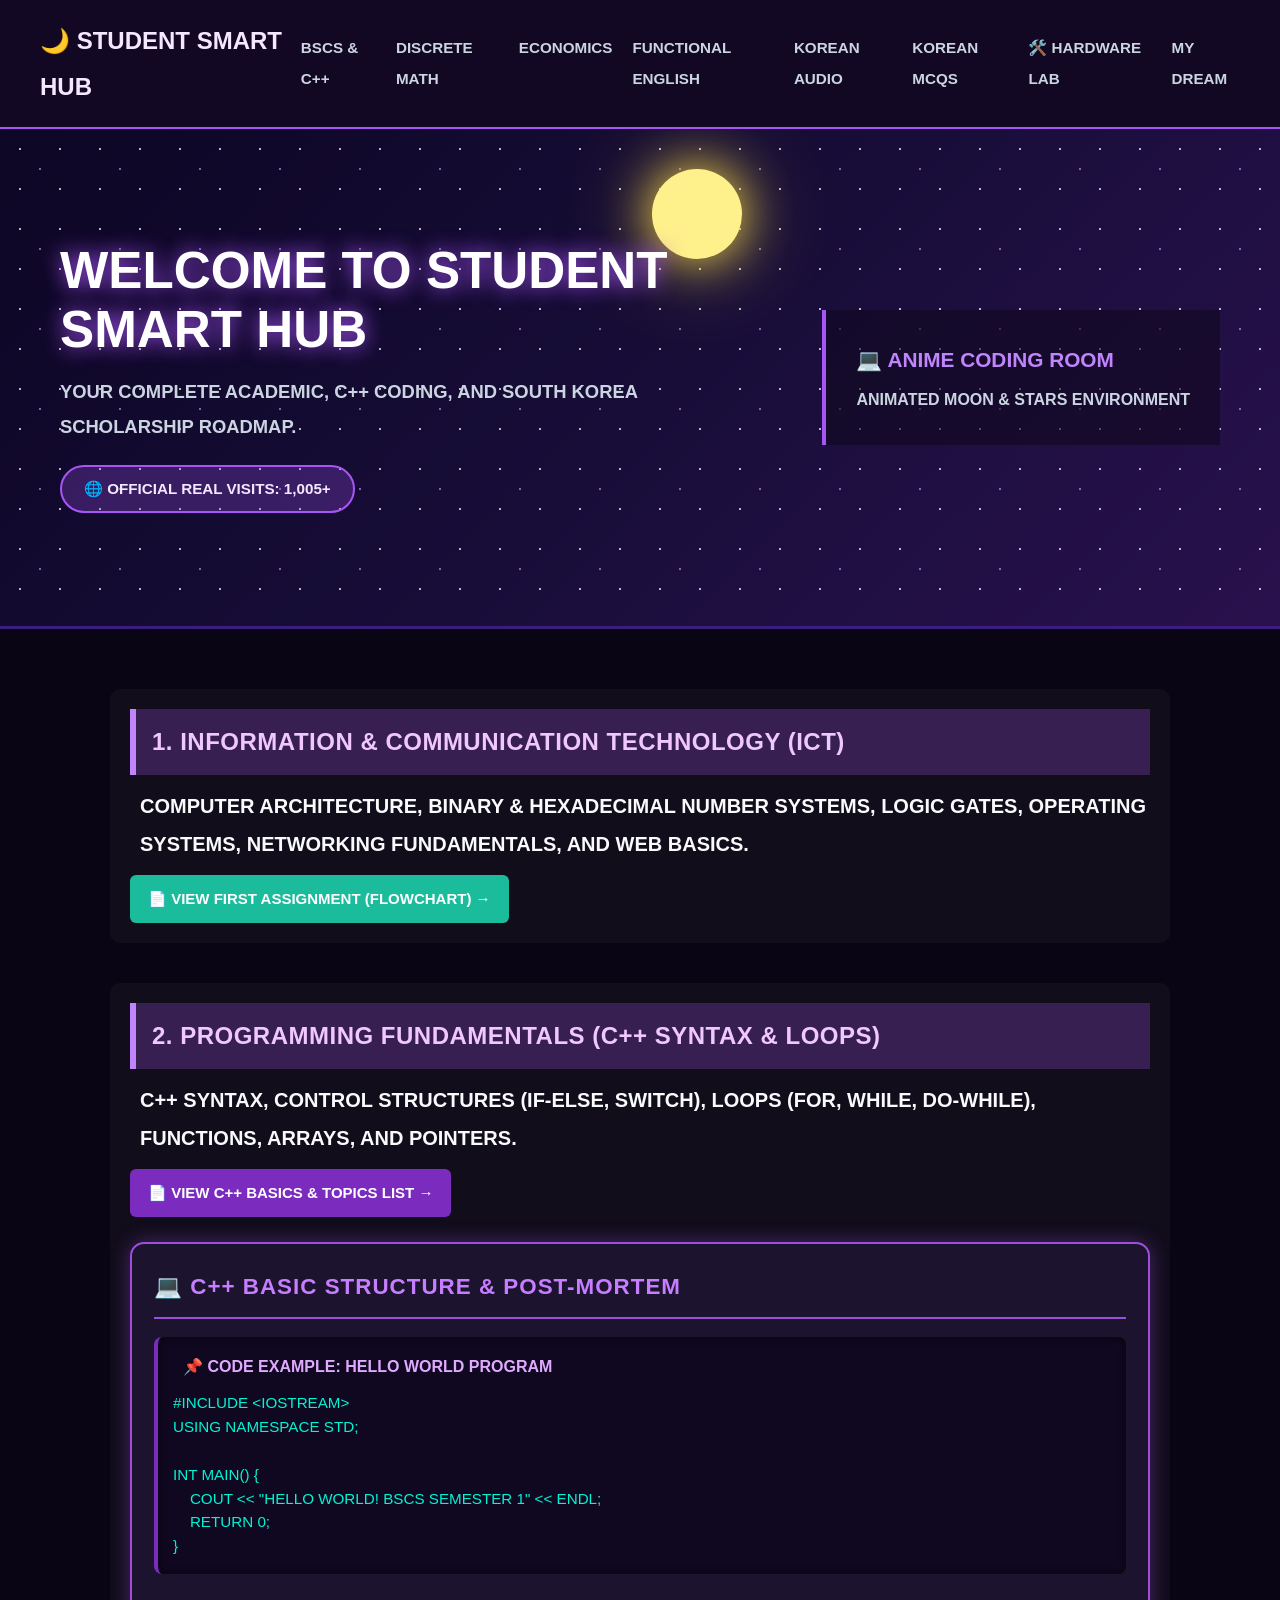
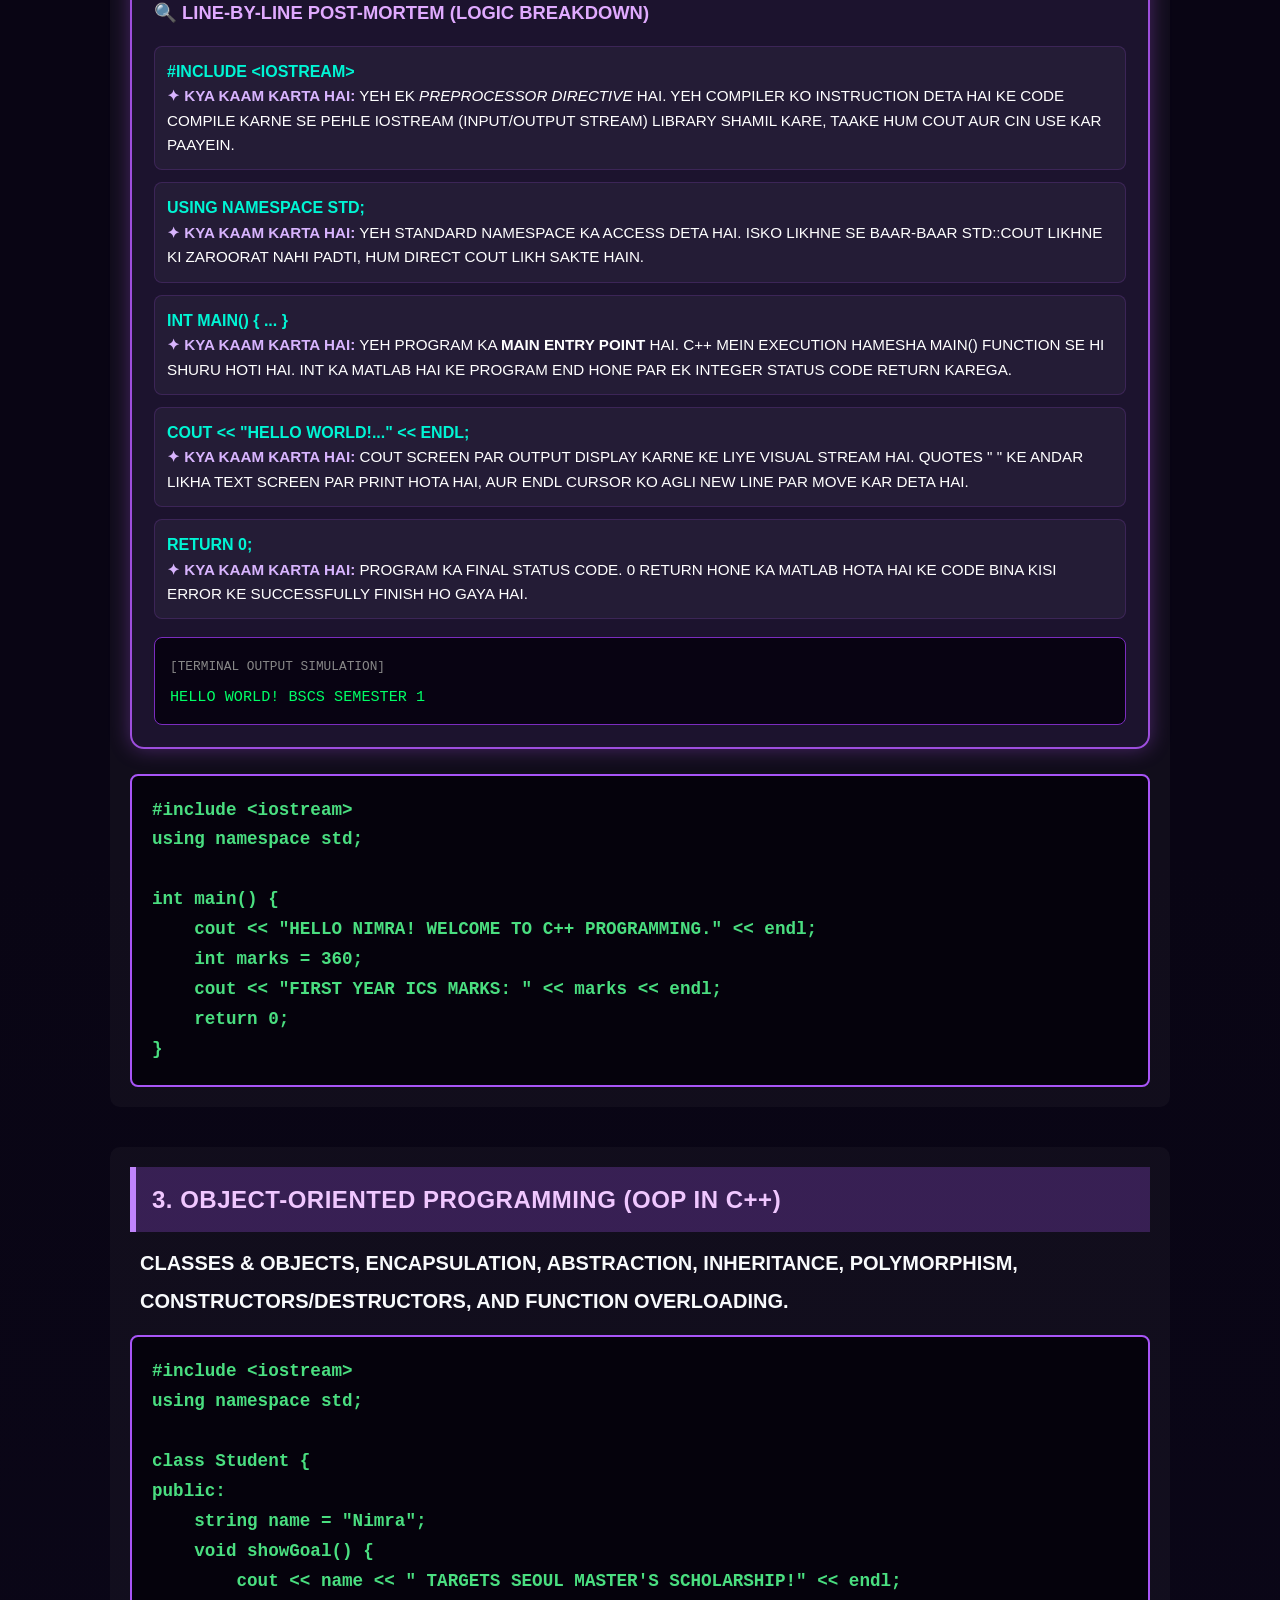
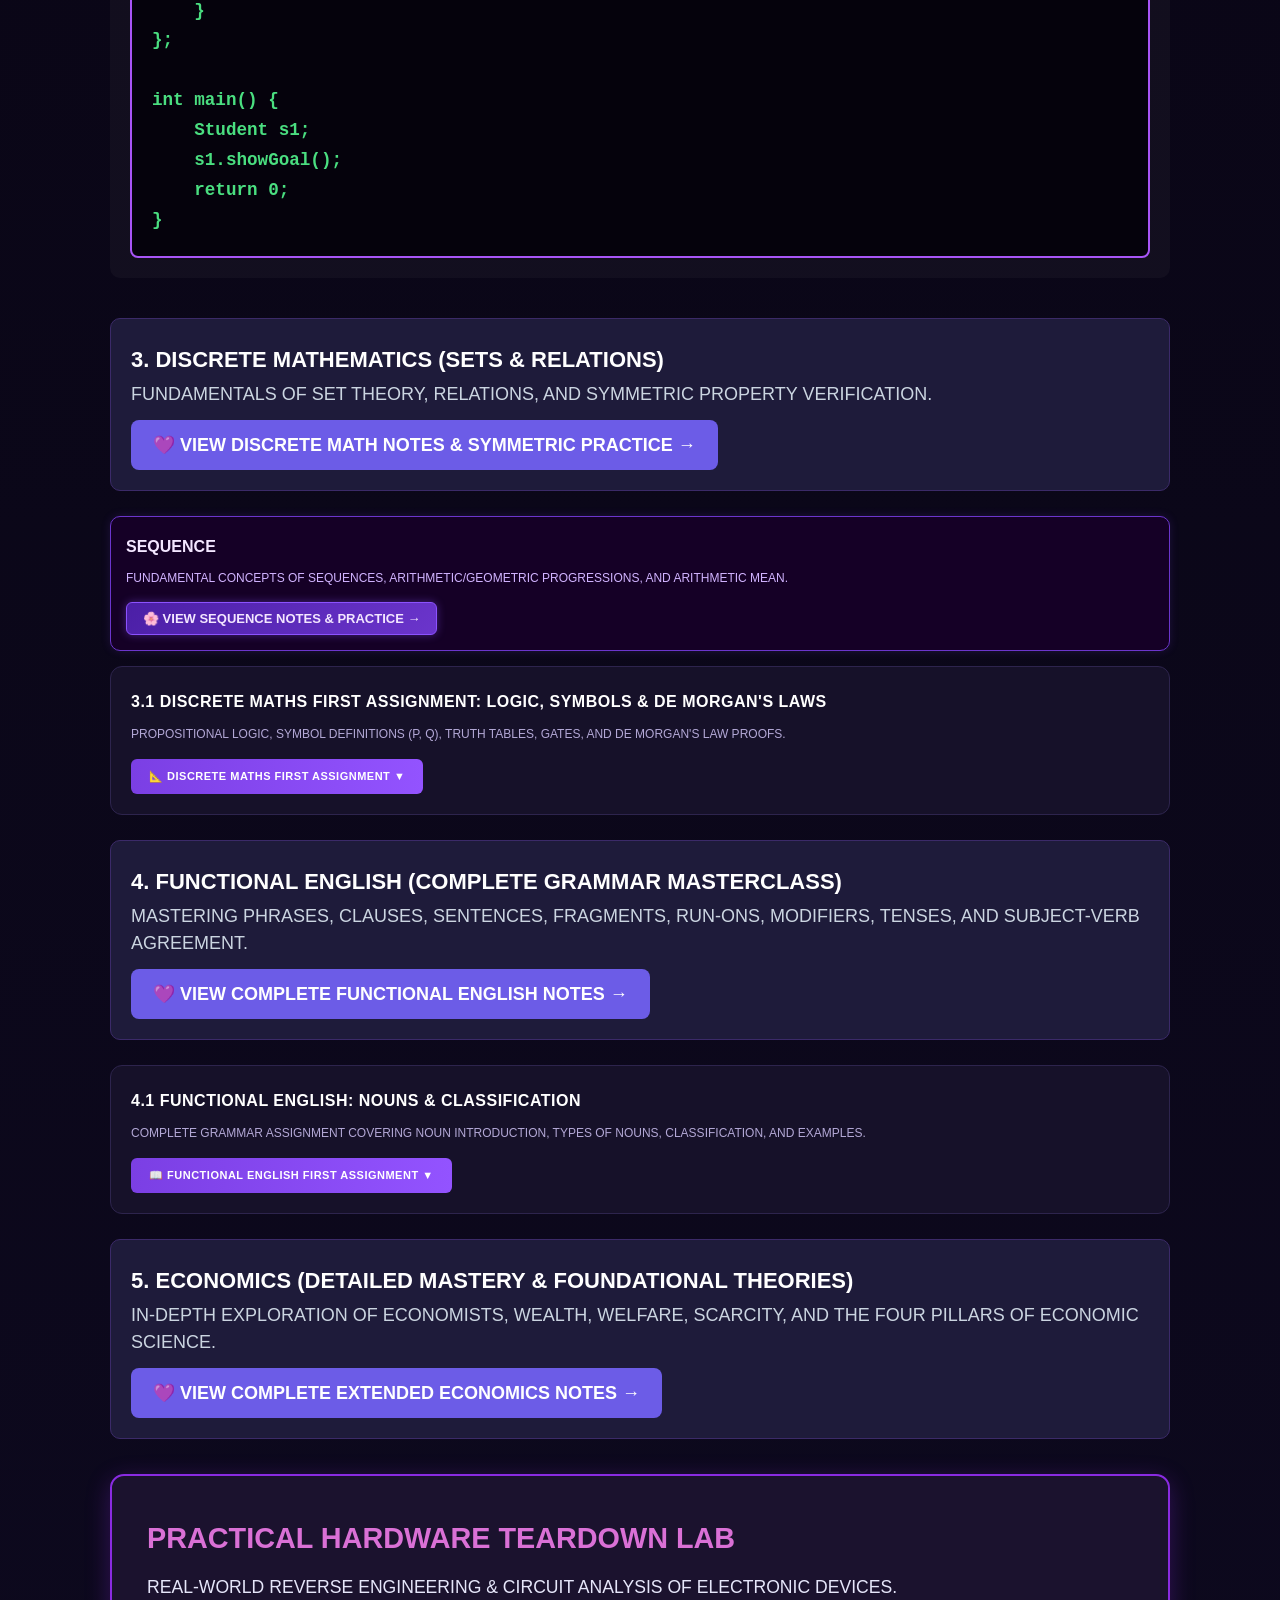
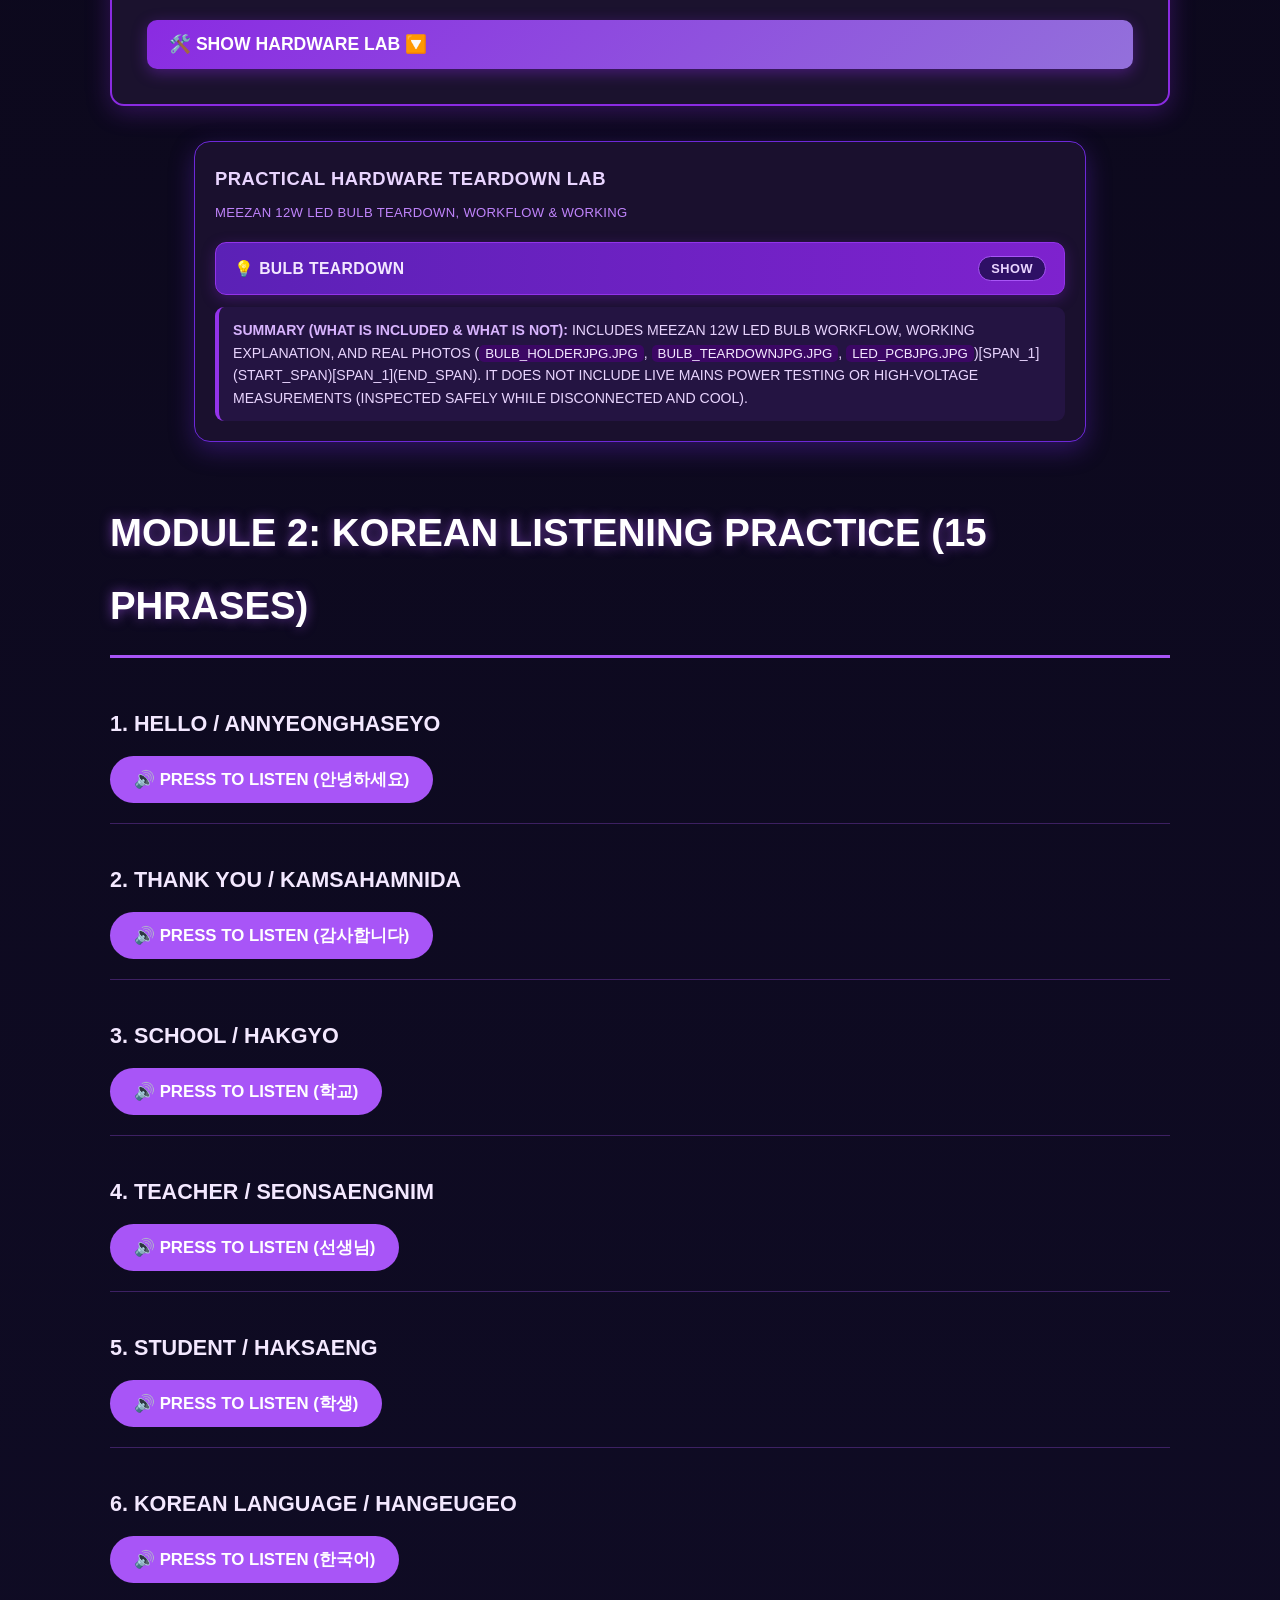
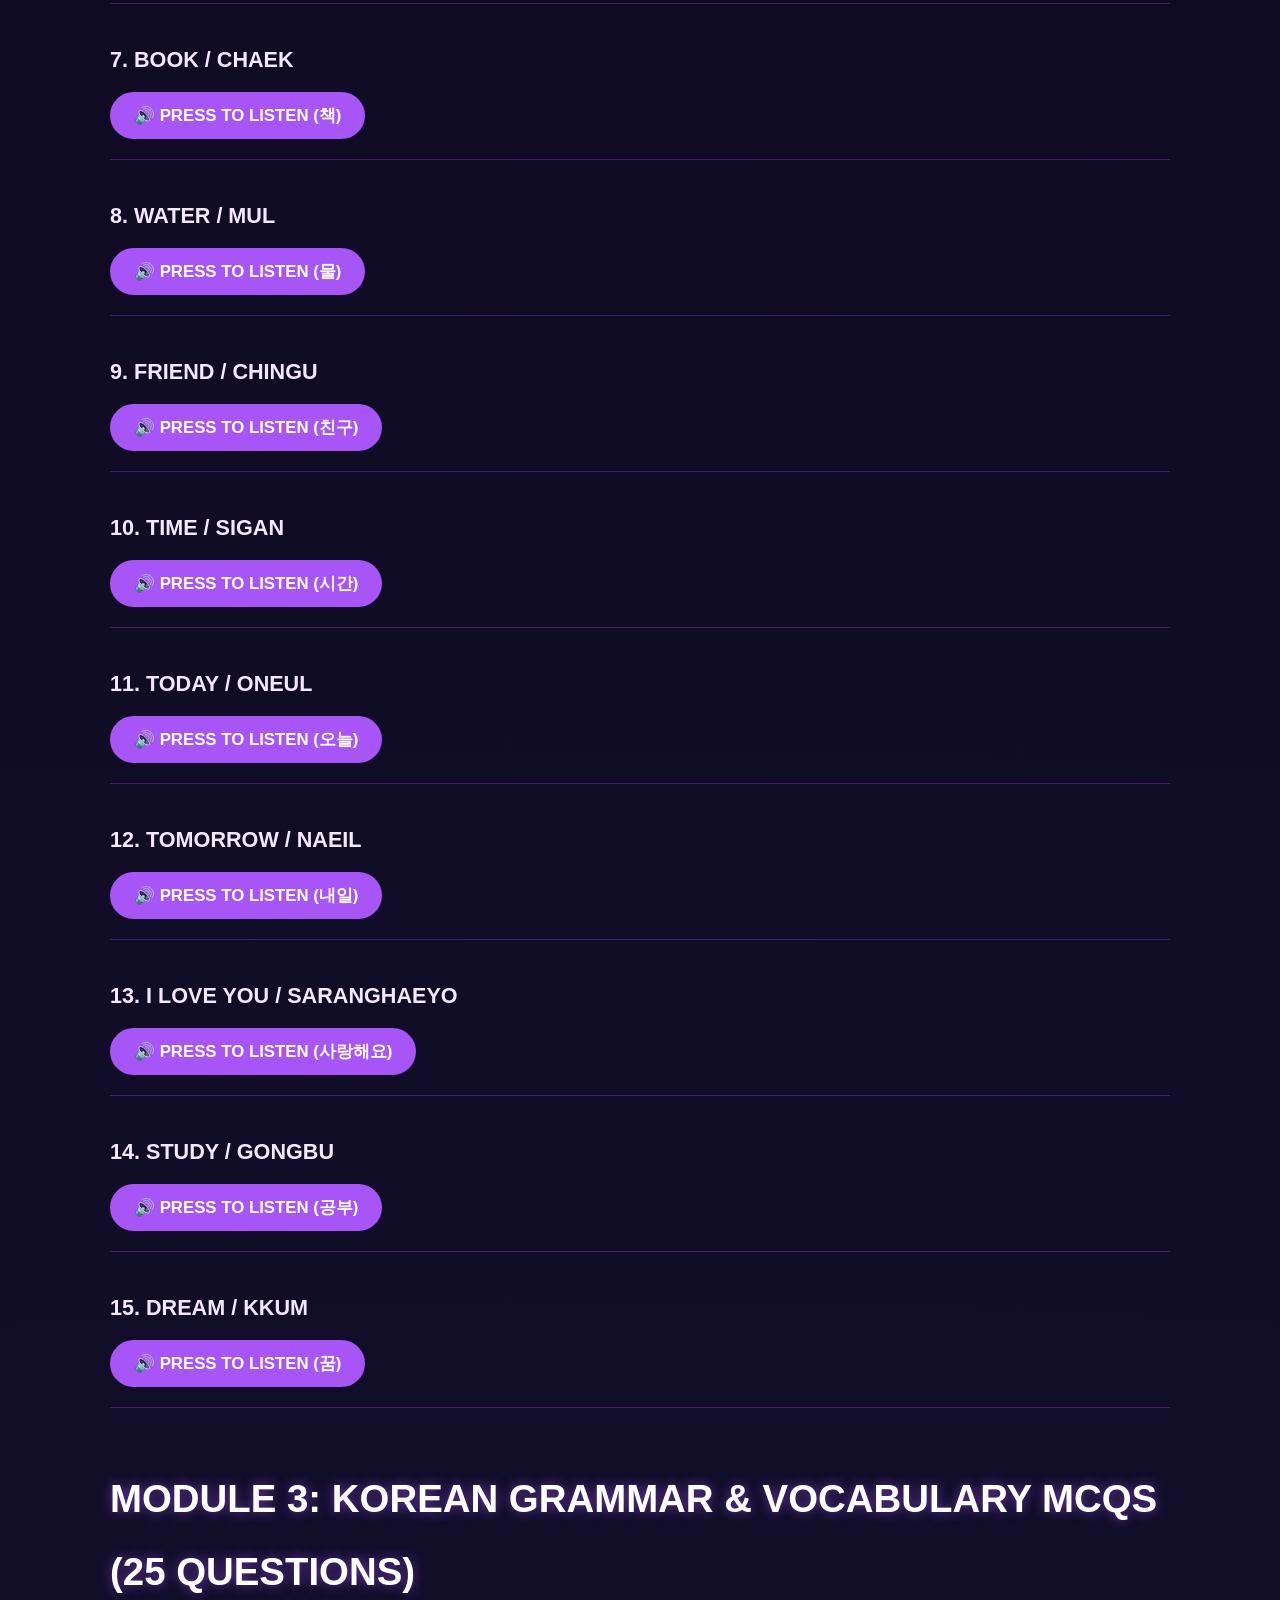
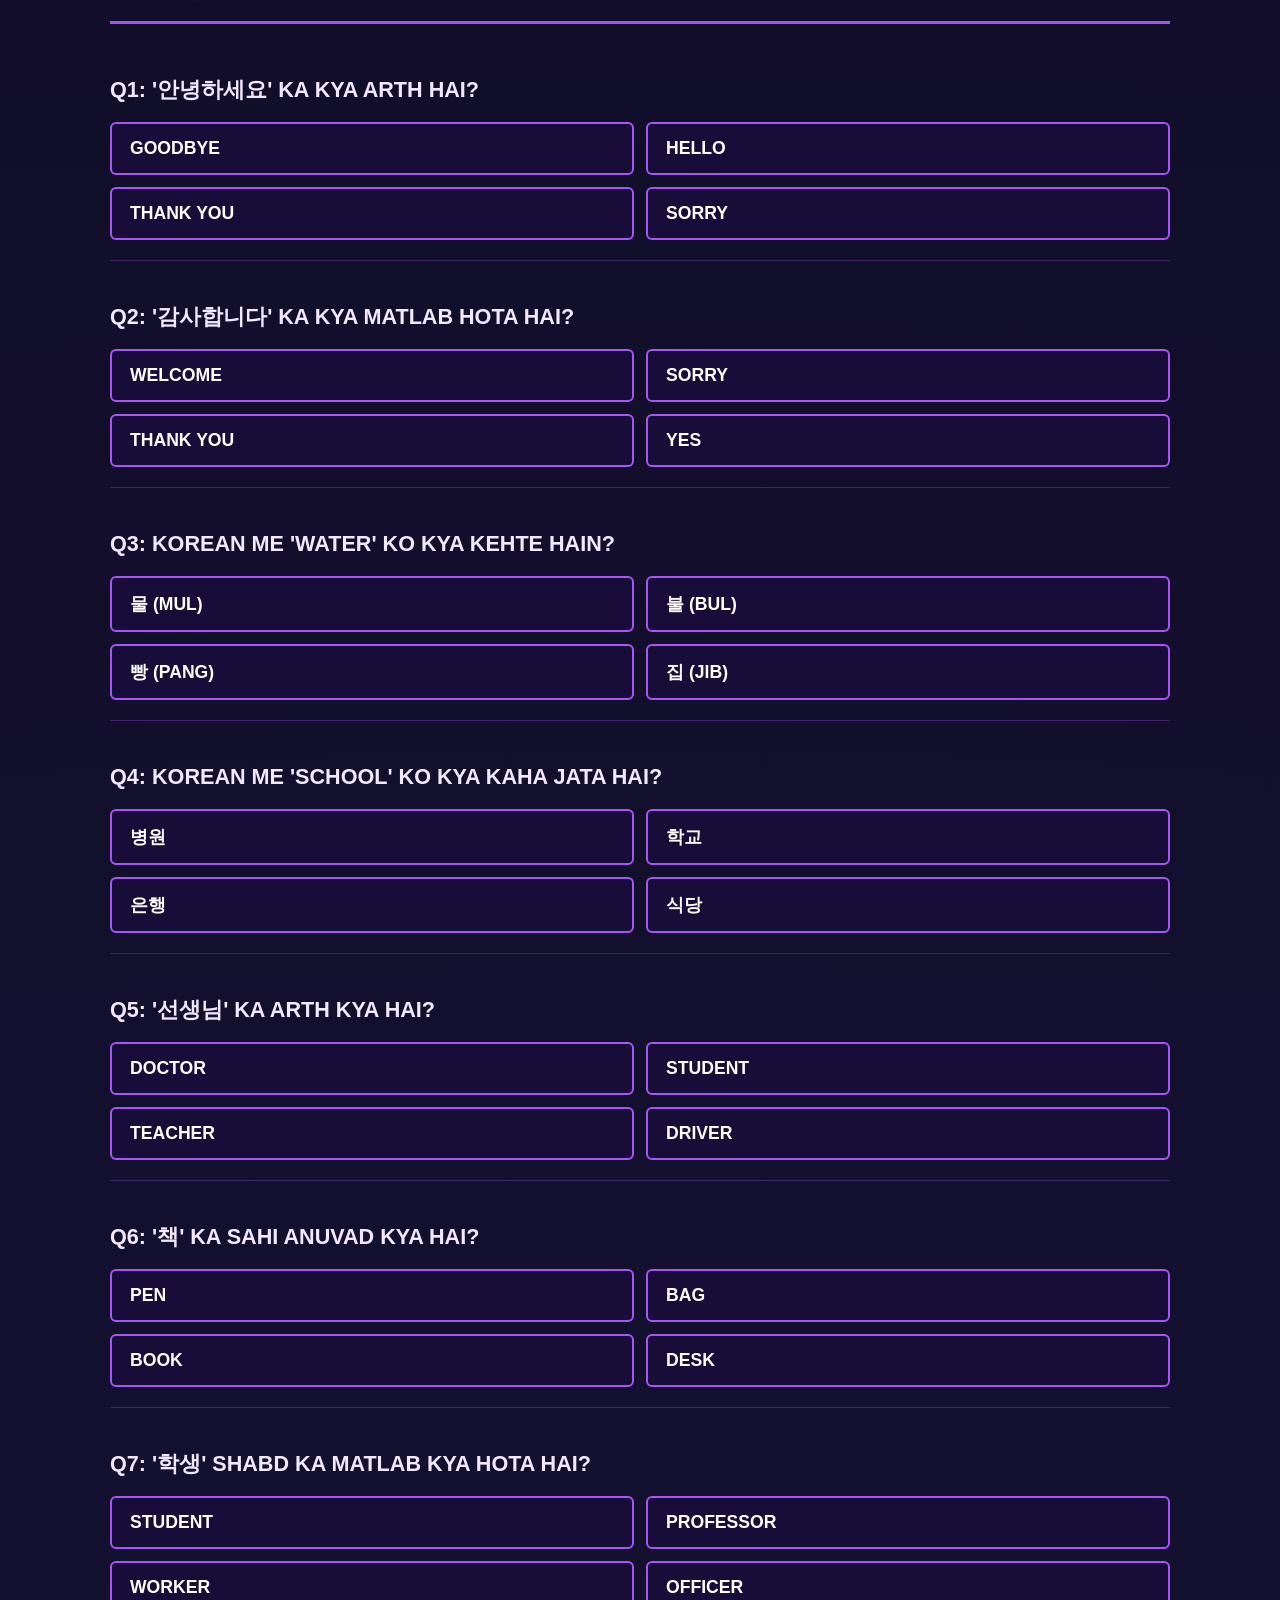
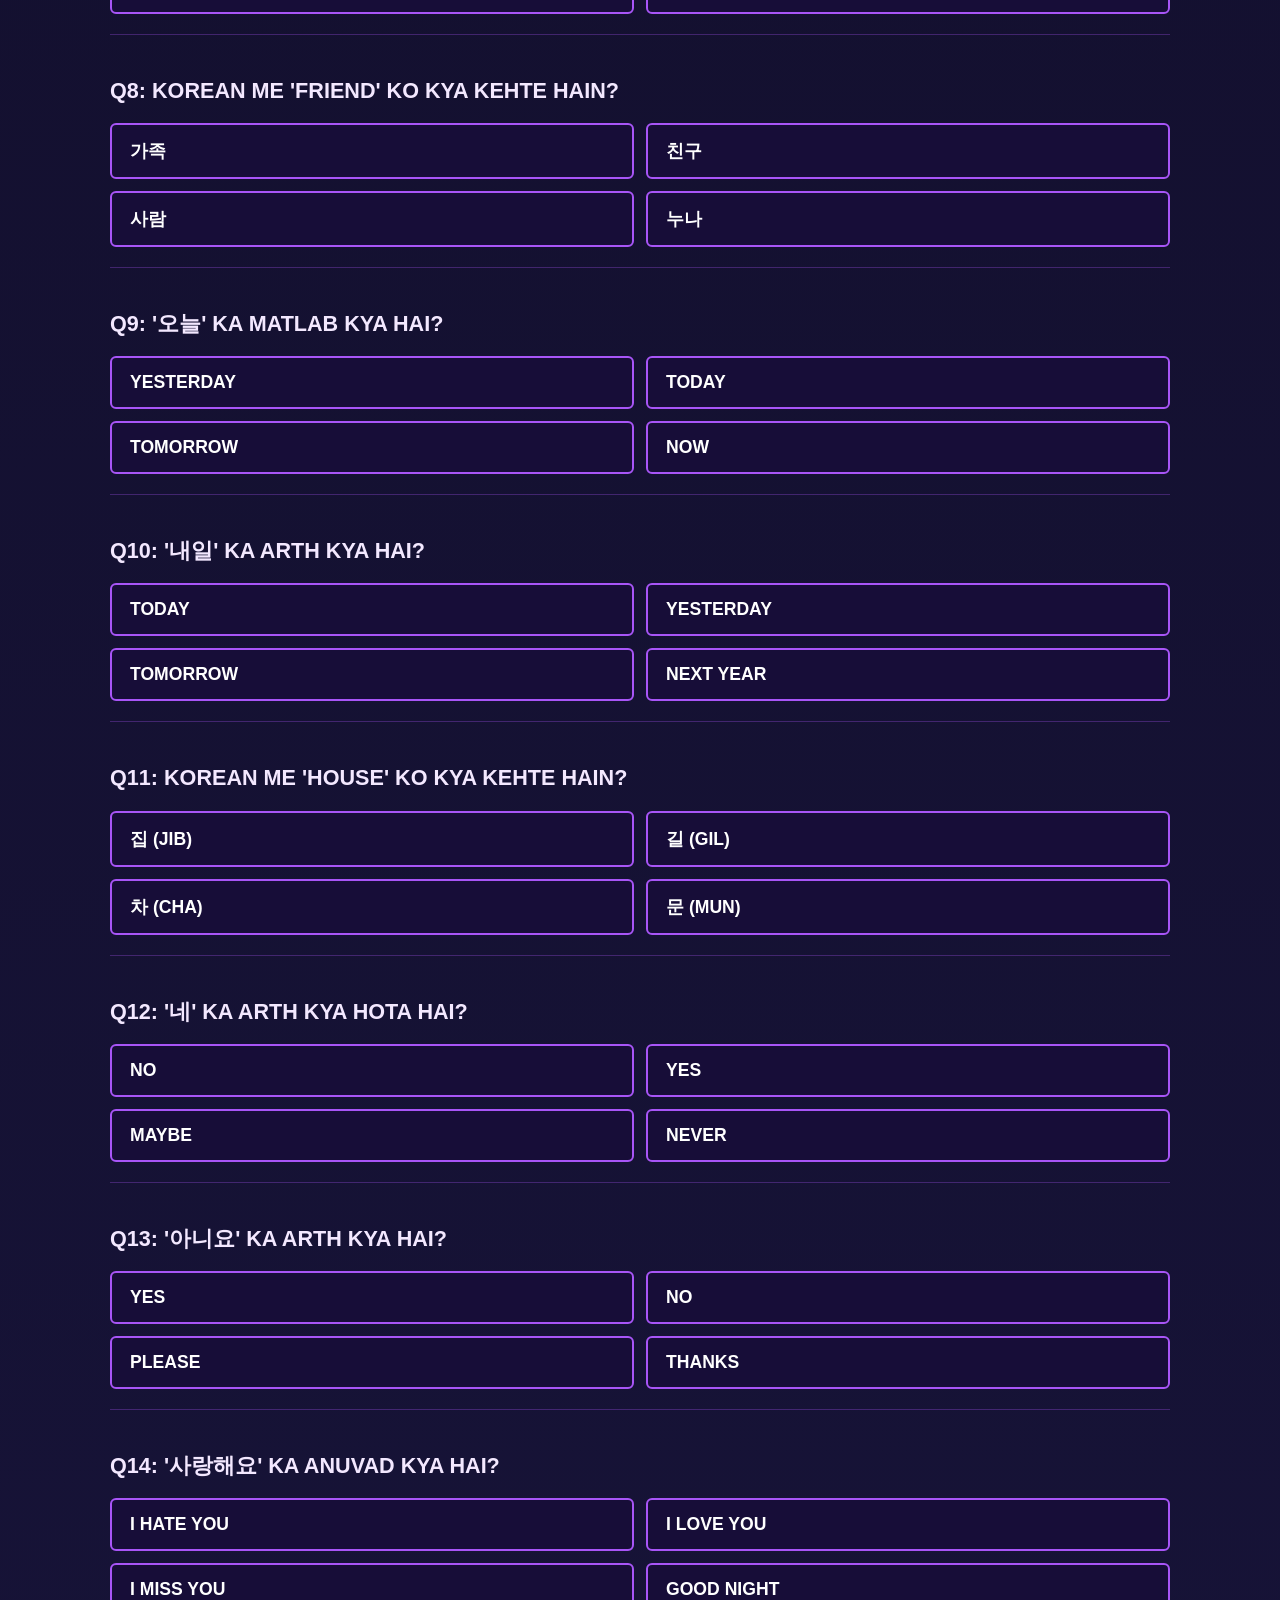
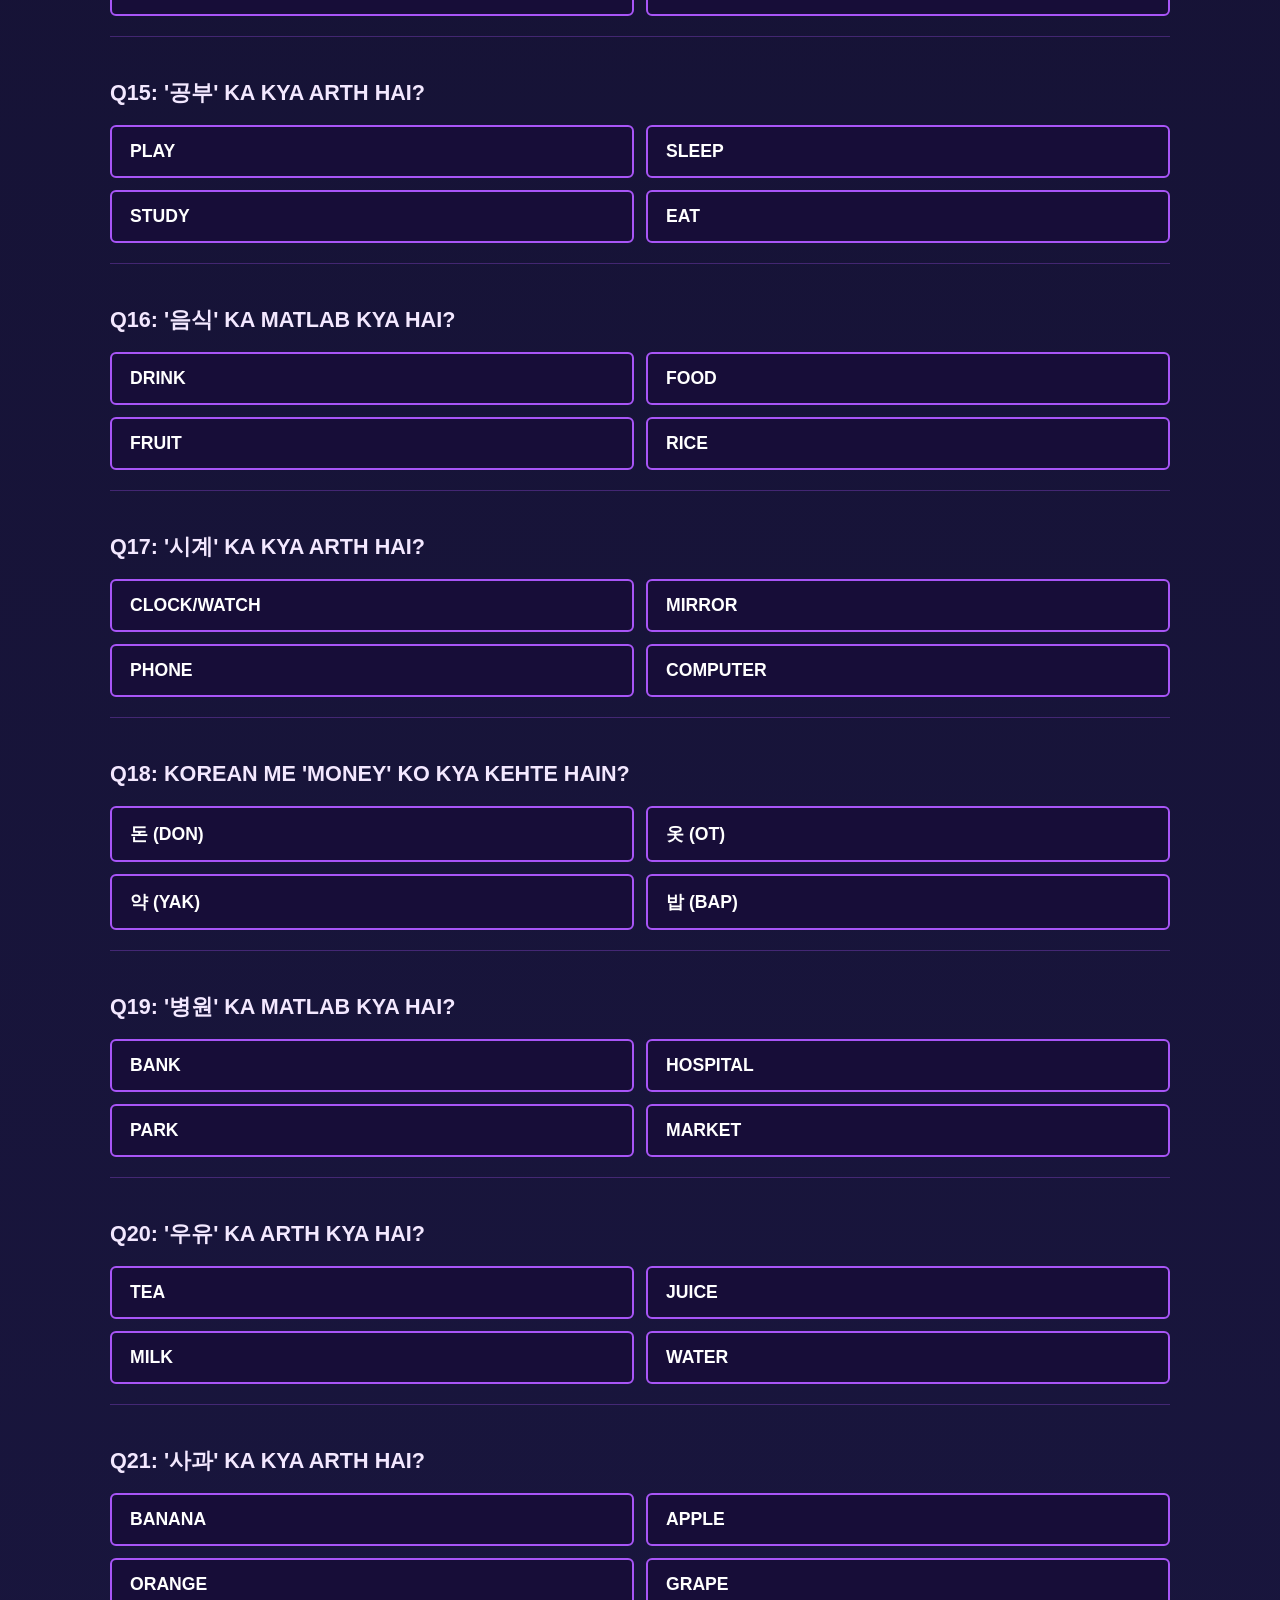
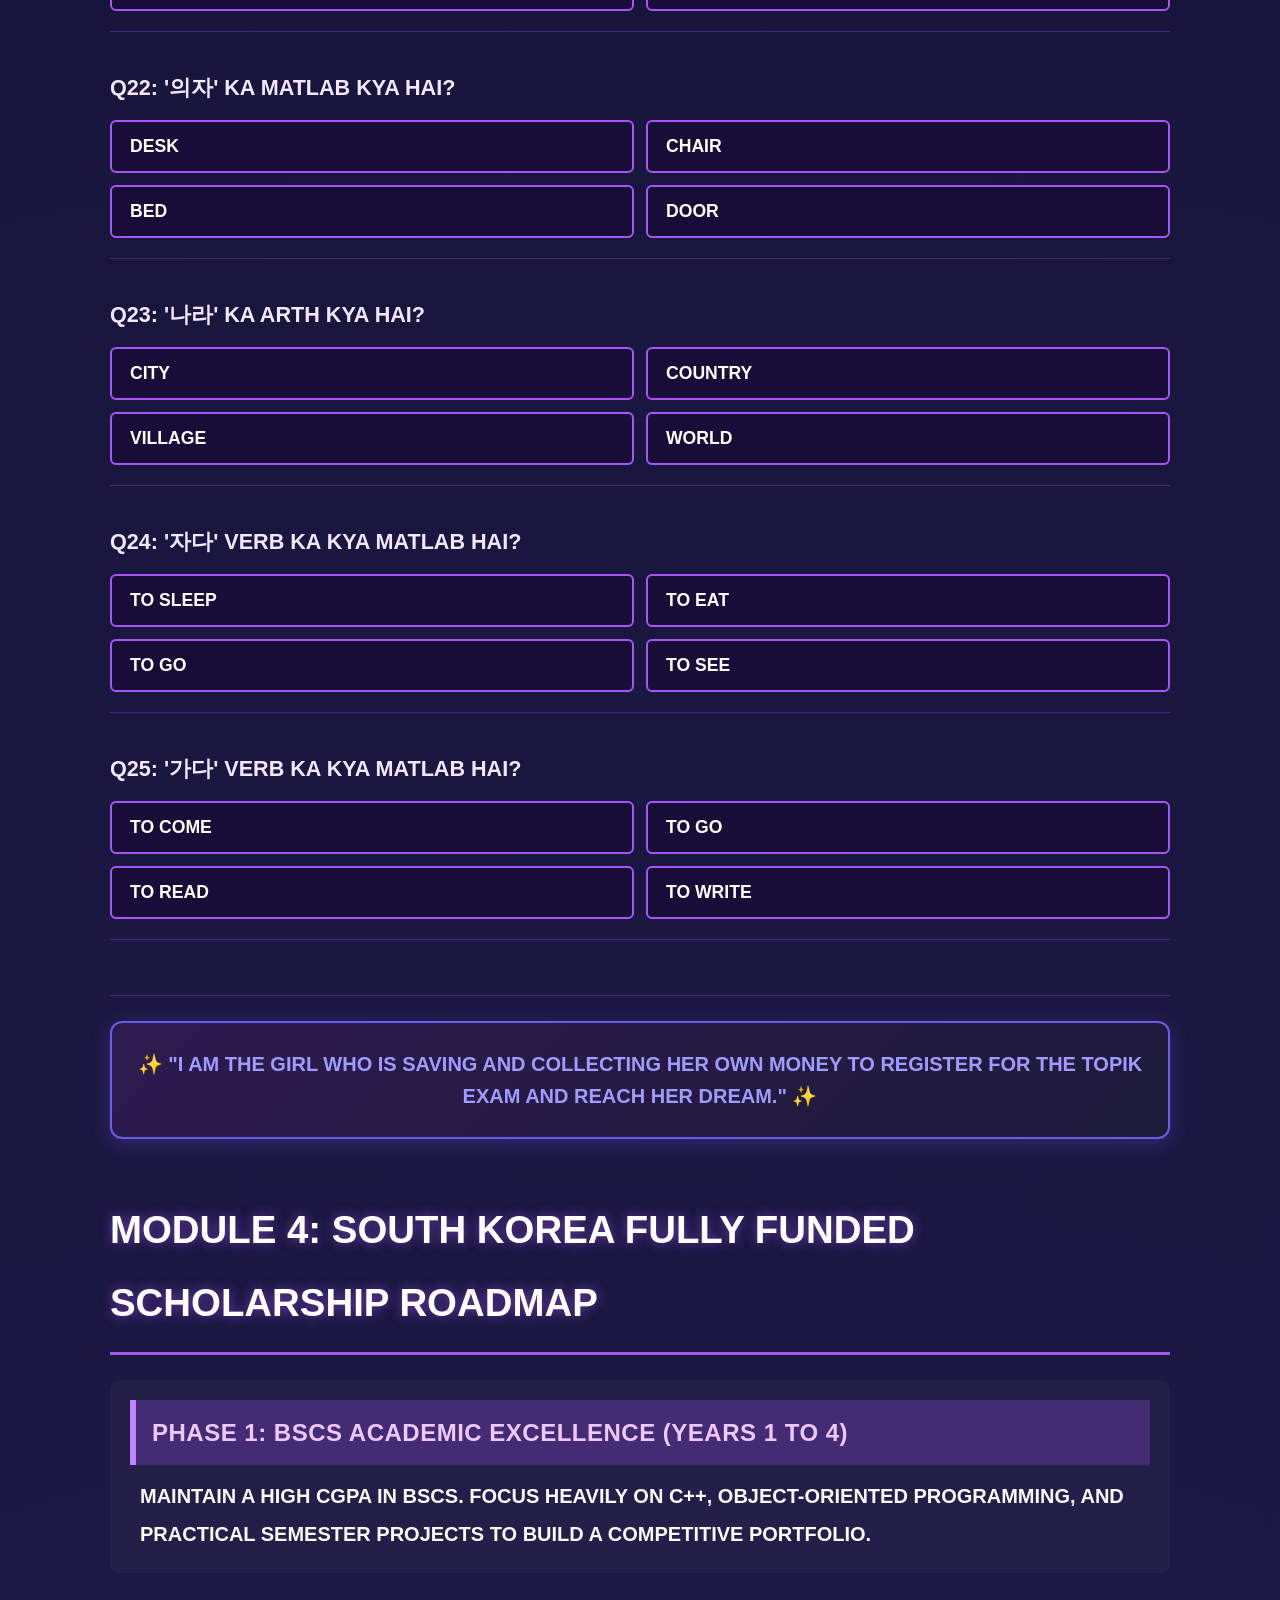
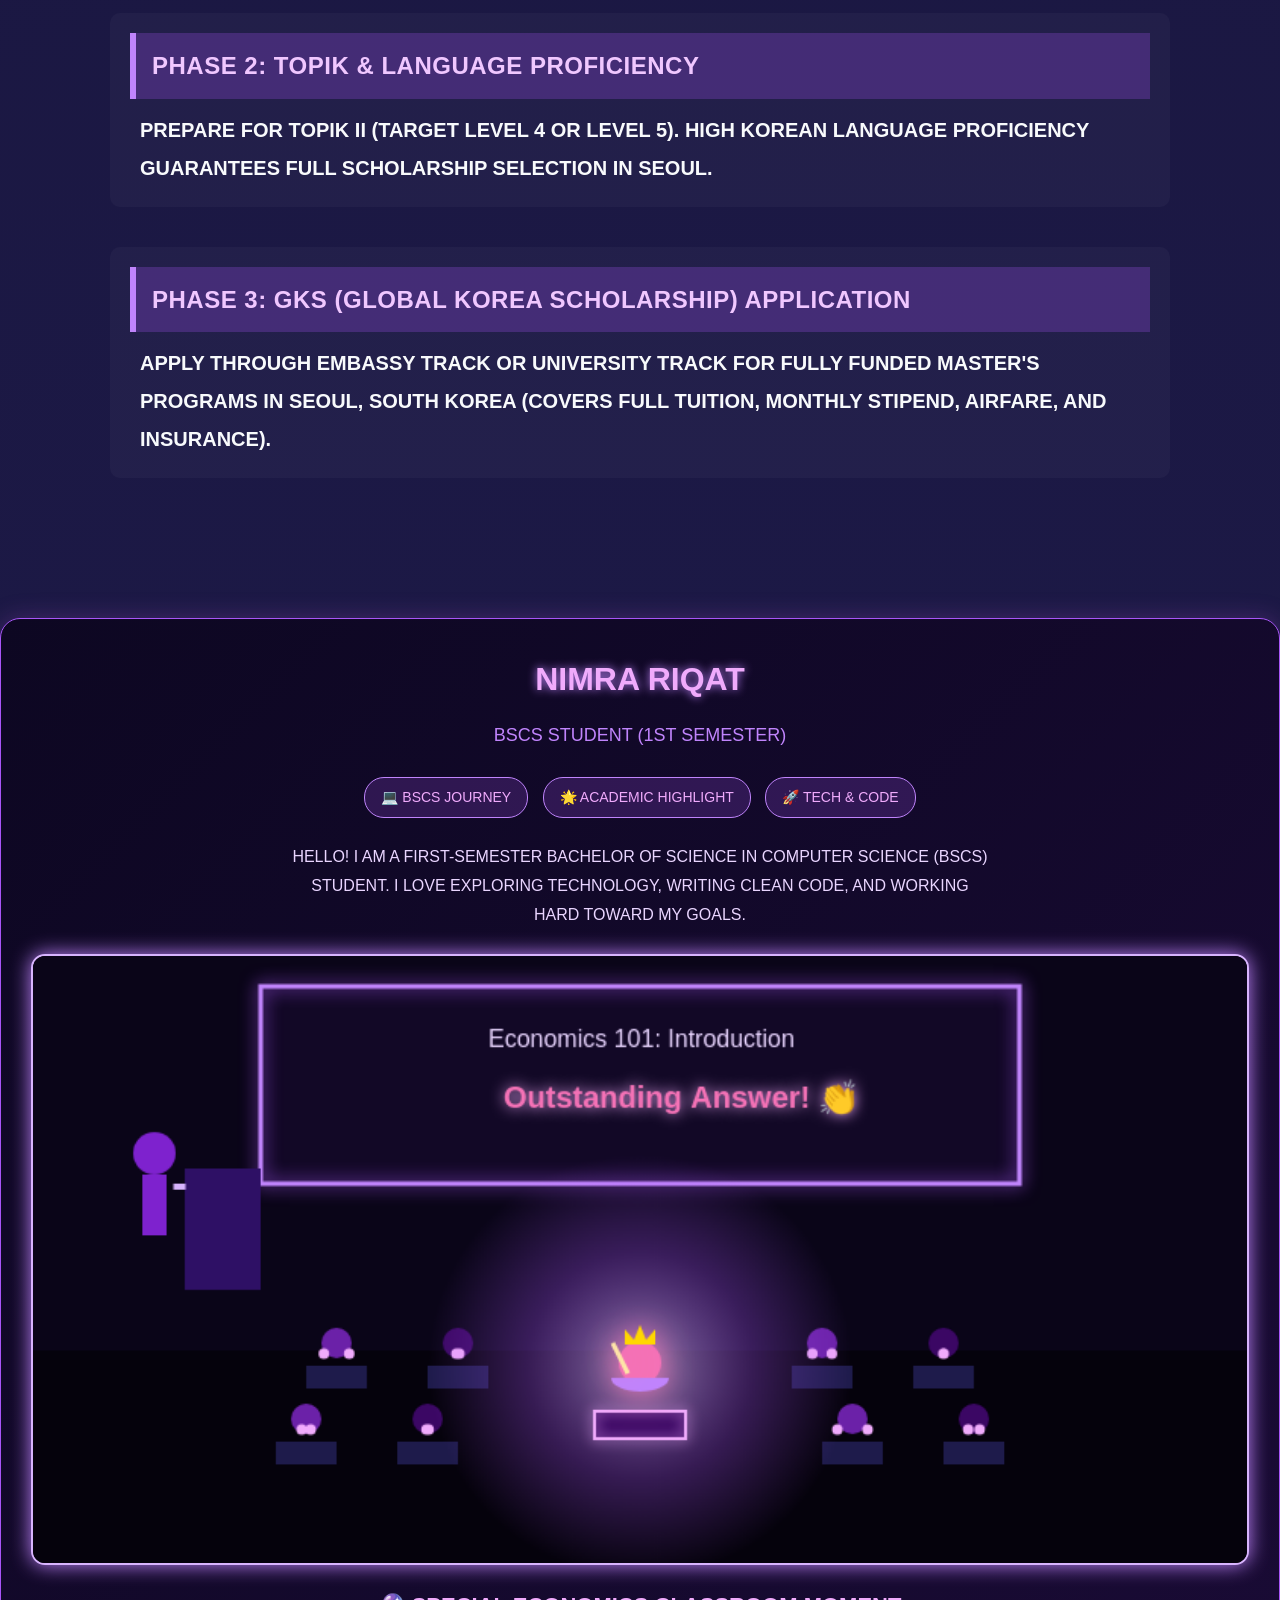
<file: index.html>
<!DOCTYPE html>
<html lang="en">
<head>
    <meta charset="UTF-8">
    <meta name="viewport" content="width=device-width, initial-scale=1.0">
    <title>STUDENT SMART HUB</title>
    <style>
        * {
            margin: 0;
            padding: 0;
            box-sizing: border-box;
            font-family: 'Segoe UI', Tahoma, Geneva, Verdana, sans-serif;
            text-transform: UPPERCASE;
        }

        body {
            background-color: #0b0719;
            color: #ffffff;
            overflow-x: hidden;
            line-height: 1.9;
        }

        /* TOP NAVBAR */
        .navbar {
            display: flex;
            justify-content: space-between;
            align-items: center;
            padding: 18px 40px;
            background: #120824;
            border-bottom: 2px solid #a855f7;
            position: sticky;
            top: 0;
            z-index: 100;
        }

        .nav-brand {
            font-size: 1.5rem;
            font-weight: 900;
            color: #f3e8ff;
        }

        .nav-links {
            display: flex;
            gap: 20px;
            list-style: none;
        }

        .nav-links a {
            color: #cbd5e1;
            text-decoration: none;
            font-size: 0.95rem;
            font-weight: 900;
        }

        .nav-links a:hover {
            color: #c084fc;
        }

        /* ANIME ROOM HERO SECTION */
        .hero-banner {
            position: relative;
            width: 100%;
            min-height: 500px;
            background: linear-gradient(135deg, #0d0624 0%, #170d38 50%, #29114d 100%);
            display: flex;
            align-items: center;
            justify-content: space-between;
            padding: 50px 60px;
            overflow: hidden;
            border-bottom: 3px solid #3b1d7d;
        }

        .stars-bg {
            position: absolute;
            inset: 0;
            background-image: radial-gradient(#fff 1px, transparent 1px), radial-gradient(#c084fc 1.5px, transparent 1.5px);
            background-size: 40px 40px, 80px 80px;
            animation: twinkle 10s linear infinite;
            pointer-events: none;
            opacity: 0.7;
        }

        @keyframes twinkle {
            0% { background-position: 0 0, 0 0; }
            100% { background-position: 100px 200px, -200px 100px; }
        }

        .moon-art {
            position: absolute;
            top: 40px;
            right: 42%;
            width: 90px;
            height: 90px;
            background: #fef08a;
            border-radius: 50%;
            box-shadow: 0 0 50px #fde047, 0 0 100px rgba(253, 224, 71, 0.4);
            animation: moonGlow 4s ease-in-out infinite alternate;
        }

        @keyframes moonGlow {
            0% { transform: scale(1); box-shadow: 0 0 40px #fde047; }
            100% { transform: scale(1.05); box-shadow: 0 0 70px #fef08a; }
        }

        .hero-left {
            position: relative;
            z-index: 2;
            max-width: 650px;
        }

        .hero-title {
            font-size: 3.2rem;
            font-weight: 900;
            line-height: 1.15;
            margin-bottom: 15px;
            color: #ffffff;
            text-shadow: 0 0 20px #a855f7;
        }

        .hero-desc {
            font-size: 1.15rem;
            color: #cbd5e1;
            margin-bottom: 20px;
            font-weight: 800;
        }

        .visitor-badge {
            display: inline-block;
            background: rgba(168, 85, 247, 0.25);
            border: 2px solid #a855f7;
            padding: 8px 22px;
            border-radius: 30px;
            font-size: 0.95rem;
            font-weight: 900;
            color: #f3e8ff;
        }

        .hero-right {
            position: relative;
            z-index: 2;
            padding: 30px;
            border-left: 4px solid #a855f7;
            background: rgba(15, 8, 30, 0.6);
        }

        .hero-right h3 {
            color: #c084fc;
            font-size: 1.3rem;
            font-weight: 900;
        }

        /* LONG CONTINUOUS MAIN CONTAINER (VERY CLEAR & LARGE TEXT) */
        .main-container {
            width: 100%;
            max-width: 1100px;
            margin: 0 auto;
            padding: 60px 20px;
        }

        .section-header {
            font-size: 2.4rem;
            font-weight: 900;
            color: #ffffff;
            margin-top: 55px;
            margin-bottom: 25px;
            padding-bottom: 12px;
            border-bottom: 3px solid #a855f7;
            text-shadow: 0 0 12px rgba(168, 85, 247, 0.6);
        }

        .content-block {
            margin-bottom: 40px;
            background: rgba(255, 255, 255, 0.03);
            padding: 20px;
            border-radius: 10px;
        }

        /* HIGHLIGHT POINT - EXTRA LARGE & BOLD */
        .content-block strong {
            display: block;
            font-size: 1.5rem;
            font-weight: 900;
            color: #f0c7ff;
            margin-bottom: 12px;
            background: rgba(168, 85, 247, 0.25);
            padding: 10px 16px;
            border-left: 6px solid #c084fc;
            letter-spacing: 0.5px;
        }

        /* INNER POINTS - LARGE & CLEAR */
        .content-block p {
            font-size: 1.25rem;
            color: #f8fafc;
            font-weight: 800;
            padding-left: 10px;
            line-height: 1.9;
        }

        /* C++ STEP-BY-STEP CODE BOX */
        .code-box {
            background: #05020c;
            border: 2px solid #a855f7;
            border-radius: 8px;
            padding: 20px;
            margin-top: 15px;
            font-family: monospace;
            font-size: 1.1rem;
            color: #4ade80;
            overflow-x: auto;
            text-transform: none;
            font-weight: 700;
            line-height: 1.7;
            white-space: pre-wrap;
        }

        /* KOREAN EXERCISES & QUIZZES */
        .item-row {
            padding: 20px 0;
            border-bottom: 1px solid rgba(168, 85, 247, 0.3);
            margin-bottom: 15px;
        }

        .item-title {
            font-size: 1.35rem;
            font-weight: 900;
            color: #f3e8ff;
            margin-bottom: 12px;
        }

        .audio-btn {
            background: #a855f7;
            color: #ffffff;
            border: none;
            padding: 12px 24px;
            border-radius: 25px;
            font-size: 1.05rem;
            font-weight: 900;
            cursor: pointer;
            transition: background 0.2s;
        }

        .audio-btn:hover {
            background: #9333ea;
        }

        .options-grid {
            display: grid;
            grid-template-columns: 1fr 1fr;
            gap: 12px;
            margin-top: 12px;
        }

        @media(max-width: 600px) {
            .options-grid { grid-template-columns: 1fr; }
            .hero-title { font-size: 2.2rem; }
            .navbar { flex-direction: column; gap: 10px; text-align: center; }
            .hero-banner { flex-direction: column; text-align: center; }
            .hero-right { border-left: none; border-top: 4px solid #a855f7; margin-top: 20px; }
        }

        .opt-btn {
            background: #170d38;
            color: #ffffff;
            border: 2px solid #a855f7;
            padding: 14px 18px;
            border-radius: 6px;
            cursor: pointer;
            text-align: left;
            font-size: 1.1rem;
            font-weight: 900;
            transition: all 0.2s;
        }

        .opt-btn:hover {
            background: #3b1d7d;
        }

        .opt-btn.correct {
            background-color: #15803d !important;
            border-color: #22c55e !important;
        }

        .opt-btn.incorrect {
            background-color: #b91c1c !important;
            border-color: #ef4444 !important;
        }

        /* FOOTER */
        .site-footer {
            text-align: center;
            padding: 35px;
            border-top: 2px solid #3b1d7d;
            font-size: 1.05rem;
            font-weight: 900;
            color: #94a3b8;
            letter-spacing: 1px;
            margin-top: 50px;
}
/* Purple Night Theme Background */
body {
    margin: 0;
    padding: 0;
    background: radial-gradient(circle at bottom, #1e1b4b 0%, #090514 80%);
    min-height: 100vh;
    overflow-x: hidden;
    font-family: 'Segoe UI', Tahoma, Geneva, Verdana, sans-serif;
    color: #f3e8ff;
}
/* Purple Night Theme Background */
body {
    margin: 0;
    padding: 0;
    background: radial-gradient(circle at bottom, #1e1b4b 0%, #090514 85%);
    min-height: 100vh;
    overflow-x: hidden;
    font-family: 'Segoe UI', Tahoma, Geneva, Verdana, sans-serif;
    color: #f3e8ff;
}

/* Large Animated Moon */
.moon {
    position: fixed;
    top: 50px;
    right: 30px;
    width: 70px;
    height: 70px;
    border-radius: 50%;
    background: radial-gradient(circle at 30% 30%, #fffdf5, #d8b4fe);
    box-shadow: 0 0 30px #c084fc, 0 0 60px rgba(192, 132, 252, 0.6), 0 0 100px rgba(168, 85, 247, 0.4);
    animation: floatMoon 5s ease-in-out infinite;
    z-index: 0;
    pointer-events: none;
}
@keyframes floatMoon {
    0%, 100% { transform: translateY(0px) translateX(0px); }
    50% { transform: translateY(-12px) translateX(-6px); }
}

/* Twinkling Stars */
.star {
    position: fixed;
    background: #ffffff;
    border-radius: 50%;
    box-shadow: 0 0 8px #e9d5ff;
    animation: twinkleMove 4s ease-in-out infinite;
    z-index: 0;
    pointer-events: none;
}
@keyframes twinkleMove {
    0%, 100% { opacity: 0.2; transform: scale(0.7) translateY(0px); }
    50% { opacity: 1; transform: scale(1.3) translateY(-8px); }
}

/* Top Bar with Corner Menu Button */
.corner-topbar {
    position: fixed;
    top: 0;
    left: 0;
    width: 100%;
    padding: 18px 22px;
    display: flex;
    align-items: center;
    gap: 16px;
    z-index: 1001;
    background: rgba(9, 5, 20, 0.4);
    backdrop-filter: blur(10px);
}

.menu-btn {
    background: transparent;
    border: none;
    cursor: pointer;
    color: #e9d5ff;
    font-size: 1.6rem;
    padding: 4px 8px;
    text-shadow: 0 0 10px rgba(192, 132, 252, 0.8);
    transition: 0.3s;
}
.menu-btn:hover {
    color: #c084fc;
    text-shadow: 0 0 15px #c084fc;
}

.topbar-title {
    font-size: 1.15rem;
    font-weight: 600;
    color: #e9d5ff;
    letter-spacing: 0.5px;
}

    </style>
</head>
<body>

       <!-- TOP NAVBAR -->
    <nav class="navbar">
        <div class="nav-brand">🌙 STUDENT SMART HUB</div>
        <ul class="nav-links">
            <li><a href="#bs-cs">BSCS & C++</a></li>
            <li><a href="#discrete-math">DISCRETE MATH</a></li>
            <li><a href="#economics">ECONOMICS</a></li>
            <li><a href="#functional-english">FUNCTIONAL ENGLISH</a></li>
            <li><a href="#korean-audio">KOREAN AUDIO</a></li>
            <li><a href="#korean-mcqs">KOREAN MCQS</a></li>
            <li><a href="#hardware-lab">🛠️ HARDWARE LAB</a></li>

        <li><a href="#dream">MY DREAM</a></li>

        </ul>
    </nav>


    <!-- HERO BANNER -->
    <header class="hero-banner">
        <div class="stars-bg"></div>
        <div class="moon-art"></div>

        <div class="hero-left">
            <h1 class="hero-title">WELCOME TO STUDENT SMART HUB</h1>
            <p class="hero-desc">YOUR COMPLETE ACADEMIC, C++ CODING, AND SOUTH KOREA SCHOLARSHIP ROADMAP.</p>
            <div class="visitor-badge">
                🌐 OFFICIAL REAL VISITS: <span id="visitCount">LOADING...</span>
            </div>
        </div>

        <div class="hero-right">
            <h3>💻 ANIME CODING ROOM</h3>
            <p style="color: #cbd5e1; font-weight: 800; margin-top: 5px;">ANIMATED MOON & STARS ENVIRONMENT</p>
        </div>
    </header>

       


    <!-- MAIN LONG CONTINUOUS CONTAINER -->
    <main class="main-container">

        <!-- MODULE 1: BSCS 1ST SEMESTER & C++ PROGRAMS -->

     <div class="content-block">
    <strong>1. INFORMATION & COMMUNICATION TECHNOLOGY (ICT)</strong>
    <p>COMPUTER ARCHITECTURE, BINARY & HEXADECIMAL NUMBER SYSTEMS, LOGIC GATES, OPERATING SYSTEMS, NETWORKING FUNDAMENTALS, AND WEB BASICS.</p>
    
    <a href="flowchart.html" style="display: inline-block; background-color: #1abc9c; color: #ffffff; padding: 10px 18px; margin-top: 12px; text-decoration: none; border-radius: 6px; font-weight: bold; font-size: 15px;">
        📄 View First Assignment (Flowchart) &rarr;
    </a>
</div>

        </div>

        <div class="content-block">
            <strong>2. PROGRAMMING FUNDAMENTALS (C++ SYNTAX & LOOPS)</strong>
            <p>C++ SYNTAX, CONTROL STRUCTURES (IF-ELSE, SWITCH), LOOPS (FOR, WHILE, DO-WHILE), FUNCTIONS, ARRAYS, AND POINTERS.</p>
<a href="cxx_basics.html" style="display: inline-block; background-color: #7b2cbf; color: #ffffff; padding: 10px 18px; margin-top: 12px; text-decoration: none; border-radius: 6px; font-weight: bold; font-size: 15px;">
    📄 View C++ Basics & Topics List &rarr;
</a>



            
            <!-- C++ Step-by-Step Code Sample -->
<!-- ======================================================= -->
<!-- C++ BASIC STRUCTURE & POST-MORTEM SECTION -->
<!-- ======================================================= -->
<div style="background: rgba(30, 20, 50, 0.85); border: 2px solid #9d4edd; border-radius: 14px; padding: 22px; margin: 25px 0; box-shadow: 0 0 20px rgba(157, 78, 221, 0.4); font-family: 'Poppins', sans-serif;">
  
  <!-- Section Title -->
  <h2 style="color: #c77dff; font-size: 1.4rem; margin-top: 0; margin-bottom: 18px; border-bottom: 2px solid #9d4edd; padding-bottom: 8px; text-transform: uppercase; letter-spacing: 1px;">
    💻 C++ BASIC STRUCTURE & POST-MORTEM
  </h2>

  <!-- 1. Code Example Card -->
  <div style="background: #100820; border-left: 4px solid #7b2cbf; padding: 15px; border-radius: 8px; margin-bottom: 22px; box-shadow: inset 0 0 10px rgba(0, 0, 0, 0.5);">
    <p style="color: #e0aaff; font-weight: bold; margin-top: 0; margin-bottom: 10px; font-size: 1rem;">
      📌 Code Example: Hello World Program
    </p>
    <pre style="color: #00f5d4; font-family: 'Courier New', monospace; font-size: 0.95rem; margin: 0; overflow-x: auto; line-height: 1.5;">
<code>#include &lt;iostream&gt;
using namespace std;

int main() {
    cout &lt;&lt; "Hello World! BSCS Semester 1" &lt;&lt; endl;
    return 0;
}</code></pre>
  </div>

  <!-- 2. Post-Mortem Heading -->
  <h3 style="color: #e0aaff; font-size: 1.15rem; margin-top: 0; margin-bottom: 15px;">
    🔍 Line-by-Line Post-Mortem (Logic Breakdown)
  </h3>

  <!-- 3. Detailed Logic Items -->
  <ul style="list-style-type: none; padding-left: 0; margin: 0; color: #ffffff; font-size: 0.95rem; line-height: 1.6;">
    
    <!-- Step 1 -->
    <li style="margin-bottom: 12px; background: rgba(255, 255, 255, 0.04); padding: 12px; border-radius: 8px; border: 1px solid rgba(157, 78, 221, 0.2);">
      <b style="color: #00f5d4; font-size: 1rem;">#include &lt;iostream&gt;</b><br>
      <span style="color: #d8b4fe; font-weight: 600;">✦ Kya kaam karta hai:</span> Yeh ek <i>preprocessor directive</i> hai. Yeh compiler ko instruction deta hai ke code compile karne se pehle <code>iostream</code> (Input/Output Stream) library shamil kare, taake hum <code>cout</code> aur <code>cin</code> use kar paayein.
    </li>

    <!-- Step 2 -->
    <li style="margin-bottom: 12px; background: rgba(255, 255, 255, 0.04); padding: 12px; border-radius: 8px; border: 1px solid rgba(157, 78, 221, 0.2);">
      <b style="color: #00f5d4; font-size: 1rem;">using namespace std;</b><br>
      <span style="color: #d8b4fe; font-weight: 600;">✦ Kya kaam karta hai:</span> Yeh Standard Namespace ka access deta hai. Isko likhne se baar-baar <code>std::cout</code> likhne ki zaroorat nahi padti, hum direct <code>cout</code> likh sakte hain.
    </li>

    <!-- Step 3 -->
    <li style="margin-bottom: 12px; background: rgba(255, 255, 255, 0.04); padding: 12px; border-radius: 8px; border: 1px solid rgba(157, 78, 221, 0.2);">
      <b style="color: #00f5d4; font-size: 1rem;">int main() { ... }</b><br>
      <span style="color: #d8b4fe; font-weight: 600;">✦ Kya kaam karta hai:</span> Yeh program ka <b>Main Entry Point</b> hai. C++ mein execution hamesha <code>main()</code> function se hi shuru hoti hai. <code>int</code> ka matlab hai ke program end hone par ek integer status code return karega.
    </li>

    <!-- Step 4 -->
    <li style="margin-bottom: 12px; background: rgba(255, 255, 255, 0.04); padding: 12px; border-radius: 8px; border: 1px solid rgba(157, 78, 221, 0.2);">
      <b style="color: #00f5d4; font-size: 1rem;">cout &lt;&lt; "Hello World!..." &lt;&lt; endl;</b><br>
      <span style="color: #d8b4fe; font-weight: 600;">✦ Kya kaam karta hai:</span> <code>cout</code> screen par output display karne ke liye visual stream hai. Quotes <code>" "</code> ke andar likha text screen par print hota hai, aur <code>endl</code> cursor ko agli new line par move kar deta hai.
    </li>

    <!-- Step 5 -->
    <li style="margin-bottom: 12px; background: rgba(255, 255, 255, 0.04); padding: 12px; border-radius: 8px; border: 1px solid rgba(157, 78, 221, 0.2);">
      <b style="color: #00f5d4; font-size: 1rem;">return 0;</b><br>
      <span style="color: #d8b4fe; font-weight: 600;">✦ Kya kaam karta hai:</span> Program ka final status code. <code>0</code> return hone ka matlab hota hai ke code bina kisi error ke successfully finish ho gaya hai.
    </li>

  </ul>

  <!-- 4. Simulated Terminal Output -->
  <div style="background: #080312; border: 1px solid #7b2cbf; padding: 12px 15px; border-radius: 8px; margin-top: 18px;">
    <span style="color: #888888; font-size: 0.8rem; font-family: monospace;">[Terminal Output Simulation]</span><br>
    <code style="color: #00ff66; font-family: monospace; font-size: 0.95rem;">Hello World! BSCS Semester 1</code>
  </div>

</div>

            <div class="code-box">#include &lt;iostream&gt;
using namespace std;

int main() {
    cout &lt;&lt; "HELLO NIMRA! WELCOME TO C++ PROGRAMMING." &lt;&lt; endl;
    int marks = 360;
    cout &lt;&lt; "FIRST YEAR ICS MARKS: " &lt;&lt; marks &lt;&lt; endl;
    return 0;
}</div>
        </div>

        <div class="content-block">
            <strong>3. OBJECT-ORIENTED PROGRAMMING (OOP IN C++)</strong>
            <p>CLASSES & OBJECTS, ENCAPSULATION, ABSTRACTION, INHERITANCE, POLYMORPHISM, CONSTRUCTORS/DESTRUCTORS, AND FUNCTION OVERLOADING.</p>

            <!-- OOP Step-by-Step Code Sample -->
            <div class="code-box">#include &lt;iostream&gt;
using namespace std;

class Student {
public:
    string name = "Nimra";
    void showGoal() {
        cout &lt;&lt; name &lt;&lt; " TARGETS SEOUL MASTER'S SCHOLARSHIP!" &lt;&lt; endl;
    }
};

int main() {
    Student s1;
    s1.showGoal();
    return 0;
}</div>
        </div>

<!-- 3. DISCRETE MATHEMATICS (RELATIONS & SYMMETRIC CHECK) -->
<section id="discrete-math" class="card-box" style="background-color: #1E1B3A; border: 1px solid #3B2A68; border-radius: 10px; padding: 20px; margin-top: 25px; margin-bottom: 25px;">
  <h2 style="font-size: 22px; color: #FFFFFF;">3. DISCRETE MATHEMATICS (SETS & RELATIONS)</h2>
  <p style="color: #cbd5e1; font-size: 18px; line-height: 1.5;">FUNDAMENTALS OF SET THEORY, RELATIONS, AND SYMMETRIC PROPERTY VERIFICATION.</p>
  
  <!-- PURPLE BUTTON TO TOGGLE DETAILS -->
  <button class="purple-btn" onclick="toggleDiscreteSection()" style="background-color: #6C5CE7; color: #FFFFFF; border: none; padding: 14px 22px; font-size: 18px; font-weight: bold; border-radius: 8px; cursor: pointer; margin-top: 12px;">
    💜 VIEW DISCRETE MATH NOTES & SYMMETRIC PRACTICE →
  </button>

  <!-- HIDDEN DETAILED CONTENT SECTION -->
  <div id="discrete-details" class="details-container" style="display: none; margin-top: 20px; border-top: 2px solid #3B2A68; padding-top: 15px;">
    
    <!-- SETS SECTION -->
    <div class="sub-card" style="background-color: #15132B; border: 1px solid #3B2A68; border-radius: 8px; padding: 20px; margin-bottom: 18px; color: #FFFFFF; font-size: 18px; line-height: 1.6;">
      <h3 style="color: #A29BFE; margin-top: 0; font-size: 20px;">📌 1. SETS & TYPES</h3>
      <p><strong>Definition:</strong> A Set is a well-defined collection of distinct objects.</p>
      <p><em>Example:</em> A = {1, 2, 3, 4}</p>
      
      <h4 style="color: #E2E8F0; font-size: 18px; margin-top: 12px;">Types of Sets:</h4>
      <ul style="padding-left: 20px;">
        <li><strong>Finite Set:</strong> Elements can be counted. Example: A = {a, b, c}</li>
        <li><strong>Infinite Set:</strong> Elements cannot be counted. Example: N = {1, 2, 3, ...}</li>
        <li><strong>Empty Set (∅):</strong> A set with no elements. Example: A = {}</li>
        <li><strong>Subset (A ⊆ B):</strong> Every element of A is also in B.</li>
      </ul>
    </div>

    <!-- RELATIONS SECTION -->
    <div class="sub-card" style="background-color: #15132B; border: 1px solid #3B2A68; border-radius: 8px; padding: 20px; margin-bottom: 18px; color: #FFFFFF; font-size: 18px; line-height: 1.6;">
      <h3 style="color: #A29BFE; margin-top: 0; font-size: 20px;">📌 2. RELATIONS & TYPES</h3>
      <p><strong>Definition:</strong> A relation R from set A to set B is a subset of the Cartesian Product (A × B).</p>
      <p><em>Example:</em> If A = {1, 2}, then A × A = {(1,1), (1,2), (2,1), (2,2)}.</p>

      <h4 style="color: #E2E8F0; font-size: 18px; margin-top: 12px;">Key Properties of Relations:</h4>
      <ul style="padding-left: 20px;">
        <li><strong>Reflexive:</strong> For every a ∈ A, (a, a) ∈ R.</li>
        <li><strong>Symmetric:</strong> If (a, b) ∈ R, then (b, a) ∈ R must also be in R.</li>
        <li><strong>Transitive:</strong> If (a, b) ∈ R and (b, c) ∈ R, then (a, c) ∈ R.</li>
      </ul>
    </div>

    <!-- SINGLE CONDITION PRACTICE QUESTION: SYMMETRIC RELATION -->
    <div class="sub-card equivalence-box" style="background-color: #15132B; border: 1px solid #3B2A68; border-radius: 8px; padding: 20px; margin-bottom: 18px; color: #FFFFFF; font-size: 18px; line-height: 1.6;">
      <h3 style="color: #A29BFE; margin-top: 0; font-size: 20px;">🧪 3. SOLVED PRACTICE QUESTION: SYMMETRIC PROPERTY</h3>
      <p><strong>Question:</strong> Given set A = {1, 2, 3} and relation R = {(1,2), (2,1), (1,3), (3,1)}. Verify if the relation R is <strong>Symmetric</strong>.</p>

      <div class="solution" style="margin-top: 12px;">
        <p><strong>Condition for Symmetric Relation:</strong> For every pair (a, b) ∈ R, the reverse pair (b, a) must also belong to R.</p>
        
        <ol style="padding-left: 20px; margin-top: 10px;">
          <li style="margin-bottom: 14px;">
            <strong>Check Pair 1:</strong><br>
            Here pair (1,2) is present in R, and its reverse pair (2,1) is also present in R.<br>
            <p style="color: #55EFC4; font-weight: bold; margin-top: 6px; margin-bottom: 0;">✅ Pair (1,2) has its reverse (2,1)!</p>
          </li>
          <li style="margin-bottom: 14px;">
            <strong>Check Pair 2:</strong><br>
            Here pair (1,3) is present in R, and its reverse pair (3,1) is also present in R.<br>
            <p style="color: #55EFC4; font-weight: bold; margin-top: 6px; margin-bottom: 0;">✅ Pair (1,3) has its reverse (3,1)!</p>
          </li>
        </ol>

        <p class="final-result" style="background-color: #2D1B4E; border-left: 4px solid #A29BFE; padding: 14px; margin-top: 15px; color: #FFFFFF; font-size: 18px;">
          <strong>Conclusion:</strong> Since every ordered pair in R has its corresponding reverse pair, <strong>the relation R is Symmetric!</strong> 🎉
        </p>
      </div>
    </div>

  </div>
</section>

<!-- JAVASCRIPT FOR TOGGLE BUTTON -->
<script>
  function toggleDiscreteSection() {
    var details = document.getElementById("discrete-details");
    if (details.style.display === "none") {
      details.style.display = "block";
    } else {
      details.style.display = "none";
    }
  }
</script>

<!-- Sequence Section Toggle -->
<div class="sequence-container">
    <div class="module-box">
        <h3>SEQUENCE</h3>
        <p>Fundamental concepts of sequences, arithmetic/geometric progressions, and arithmetic mean.</p>
        <button class="toggle-btn" onclick="toggleSequence()">🌸 VIEW SEQUENCE NOTES & PRACTICE →</button>
    </div>
    
    <div id="sequence-content" class="content-box" style="display: none;">
        <!-- 1. Sequence Definition & Types -->
        <div class="topic-block">
            <h3>1. Sequence</h3>
            <p><strong>Definition:</strong> A sequence is an ordered list of numbers whose terms follow a specific pattern or rule.</p>
            <p><strong>Example:</strong> 2, 4, 6, 8, 10, ...</p>
            <p><strong>Two Main Types:</strong> Arithmetic Sequence and Geometric Sequence.</p>
        </div>

        <!-- 2. Arithmetic Sequence -->
        <div class="topic-block">
            <h3>2. Arithmetic Sequence</h3>
            <p><strong>Definition:</strong> A sequence in which the difference between any two consecutive terms is constant (common difference, d).</p>
            <p><strong>Example:</strong> 3, 7, 11, 15, ... (here d = 4).</p>
        </div>

        <!-- 3. Geometric Sequence -->
        <div class="topic-block">
            <h3>3. Geometric Sequence</h3>
            <p><strong>Definition:</strong> A sequence in which each term after the first is found by multiplying the previous term by a fixed number (common ratio, r).</p>
            <p><strong>Example:</strong> 2, 6, 18, 54, ... (here r = 3).</p>
        </div>

        <!-- 4. Arithmetic Progression & Mean -->
        <div class="topic-block">
            <h3>4. Arithmetic Progression (AP) & Arithmetic Mean</h3>
            <p><strong>Arithmetic Progression:</strong> A progression in which the difference of any term from its preceding term is constant.</p>
            <p><strong>Arithmetic Mean:</strong> If a, A, and b are in AP, then A = (a + b) / 2.</p>
            <p><strong>Solved Example:</strong> Find the arithmetic mean between 4 and 12.<br>
            <em>Solution:</em> A = (4 + 12) / 2 = 16 / 2 = 8.</p>
        </div>
    </div>
</div>

<style>
.sequence-container {
    margin: 15px 0;
    font-family: Arial, sans-serif;
}

.module-box {
    background-color: #150026;
    border: 1px solid #6b35cc;
    border-radius: 10px;
    padding: 15px;
    margin-bottom: 10px;
    box-shadow: 0 0 10px rgba(107, 53, 204, 0.2);
}

.module-box h3 {
    color: #f3e6ff;
    font-size: 16px;
    margin-bottom: 5px;
    text-transform: uppercase;
}

.module-box p {
    color: #d1b3ff;
    font-size: 12px;
    margin-bottom: 12px;
}

.toggle-btn {
    background: linear-gradient(135deg, #4b1fa6, #6b35cc);
    color: #f3e6ff;
    padding: 8px 16px;
    font-size: 13px;
    font-weight: 600;
    border: 1px solid #8c52ff;
    border-radius: 6px;
    cursor: pointer;
    display: inline-block;
    box-shadow: 0 0 8px rgba(140, 82, 255, 0.4);
    transition: all 0.3s ease;
}

.toggle-btn:hover {
    background: linear-gradient(135deg, #5a26c4, #7d42e6);
    box-shadow: 0 0 12px rgba(140, 82, 255, 0.7);
}

.content-box {
    background-color: #150026; 
    color: #f3e6ff;
    border: 1px solid #6b35cc;
    border-radius: 8px;
    padding: 15px;
    margin-top: 10px;
    box-shadow: 0 0 10px rgba(107, 53, 204, 0.2);
}

.topic-block {
    background: #200033; 
    color: #f3e6ff;
    padding: 10px 15px;
    margin-bottom: 10px;
    border-radius: 6px;
    border-left: 4px solid #8c52ff;
}

.topic-block h3 {
    color: #dfbfff;
    margin-top: 0;
    font-size: 15px;
}
</style>

<script>
function toggleSequence() {
    var content = document.getElementById("sequence-content");
    if (content.style.display === "none") {
        content.style.display = "block";
    } else {
        content.style.display = "none";
    }
}
</script>
<!-- DISCRETE MATHS FIRST ASSIGNMENT CARD WITH TOGGLE -->
<div style="background-color: #161129; border: 1px solid #2d244d; border-radius: 12px; padding: 20px; margin-bottom: 18px; font-family: 'Segoe UI', Tahoma, Geneva, Verdana, sans-serif;">
    
    <h3 style="color: #ffffff; font-size: 16px; font-weight: 700; letter-spacing: 0.5px; margin: 0 0 8px 0; text-transform: uppercase;">
        3.1 DISCRETE MATHS FIRST ASSIGNMENT: LOGIC, SYMBOLS & DE MORGAN'S LAWS
    </h3>
    
    <p style="color: #b3a8d6; font-size: 12px; line-height: 1.5; margin: 0 0 16px 0; text-transform: uppercase;">
        PROPOSITIONAL LOGIC, SYMBOL DEFINITIONS (p, q), TRUTH TABLES, GATES, AND DE MORGAN'S LAW PROOFS.
    </p>

    <!-- TOGGLE BUTTON -->
    <button onclick="toggleMathAssignment()" id="mathAssignBtn" style="background: linear-gradient(90deg, #7b3fe4, #9353ff); color: #ffffff; border: none; font-size: 11px; font-weight: 700; padding: 11px 18px; border-radius: 6px; letter-spacing: 0.5px; text-transform: uppercase; cursor: pointer;">
        📐 DISCRETE MATHS FIRST ASSIGNMENT ▼
    </button>

    <!-- HIDDEN COLLAPSIBLE CONTENT -->
    <div id="mathAssignmentBox" style="display: none; margin-top: 20px; padding-top: 18px; border-top: 1px solid #2d244d;">
        
        <!-- Introduction -->
        <div style="background-color: #0d0a1a; border-left: 4px solid #8a4fff; padding: 14px; border-radius: 8px; margin-bottom: 16px;">
            <h4 style="color: #d4bfff; font-size: 14px; margin: 0 0 6px 0;">1. Propositional Logic & Symbols</h4>
            <p style="color: #e2dcf5; font-size: 13px; line-height: 1.6; margin: 0;">
                In discrete mathematics, propositions are statements that can be either true (T/1) or false (F/0). We use logical connectives and symbols like <strong>Negation (&not;)</strong>, <strong>Conjunction (&and;)</strong>, <strong>Disjunction (&or;)</strong>, and <strong>Implication (&rarr;)</strong> to build logical expressions.
            </p>
        </div>

        <!-- Symbol Definitions & Examples Grid -->
        <div style="background-color: #0d0a1a; border: 1px solid #2d244d; padding: 14px; border-radius: 8px; margin-bottom: 16px;">
            <h4 style="color: #d4bfff; font-size: 14px; margin: 0 0 10px 0;">2. Logical Symbols, Definitions & Examples (Using p & q)</h4>
            
            <div style="display: grid; grid-template-columns: repeat(auto-fit, minmax(220px, 1fr)); gap: 10px;">
                
                <div style="background-color: #1f173b; padding: 11px; border-radius: 8px; border: 1px solid #352861;">
                    <p style="color: #9d6bff; font-size: 13px; font-weight: bold; margin: 0 0 5px 0;">Negation (&not;)</p>
                    <p style="color: #cfc7eb; font-size: 12px; margin: 0; line-height: 1.5;">
                        <strong>Meaning:</strong> NOT<br>
                        <strong>Symbol:</strong> &not;p<br>
                        <em>Example:</em> If p = "It is raining", then &not;p = "It is not raining".
                    </p>
                </div>

                <div style="background-color: #1f173b; padding: 11px; border-radius: 8px; border: 1px solid #352861;">
                    <p style="color: #9d6bff; font-size: 13px; font-weight: bold; margin: 0 0 5px 0;">Conjunction (&and;)</p>
                    <p style="color: #cfc7eb; font-size: 12px; margin: 0; line-height: 1.5;">
                        <strong>Meaning:</strong> AND<br>
                        <strong>Symbol:</strong> p &and; q<br>
                        <em>Example:</em> p = "It is cold", q = "It is windy". p &and; q = "It is cold and windy".
                    </p>
                </div>

                <div style="background-color: #1f173b; padding: 11px; border-radius: 8px; border: 1px solid #352861;">
                    <p style="color: #9d6bff; font-size: 13px; font-weight: bold; margin: 0 0 5px 0;">Disjunction (&or;)</p>
                    <p style="color: #cfc7eb; font-size: 12px; margin: 0; line-height: 1.5;">
                        <strong>Meaning:</strong> OR<br>
                        <strong>Symbol:</strong> p &or; q<br>
                        <em>Example:</em> p = "I will study", q = "I will sleep". p &or; q = "I will study or sleep".
                    </p>
                </div>

                <div style="background-color: #1f173b; padding: 11px; border-radius: 8px; border: 1px solid #352861;">
                    <p style="color: #9d6bff; font-size: 13px; font-weight: bold; margin: 0 0 5px 0;">Implication (&rarr;)</p>
                    <p style="color: #cfc7eb; font-size: 12px; margin: 0; line-height: 1.5;">
                        <strong>Meaning:</strong> If... Then<br>
                        <strong>Symbol:</strong> p &rarr; q<br>
                        <em>Example:</em> p = "You study hard", q = "You will pass". p &rarr; q = "If you study hard, then you will pass".
                    </p>
                </div>

            </div>
        </div>

        <!-- Truth Tables for Basic Gates -->
        <div style="background-color: #0d0a1a; border: 1px solid #2d244d; padding: 14px; border-radius: 8px; margin-bottom: 16px;">
            <h4 style="color: #d4bfff; font-size: 14px; margin: 0 0 10px 0;">3. Standard Truth Tables (AND, OR, NOT)</h4>
            
            <div style="display: grid; grid-template-columns: repeat(auto-fit, minmax(220px, 1fr)); gap: 12px;">
                
                <!-- NOT Table -->
                <div style="background-color: #161129; border: 1px solid #2d244d; padding: 10px; border-radius: 6px;">
                    <p style="color: #b78aff; font-size: 12px; text-align: center; margin: 0 0 6px 0; font-weight: bold;">NOT (&not;p)</p>
                    <table style="width: 100%; border-collapse: collapse; font-size: 11.5px; text-align: center;">
                        <thead>
                            <tr style="background-color: #231942; color: #ffffff;">
                                <th style="padding: 5px; border: 1px solid #352861;">p</th>
                                <th style="padding: 5px; border: 1px solid #352861;">&not;p</th>
                            </tr>
                        </thead>
                        <tbody style="color: #dcd5f2;">
                            <tr><td style="padding: 4px; border: 1px solid #2d244d;">0</td><td style="padding: 4px; border: 1px solid #2d244d;">1</td></tr>
                            <tr style="background-color: #130e26;"><td style="padding: 4px; border: 1px solid #2d244d;">1</td><td style="padding: 4px; border: 1px solid #2d244d;">0</td></tr>
                        </tbody>
                    </table>
                </div>

                <!-- AND Table -->
                <div style="background-color: #161129; border: 1px solid #2d244d; padding: 10px; border-radius: 6px;">
                    <p style="color: #b78aff; font-size: 12px; text-align: center; margin: 0 0 6px 0; font-weight: bold;">AND (p &and; q)</p>
                    <table style="width: 100%; border-collapse: collapse; font-size: 11.5px; text-align: center;">
                        <thead>
                            <tr style="background-color: #231942; color: #ffffff;">
                                <th style="padding: 5px; border: 1px solid #352861;">p</th>
                                <th style="padding: 5px; border: 1px solid #352861;">q</th>
                                <th style="padding: 5px; border: 1px solid #352861;">p &and; q</th>
                            </tr>
                        </thead>
                        <tbody style="color: #dcd5f2;">
                            <tr><td style="padding: 4px; border: 1px solid #2d244d;">0</td><td style="padding: 4px; border: 1px solid #2d244d;">0</td><td style="padding: 4px; border: 1px solid #2d244d;">0</td></tr>
                            <tr style="background-color: #130e26;"><td style="padding: 4px; border: 1px solid #2d244d;">0</td><td style="padding: 4px; border: 1px solid #2d244d;">1</td><td style="padding: 4px; border: 1px solid #2d244d;">0</td></tr>
                            <tr><td style="padding: 4px; border: 1px solid #2d244d;">1</td><td style="padding: 4px; border: 1px solid #2d244d;">0</td><td style="padding: 4px; border: 1px solid #2d244d;">0</td></tr>
                            <tr style="background-color: #130e26;"><td style="padding: 4px; border: 1px solid #2d244d;">1</td><td style="padding: 4px; border: 1px solid #2d244d;">1</td><td style="padding: 4px; border: 1px solid #2d244d;">1</td></tr>
                        </tbody>
                    </table>
                </div>

                <!-- OR Table -->
                <div style="background-color: #161129; border: 1px solid #2d244d; padding: 10px; border-radius: 6px;">
                    <p style="color: #b78aff; font-size: 12px; text-align: center; margin: 0 0 6px 0; font-weight: bold;">OR (p &or; q)</p>
                    <table style="width: 100%; border-collapse: collapse; font-size: 11.5px; text-align: center;">
                        <thead>
                            <tr style="background-color: #231942; color: #ffffff;">
                                <th style="padding: 5px; border: 1px solid #352861;">p</th>
                                <th style="padding: 5px; border: 1px solid #352861;">q</th>
                                <th style="padding: 5px; border: 1px solid #352861;">p &or; q</th>
                            </tr>
                        </thead>
                        <tbody style="color: #dcd5f2;">
                            <tr><td style="padding: 4px; border: 1px solid #2d244d;">0</td><td style="padding: 4px; border: 1px solid #2d244d;">0</td><td style="padding: 4px; border: 1px solid #2d244d;">0</td></tr>
                            <tr style="background-color: #130e26;"><td style="padding: 4px; border: 1px solid #2d244d;">0</td><td style="padding: 4px; border: 1px solid #2d244d;">1</td><td style="padding: 4px; border: 1px solid #2d244d;">1</td></tr>
                            <tr><td style="padding: 4px; border: 1px solid #2d244d;">1</td><td style="padding: 4px; border: 1px solid #2d244d;">0</td><td style="padding: 4px; border: 1px solid #2d244d;">1</td></tr>
                            <tr style="background-color: #130e26;"><td style="padding: 4px; border: 1px solid #2d244d;">1</td><td style="padding: 4px; border: 1px solid #2d244d;">1</td><td style="padding: 4px; border: 1px solid #2d244d;">1</td></tr>
                        </tbody>
                    </table>
                </div>

            </div>
        </div>

        <!-- De Morgan's Laws Section -->
        <div style="background-color: #0d0a1a; border: 1px solid #2d244d; padding: 14px; border-radius: 8px;">
            <h4 style="color: #d4bfff; font-size: 14px; margin: 0 0 6px 0;">4. De Morgan's Laws & Proof via Truth Table</h4>
            <p style="color: #e2dcf5; font-size: 12.5px; line-height: 1.5; margin: 0 0 10px 0;">
                De Morgan's Laws describe how mathematical statements and formal logic relate negations to conjunctions and disjunctions:<br>
                1. &not;(p &and; q) &equiv; &not;p &or; &not;q<br>
                2. &not;(p &or; q) &equiv; &not;p &and; &not;q
            </p>

            <div style="overflow-x: auto;">
                <table style="width: 100%; border-collapse: collapse; font-size: 11.5px; text-align: center;">
                    <thead>
                        <tr style="background-color: #231942; color: #ffffff;">
                            <th style="padding: 6px; border: 1px solid #352861;">p</th>
                            <th style="padding: 6px; border: 1px solid #352861;">q</th>
                            <th style="padding: 6px; border: 1px solid #352861;">p &and; q</th>
                            <th style="padding: 6px; border: 1px solid #352861; color: #b78aff;">&not;(p &and; q)</th>
                            <th style="padding: 6px; border: 1px solid #352861;">&not;p</th>
                            <th style="padding: 6px; border: 1px solid #352861;">&not;q</th>
                            <th style="padding: 6px; border: 1px solid #352861; color: #b78aff;">&not;p &or; &not;q</th>
                        </tr>
                    </thead>
                    <tbody style="color: #dcd5f2;">
                        <tr>
                            <td style="padding: 5px; border: 1px solid #2d244d;">0</td>
                            <td style="padding: 5px; border: 1px solid #2d244d;">0</td>
                            <td style="padding: 5px; border: 1px solid #2d244d;">0</td>
                            <td style="padding: 5px; border: 1px solid #2d244d; font-weight: bold; color: #b78aff;">1</td>
                            <td style="padding: 5px; border: 1px solid #2d244d;">1</td>
                            <td style="padding: 5px; border: 1px solid #2d244d;">1</td>
                            <td style="padding: 5px; border: 1px solid #2d244d; font-weight: bold; color: #b78aff;">1</td>
                        </tr>
                        <tr style="background-color: #130e26;">
                            <td style="padding: 5px; border: 1px solid #2d244d;">0</td>
                            <td style="padding: 5px; border: 1px solid #2d244d;">1</td>
                            <td style="padding: 5px; border: 1px solid #2d244d;">0</td>
                            <td style="padding: 5px; border: 1px solid #2d244d; font-weight: bold; color: #b78aff;">1</td>
                            <td style="padding: 5px; border: 1px solid #2d244d;">1</td>
                            <td style="padding: 5px; border: 1px solid #2d244d;">0</td>
                            <td style="padding: 5px; border: 1px solid #2d244d; font-weight: bold; color: #b78aff;">1</td>
                        </tr>
                        <tr>
                            <td style="padding: 5px; border: 1px solid #2d244d;">1</td>
                            <td style="padding: 5px; border: 1px solid #2d244d;">0</td>
                            <td style="padding: 5px; border: 1px solid #2d244d;">0</td>
                            <td style="padding: 5px; border: 1px solid #2d244d; font-weight: bold; color: #b78aff;">1</td>
                            <td style="padding: 5px; border: 1px solid #2d244d;">0</td>
                            <td style="padding: 5px; border: 1px solid #2d244d;">1</td>
                            <td style="padding: 5px; border: 1px solid #2d244d; font-weight: bold; color: #b78aff;">1</td>
                        </tr>
                        <tr style="background-color: #130e26;">
                            <td style="padding: 5px; border: 1px solid #2d244d;">1</td>
                            <td style="padding: 5px; border: 1px solid #2d244d;">1</td>
                            <td style="padding: 5px; border: 1px solid #2d244d;">1</td>
                            <td style="padding: 5px; border: 1px solid #2d244d; font-weight: bold; color: #b78aff;">0</td>
                            <td style="padding: 5px; border: 1px solid #2d244d;">0</td>
                            <td style="padding: 5px; border: 1px solid #2d244d;">0</td>
                            <td style="padding: 5px; border: 1px solid #2d244d; font-weight: bold; color: #b78aff;">0</td>
                        </tr>
                    </tbody>
                </table>
            </div>
            <p style="color: #b3a8d6; font-size: 11.5px; margin: 8px 0 0 0;">
                <em>Proof Conclusion:</em> Since the columns for <strong>&not;(p &and; q)</strong> and <strong>&not;p &or; &not;q</strong> match identically row by row, De Morgan's Law is proved successfully!
            </p>
        </div>

    </div>
</div>

<!-- JAVASCRIPT FOR MATH TOGGLE -->
<script>
function toggleMathAssignment() {
    var box = document.getElementById("mathAssignmentBox");
    var btn = document.getElementById("mathAssignBtn");
    if (box.style.display === "none") {
        box.style.display = "block";
        btn.innerHTML = "📐 DISCRETE MATHS FIRST ASSIGNMENT ▲";
    } else {
        box.style.display = "none";
        btn.innerHTML = "📐 DISCRETE MATHS FIRST ASSIGNMENT ▼";
    }
}
</script>

  
        
       
             
        
                
          
                
   
                  
                

  
         
            
         
       
 
             
          
         
     
                
    
               
             
           
                    
                 
                    
                 
          
                 
                
    
              

  
                 
                  
              
           
                    
    
                       
                            
                        
                          
                     
               

          
  
            
 
             
          
               

                  
                       
                
                 
                     
               
              
           
      

    

                  
            
                
               
          
                     
               
             
                      
                    
                  
                 
   
                   
                
                 
               


        
      

   
<!-- 4. FUNCTIONAL ENGLISH (COMPLETE GRAMMAR MASTERCLASS) -->
<section id="functional-english" class="card-box" style="background-color: #1E1B3A; border: 1px solid #3B2A68; border-radius: 10px; padding: 20px; margin-top: 25px; margin-bottom: 25px;">
  <h2 style="font-size: 22px; color: #FFFFFF;">4. FUNCTIONAL ENGLISH (COMPLETE GRAMMAR MASTERCLASS)</h2>
  <p style="color: #cbd5e1; font-size: 18px; line-height: 1.5;">MASTERING PHRASES, CLAUSES, SENTENCES, FRAGMENTS, RUN-ONS, MODIFIERS, TENSES, AND SUBJECT-VERB AGREEMENT.</p>
  
  <!-- PURPLE BUTTON TO TOGGLE DETAILS -->
  <button class="purple-btn" onclick="toggleEnglishSection()" style="background-color: #6C5CE7; color: #FFFFFF; border: none; padding: 14px 22px; font-size: 18px; font-weight: bold; border-radius: 8px; cursor: pointer; margin-top: 12px;">
    💜 VIEW COMPLETE FUNCTIONAL ENGLISH NOTES →
  </button>

  <!-- HIDDEN DETAILED CONTENT SECTION -->
  <div id="english-details" class="details-container" style="display: none; margin-top: 20px; border-top: 2px solid #3B2A68; padding-top: 15px;">
    
    <!-- 1. PHRASES, CLAUSES & SENTENCES -->
    <div class="sub-card" style="background-color: #15132B; border: 1px solid #3B2A68; border-radius: 8px; padding: 20px; margin-bottom: 18px; color: #FFFFFF; font-size: 18px; line-height: 1.6;">
      <h3 style="color: #A29BFE; margin-top: 0; font-size: 20px;">📌 1. PHRASES, CLAUSES & SENTENCES</h3>
      
      <p style="margin-top: 10px;"><strong>A. Phrase:</strong> A group of words that works together but does <em>not</em> contain a subject and a verb combination. It cannot stand alone as a sentence.<br>
      <em>Example:</em> "in the university library" (No subject doing the action).</p>

      <p style="margin-top: 10px;"><strong>B. Clause:</strong> A group of words that <em>does</em> contain both a Subject and a Verb.<br>
      *   <strong>Independent Clause:</strong> Expresses a complete thought. Example: "Nimra studies hard."<br>
      *   <strong>Dependent Clause:</strong> Starts with a subordinator, incomplete thought. Example: "Because she wants a scholarship."</p>

      <p style="margin-top: 10px;"><strong>C. Sentence:</strong> A complete grammatical unit made of one or more clauses, expressing a full thought with proper punctuation.<br>
      <em>Example:</em> "Nimra studies hard because she wants a scholarship."</p>
    </div>

    <!-- 2. FRAGMENTS & RUN-ONS -->
    <div class="sub-card" style="background-color: #15132B; border: 1px solid #3B2A68; border-radius: 8px; padding: 20px; margin-bottom: 18px; color: #FFFFFF; font-size: 18px; line-height: 1.6;">
      <h3 style="color: #A29BFE; margin-top: 0; font-size: 20px;">📌 2. SENTENCE FRAGMENTS & RUN-ON SENTENCES</h3>
      
      <p style="margin-top: 10px;"><strong>A. Sentence Fragment:</strong> An incomplete sentence written as if it were complete (missing a subject, verb, or complete thought).<br>
      <em>Incorrect/Fragment:</em> "Running towards the exam hall."<br>
      <em>Correction:</em> "Nimra is running towards the exam hall."</p>

      <p style="margin-top: 15px;"><strong>B. Run-on Sentence:</strong> Two or more independent clauses joined together incorrectly without proper punctuation or conjunctions.<br>
      <em>Incorrect/Run-on:</em> "She loves coding she practices every day."<br>
      <em>Correction:</em> "She loves coding, and she practices every day."</p>
    </div>

    <!-- 3. MODIFIERS -->
    <div class="sub-card" style="background-color: #15132B; border: 1px solid #3B2A68; border-radius: 8px; padding: 20px; margin-bottom: 18px; color: #FFFFFF; font-size: 18px; line-height: 1.6;">
      <h3 style="color: #A29BFE; margin-top: 0; font-size: 20px;">📌 3. MODIFIERS (ADJECTIVES & ADVERBS)</h3>
      <p><strong>Definition:</strong> Words, phrases, or clauses that provide description, detail, or limitation to other words in a sentence.</p>
      
      <ul style="padding-left: 20px; margin-top: 10px;">
        <li style="margin-bottom: 10px;">
          <strong>Adjective Modifier:</strong> Modifies a noun.<br>
          <em>Example:</em> "She wrote a <strong>brilliant</strong> C++ code." (Brilliant describes code).
        </li>
        <li style="margin-bottom: 10px;">
          <strong>Adverb Modifier:</strong> Modifies a verb, adjective, or another adverb.<br>
          <em>Example:</em> "She codes <strong>efficiently</strong>." (Efficiently describes how she codes).
        </li>
      </ul>
    </div>

    <!-- 4. TENSES -->
    <div class="sub-card" style="background-color: #15132B; border: 1px solid #3B2A68; border-radius: 8px; padding: 20px; margin-bottom: 18px; color: #FFFFFF; font-size: 18px; line-height: 1.6;">
      <h3 style="color: #A29BFE; margin-top: 0; font-size: 20px;">📌 4. ENGLISH TENSES OVERVIEW</h3>
      <p>Tenses show the time of an action (Present, Past, Future) and its state (Simple, Continuous, Perfect, Perfect Continuous).</p>
      
      <ul style="padding-left: 20px; margin-top: 10px;">
        <li style="margin-bottom: 10px;">
          <strong>Present Simple (Habits/Facts):</strong><br>
          <em>Example:</em> "Nimra learns algorithms daily."
        </li>
        <li style="margin-bottom: 10px;">
          <strong>Past Simple (Completed Actions):</strong><br>
          <em>Example:</em> "She completed her intermediate exams in June."
        </li>
        <li style="margin-bottom: 10px;">
          <strong>Future Simple (Upcoming Goals):</strong><br>
          <em>Example:</em> "She will secure the master's scholarship in Seoul."
        </li>
      </ul>
    </div>

    <!-- 5. SUBJECT-VERB AGREEMENT -->
    <div class="sub-card equivalence-box" style="background-color: #15132B; border: 1px solid #3B2A68; border-radius: 8px; padding: 20px; margin-bottom: 18px; color: #FFFFFF; font-size: 18px; line-height: 1.6;">
      <h3 style="color: #A29BFE; margin-top: 0; font-size: 20px;">📌 5. SUBJECT-VERB AGREEMENT</h3>
      <p><strong>Golden Rule:</strong> A singular subject takes a singular verb, and a plural subject takes a plural verb.</p>

      <div class="solution" style="margin-top: 12px;">
        <ol style="padding-left: 20px; margin-top: 10px;">
          <li style="margin-bottom: 12px;">
            <strong>Singular Example:</strong><br>
            "She <strong>writes</strong> clean code." (Singular subject 'She' takes singular verb 'writes').
          </li>
          <li style="margin-bottom: 12px;">
            <strong>Plural Example:</strong><br>
            "They <strong>write</strong> clean code." (Plural subject 'They' takes plural verb 'write').
          </li>
        </ol>

        <p class="final-result" style="background-color: #2D1B4E; border-left: 4px solid #A29BFE; padding: 14px; margin-top: 15px; color: #FFFFFF; font-size: 18px;">
          <strong>Conclusion:</strong> Mastering these core concepts ensures flawless professional writing and strong academic presentation! 🎉
        </p>
      </div>
    </div>

  </div>
</section>

<!-- JAVASCRIPT FOR FUNCTIONAL ENGLISH TOGGLE BUTTON -->
<script>
  function toggleEnglishSection() {
    var details = document.getElementById("english-details");
    if (details.style.display === "none") {
      details.style.display = "block";
    } else {
      details.style.display = "none";
    }
  }
</script>
<!-- FUNCTIONAL ENGLISH FIRST ASSIGNMENT CARD WITH TOGGLE -->
<div style="background-color: #161129; border: 1px solid #2d244d; border-radius: 12px; padding: 20px; margin-bottom: 18px; font-family: 'Segoe UI', Tahoma, Geneva, Verdana, sans-serif;">
    
    <h3 style="color: #ffffff; font-size: 16px; font-weight: 700; letter-spacing: 0.5px; margin: 0 0 8px 0; text-transform: uppercase;">
        4.1 FUNCTIONAL ENGLISH: NOUNS & CLASSIFICATION
    </h3>
    
    <p style="color: #b3a8d6; font-size: 12px; line-height: 1.5; margin: 0 0 16px 0; text-transform: uppercase;">
        COMPLETE GRAMMAR ASSIGNMENT COVERING NOUN INTRODUCTION, TYPES OF NOUNS, CLASSIFICATION, AND EXAMPLES.
    </p>

    <!-- TOGGLE BUTTON -->
    <button onclick="toggleEnglishAssignment()" id="engAssignBtn" style="background: linear-gradient(90deg, #7b3fe4, #9353ff); color: #ffffff; border: none; font-size: 11px; font-weight: 700; padding: 11px 18px; border-radius: 6px; letter-spacing: 0.5px; text-transform: uppercase; cursor: pointer;">
        📖 FUNCTIONAL ENGLISH FIRST ASSIGNMENT ▼
    </button>

    <!-- HIDDEN COLLAPSIBLE CONTENT -->
    <div id="englishAssignmentBox" style="display: none; margin-top: 20px; padding-top: 18px; border-top: 1px solid #2d244d;">
        
        <!-- 1. Introduction -->
        <div style="background-color: #0d0a1a; border-left: 4px solid #8a4fff; padding: 14px; border-radius: 8px; margin-bottom: 16px;">
            <h4 style="color: #d4bfff; font-size: 14px; margin: 0 0 6px 0;">1. Introduction to Noun</h4>
            <p style="color: #e2dcf5; font-size: 13px; line-height: 1.6; margin: 0;">
                A <strong>Noun</strong> is a naming word used to identify any class of people, places, things, animals, ideas, or qualities. It serves as the foundational building block of English grammar and sentence structure.
            </p>
        </div>

        <!-- 2. Types of Nouns -->
        <div style="background-color: #0d0a1a; border: 1px solid #2d244d; padding: 14px; border-radius: 8px; margin-bottom: 16px;">
            <h4 style="color: #d4bfff; font-size: 14px; margin: 0 0 10px 0;">2. Types of Nouns</h4>
            
            <div style="overflow-x: auto;">
                <table style="width: 100%; border-collapse: collapse; font-size: 12.5px; text-align: left;">
                    <thead>
                        <tr style="background-color: #231942; color: #ffffff;">
                            <th style="padding: 9px; border: 1px solid #352861;">Type</th>
                            <th style="padding: 9px; border: 1px solid #352861;">Definition</th>
                            <th style="padding: 9px; border: 1px solid #352861;">Examples</th>
                        </tr>
                    </thead>
                    <tbody style="color: #dcd5f2;">
                        <tr>
                            <td style="padding: 9px; border: 1px solid #2d244d; font-weight: bold; color: #b78aff;">Proper Noun</td>
                            <td style="padding: 9px; border: 1px solid #2d244d;">Specific name of a particular person, place, or organization (always capitalized).</td>
                            <td style="padding: 9px; border: 1px solid #2d244d;">Pakistan, Seoul, Kim Taehyung</td>
                        </tr>
                        <tr style="background-color: #130e26;">
                            <td style="padding: 9px; border: 1px solid #2d244d; font-weight: bold; color: #b78aff;">Common Noun</td>
                            <td style="padding: 9px; border: 1px solid #2d244d;">General name given to every person, place, or thing of the same class or kind.</td>
                            <td style="padding: 9px; border: 1px solid #2d244d;">Country, City, Student, Book, University</td>
                        </tr>
                        <tr>
                            <td style="padding: 9px; border: 1px solid #2d244d; font-weight: bold; color: #b78aff;">Collective Noun</td>
                            <td style="padding: 9px; border: 1px solid #2d244d;">Name of a group or collection of persons or things spoken of as one whole.</td>
                            <td style="padding: 9px; border: 1px solid #2d244d;">BTS (Music Band), Army, Class, Team, Jury</td>
                        </tr>
                        <tr style="background-color: #130e26;">
                            <td style="padding: 9px; border: 1px solid #2d244d; font-weight: bold; color: #b78aff;">Abstract Noun</td>
                            <td style="padding: 9px; border: 1px solid #2d244d;">Name of a quality, action, state, or idea that cannot be seen or touched.</td>
                            <td style="padding: 9px; border: 1px solid #2d244d;">Idea, Honesty, Wisdom, Courage, Freedom</td>
                        </tr>
                        <tr>
                            <td style="padding: 9px; border: 1px solid #2d244d; font-weight: bold; color: #b78aff;">Material Noun</td>
                            <td style="padding: 9px; border: 1px solid #2d244d;">Name of matter or substance of which things are made.</td>
                            <td style="padding: 9px; border: 1px solid #2d244d;">Gold, Water, Wood, Cotton, Iron</td>
                        </tr>
                    </tbody>
                </table>
            </div>
        </div>

        <!-- 3. Classification of Nouns -->
        <div style="background-color: #0d0a1a; border: 1px solid #2d244d; padding: 14px; border-radius: 8px;">
            <h4 style="color: #d4bfff; font-size: 14px; margin: 0 0 10px 0;">3. Classification of Nouns</h4>
            
            <div style="display: grid; grid-template-columns: repeat(auto-fit, minmax(200px, 1fr)); gap: 10px;">
                
                <div style="background-color: #1f173b; padding: 11px; border-radius: 8px; border: 1px solid #352861;">
                    <p style="color: #9d6bff; font-size: 13px; font-weight: bold; margin: 0 0 5px 0;">A. Countable Nouns</p>
                    <p style="color: #cfc7eb; font-size: 12px; margin: 0; line-height: 1.5;">
                        Nouns that can be counted and have singular/plural forms.<br>
                        <em>Examples:</em> Pen/Pens, Idea/Ideas.
                    </p>
                </div>

                <div style="background-color: #1f173b; padding: 11px; border-radius: 8px; border: 1px solid #352861;">
                    <p style="color: #9d6bff; font-size: 13px; font-weight: bold; margin: 0 0 5px 0;">B. Uncountable Nouns</p>
                    <p style="color: #cfc7eb; font-size: 12px; margin: 0; line-height: 1.5;">
                        Nouns that cannot be counted individually.<br>
                        <em>Examples:</em> Knowledge, Tea, Information, Grammar.
                    </p>
                </div>

                <div style="background-color: #1f173b; padding: 11px; border-radius: 8px; border: 1px solid #352861;">
                    <p style="color: #9d6bff; font-size: 13px; font-weight: bold; margin: 0 0 5px 0;">C. Compound Nouns</p>
                    <p style="color: #cfc7eb; font-size: 12px; margin: 0; line-height: 1.5;">
                        Formed by joining two or more words.<br>
                        <em>Examples:</em> Notebook, Classroom, Smart Hub.
                    </p>
                </div>

                <div style="background-color: #1f173b; padding: 11px; border-radius: 8px; border: 1px solid #352861;">
                    <p style="color: #9d6bff; font-size: 13px; font-weight: bold; margin: 0 0 5px 0;">D. Gender & Number</p>
                    <p style="color: #cfc7eb; font-size: 12px; margin: 0; line-height: 1.5;">
                        <strong>Gender:</strong> Masculine, Feminine, Common, Neuter.<br>
                        <strong>Number:</strong> Singular & Plural.
                    </p>
                </div>

            </div>
        </div>

    </div>
</div>

<!-- JAVASCRIPT FOR TOGGLE (SHOW/HIDE) -->
<script>
function toggleEnglishAssignment() {
    var box = document.getElementById("englishAssignmentBox");
    var btn = document.getElementById("engAssignBtn");
    if (box.style.display === "none") {
        box.style.display = "block";
        btn.innerHTML = "📖 FUNCTIONAL ENGLISH FIRST ASSIGNMENT ▲";
    } else {
        box.style.display = "none";
        btn.innerHTML = "📖 FUNCTIONAL ENGLISH FIRST ASSIGNMENT ▼";
    }
}
</script>


<!-- 5. ECONOMICS (DEEP MASTERCLASS & THEORIES) -->
<section id="economics" class="card-box" style="background-color: #1E1B3A; border: 1px solid #3B2A68; border-radius: 10px; padding: 20px; margin-top: 25px; margin-bottom: 25px;">
  <h2 style="font-size: 22px; color: #FFFFFF;">5. ECONOMICS (DETAILED MASTERY & FOUNDATIONAL THEORIES)</h2>
  <p style="color: #cbd5e1; font-size: 18px; line-height: 1.5;">IN-DEPTH EXPLORATION OF ECONOMISTS, WEALTH, WELFARE, SCARCITY, AND THE FOUR PILLARS OF ECONOMIC SCIENCE.</p>
  
  <!-- PURPLE BUTTON TO TOGGLE DETAILS -->
  <button class="purple-btn" onclick="toggleEconomicsSection()" style="background-color: #6C5CE7; color: #FFFFFF; border: none; padding: 14px 22px; font-size: 18px; font-weight: bold; border-radius: 8px; cursor: pointer; margin-top: 12px;">
    💜 VIEW COMPLETE EXTENDED ECONOMICS NOTES →
  </button>

  <!-- HIDDEN DETAILED CONTENT SECTION -->
  <div id="economics-details" class="details-container" style="display: none; margin-top: 20px; border-top: 2px solid #3B2A68; padding-top: 15px;">
    
    <!-- 1. INTRODUCTION & FAMOUS ECONOMISTS (DETAILED) -->
    <div class="sub-card" style="background-color: #15132B; border: 1px solid #3B2A68; border-radius: 8px; padding: 20px; margin-bottom: 18px; color: #FFFFFF; font-size: 18px; line-height: 1.6;">
      <h3 style="color: #A29BFE; margin-top: 0; font-size: 20px;">📌 1. DETAILED VIEWS OF FAMOUS ECONOMISTS</h3>
      
      <!-- ADAM SMITH -->
      <p style="margin-top: 10px;"><strong>A. Adam Smith (Father of Economics - Classical School):</strong><br>
      * <strong>Book Name:</strong> <em>"An Inquiry into the Nature and Causes of the Wealth of Nations"</em> (Published in 1776).<br>
      * <strong>Detailed Explanation:</strong> Adam Smith defined Economics as the <strong>"Science of Wealth"</strong>. He focused on how wealth is produced, consumed, exchanged, and accumulated by nations. He introduced the concept of the <strong>Invisible Hand</strong> (free market mechanism without state interference) and emphasized that the <strong>Division of Labor</strong> greatly increases output and economic growth.</p>

      <!-- ALFRED MARSHALL -->
      <p style="margin-top: 15px;"><strong>B. Alfred Marshall (Neo-Classical School):</strong><br>
      * <strong>Book Name:</strong> <em>"Principles of Economics"</em> (Published in 1890).<br>
      * <strong>Detailed Explanation:</strong> Marshall shifted the central focus of Economics from pure wealth to <strong>Human Welfare</strong>. He defined Economics as "a study of mankind in the ordinary business of life." According to Marshall, wealth is not the ultimate goal; rather, it is a means to achieve material well-being and satisfaction for human society.</p>

      <!-- LIONEL ROBBINS -->
      <p style="margin-top: 15px;"><strong>C. Lionel Robbins (Modern Analytical Economist):</strong><br>
      * <strong>Book Name:</strong> <em>"An Essay on the Nature and Significance of Economic Science"</em> (Published in 1932).<br>
      * <strong>Detailed Explanation:</strong> Robbins criticized earlier definitions and provided a neutral, analytical definition based on <strong>Scarcity and Choice</strong>. He stated: <em>"Economics is the science which studies human behavior as a relationship between ends (unlimited wants) and scarce means (limited resources) which have alternative uses."</em></p>
    </div>

    <!-- 2. THE FOUR MAIN BRANCHES / PILLARS OF ECONOMICS -->
    <div class="sub-card" style="background-color: #15132B; border: 1px solid #3B2A68; border-radius: 8px; padding: 20px; margin-bottom: 18px; color: #FFFFFF; font-size: 18px; line-height: 1.6;">
      <h3 style="color: #A29BFE; margin-top: 0; font-size: 20px;">📌 2. THE FOUR PILLARS OF ECONOMIC ACTIVITY</h3>
      
      <ul style="padding-left: 20px; margin-top: 10px;">
        <li style="margin-bottom: 14px;">
          <strong>Consumption:</strong> The direct utilization of goods and services to satisfy human desires. It is the beginning and ultimate end-point of all economic production.
        </li>
        <li style="margin-bottom: 14px;">
          <strong>Production:</strong> The creation of utility or value by combining Factors of Production (Land, Labor, Capital, and Entrepreneurship) to create goods and services.
        </li>
        <li style="margin-bottom: 14px;">
          <strong>Exchange:</strong> The buying and selling of goods, services, or assets between buyers and sellers, facilitated through money and market price mechanisms.
        </li>
        <li style="margin-bottom: 14px;">
          <strong>Distribution of Wealth:</strong> How national income and overall wealth are divided among workers (wages), landowners (rent), capitalists (interest), and entrepreneurs (profit).
        </li>
      </ul>
    </div>

    <!-- 3. SCARCITY PROBLEM & MARKET MECHANISM -->
    <div class="sub-card" style="background-color: #15132B; border: 1px solid #3B2A68; border-radius: 8px; padding: 20px; margin-bottom: 18px; color: #FFFFFF; font-size: 18px; line-height: 1.6;">
      <h3 style="color: #A29BFE; margin-top: 0; font-size: 20px;">📌 3. SCARCITY PROBLEMS, DEMAND & SUPPLY</h3>
      
      <p style="margin-top: 10px;"><strong>A. The Basic Economic Problem (Scarcity):</strong><br>
      Because human needs are infinite while resources (time, raw materials, capital) are limited, every society faces three fundamental economic questions: What to produce? How to produce? For whom to produce?</p>

      <p style="margin-top: 15px;"><strong>B. Demand and Supply Dynamics:</strong><br>
      * <strong>Law of Demand:</strong> Higher prices lead to lower quantity demanded by consumers (inverse relationship).<br>
      * <strong>Law of Supply:</strong> Higher prices encourage producers to supply higher quantities to maximize profits (direct relationship).<br>
      * <strong>Equilibrium Point:</strong> The exact market balance where Quantity Demanded equals Quantity Supplied.</p>
    </div>

    <!-- 4. SOLVED PRACTICE EXAMPLE -->
    <div class="sub-card equivalence-box" style="background-color: #15132B; border: 1px solid #3B2A68; border-radius: 8px; padding: 20px; margin-bottom: 18px; color: #FFFFFF; font-size: 18px; line-height: 1.6;">
      <h3 style="color: #A29BFE; margin-top: 0; font-size: 20px;">🧪 4. SOLVED PRACTICE: COMPARATIVE ANALYSIS OF THEORIES</h3>
      <p><strong>Question:</strong> How does Lionel Robbins' definition differ fundamentally from Adam Smith's?</p>

      <div class="solution" style="margin-top: 12px;">
        <ol style="padding-left: 20px; margin-top: 10px;">
          <li style="margin-bottom: 10px;">
            <strong>Adam Smith's Focus:</strong> Concentrates on <em>Wealth generation and accumulation</em> as the primary goal of economics.
          </li>
          <li style="margin-bottom: 10px;">
            <strong>Lionel Robbins' Focus:</strong> Concentrates on <em>Scarcity of resources and decision-making behavior</em>, making economics a universal science of choice.
          </li>
        </ol>

        <p class="final-result" style="background-color: #2D1B4E; border-left: 4px solid #A29BFE; padding: 14px; margin-top: 15px; color: #FFFFFF; font-size: 18px;">
          <strong>Summary:</strong> While Smith viewed economics through physical wealth, Robbins elevated it to an analytical science of managing scarce resources! 🎉
        </p>
      </div>
    </div>

  </div>
</section>

<!-- JAVASCRIPT FOR ECONOMICS TOGGLE BUTTON -->
<script>
  function toggleEconomicsSection() {
    var details = document.getElementById("economics-details");
    if (details.style.display === "none") {
      details.style.display = "block";
    } else {
      details.style.display = "none";
    }
  }
</script>
<!-- Hardware Lab Section Connected with Top Menu -->
<div id="hardware-lab" style="margin: 35px 0; background: rgba(30, 20, 50, 0.85); padding: 35px; border-radius: 14px; border: 2px solid #8a2be2; box-shadow: 0 6px 25px rgba(138, 43, 226, 0.3);">
    
    <!-- Section Title & Description matching other website modules -->
    <h2 style="color: #da70d6; font-size: 1.8rem; margin-bottom: 8px; font-weight: bold; text-transform: uppercase;">Practical Hardware Teardown Lab</h2>
    <p style="color: #e6e6fa; font-size: 1.1rem; margin-bottom: 20px; line-height: 1.5;">Real-world reverse engineering & circuit analysis of electronic devices.</p>

    <!-- Toggle Button matching website's other buttons -->
    <button onclick="var labBox = document.getElementById('hardware-lab-content'); var btn = this; if(labBox.style.display === 'none') { labBox.style.display = 'block'; btn.innerHTML = '🛠️ HIDE HARDWARE LAB 🔼'; } else { labBox.style.display = 'none'; btn.innerHTML = '🛠️ SHOW HARDWARE LAB 🔽'; }" style="background: linear-gradient(135deg, #8a2be2, #9370db); color: #ffffff; border: none; padding: 14px 22px; font-size: 1.1rem; font-weight: bold; border-radius: 10px; cursor: pointer; width: 100%; text-align: left; transition: 0.3s; box-shadow: 0 4px 15px rgba(138, 43, 226, 0.4);">
        🛠️ SHOW HARDWARE LAB 🔽
    </button>

    <!-- Collapsible Content Box -->
    <div id="hardware-lab-content" style="display: none; margin-top: 25px; padding-top: 25px; border-top: 1px solid rgba(138, 43, 226, 0.4);">
        
        <div style="background: rgba(20, 10, 35, 0.95); padding: 25px; border-radius: 12px; border-left: 6px solid #8a2be2;">
            <h3 style="color: #dda0dd; font-size: 1.5rem; margin-bottom: 15px; font-weight: bold;">TV Remote Control Teardown & Circuit Analysis (Nikki)</h3>
            <p style="color: #ffffff; font-size: 1.15rem; line-height: 1.8; margin-bottom: 25px;"><strong>Overview:</strong> Physical teardown of a standard TV remote to examine internal circuit boards, microchips, and signal transmitters.</p>
            
            <!-- Real Remote Images Gallery Layout with Exact GitHub Filenames -->
            <div style="display: flex; flex-wrap: wrap; gap: 20px; justify-content: center; margin: 25px 0;">
                <div style="text-align: center;">
                    <img src="Remote_boardjpg.jpg" alt="TV Remote Front View" style="width: 100%; max-width: 260px; border-radius: 8px; border: 2px solid #8a2be2; box-shadow: 0 4px 15px rgba(138, 43, 226, 0.4);">
                    <p style="color: #dda0dd; margin-top: 8px; font-size: 1.05rem; font-weight: bold;">External View (Real Remote)</p>
                </div>
                <div style="text-align: center;">
                    <img src="remote_pcbjpg.jpg" alt="TV Remote PCB Teardown" style="width: 100%; max-width: 260px; border-radius: 8px; border: 2px solid #8a2be2; box-shadow: 0 4px 15px rgba(138, 43, 226, 0.4);">
                    <p style="color: #dda0dd; margin-top: 8px; font-size: 1.05rem; font-weight: bold;">Internal PCB View (Real Teardown)</p>
                </div>
            </div>

            <!-- Detailed Working & Teardown Analysis -->
            <h4 style="color: #da70d6; font-size: 1.3rem; margin: 20px 0 12px 0; font-weight: bold;">⚙️ Teardown & Working Analysis:</h4>
            <ul style="margin: 15px 0; padding-left: 20px; color: #f5f5f5; font-size: 1.15rem; line-height: 2;">
                <li><strong style="color: #dda0dd;">Green PCB Board:</strong> The foundational circuit board carrying copper traces that route power and logic signals across components.</li>
                <li><strong style="color: #dda0dd;">Microcontroller IC:</strong> The core processing chip that scans key matrix states and encodes button presses into binary infrared command pulses.</li>
                <li><strong style="color: #dda0dd;">IR LED & Solder Joints:</strong> The high-frequency infrared light-emitting diode driven by transistor switching to beam modulated data signals to the television.</li>
                <li><strong style="color: #dda0dd;">Carbon Contact Pads:</strong> Flexible rubber domes coated with conductive carbon that bridge circuit gaps on the board when pressed down.</li>
            </ul>

            <!-- Full Page Link -->
            <div style="margin-top: 20px; text-align: right;">
                <a href="tv_remote_lab.html" target="_blank" style="color: #da70d6; text-decoration: none; font-weight: bold; font-size: 1.05rem;">Open in Full Page ↗</a>
            </div>
        </div>
    </div>
</div>

</section>
<!-- COMPLETE PURPLE BULB TEARDOWN TOGGLE SECTION (ENGLISH ONLY) -->
<section class="bulb-complete-section">
  <div class="bulb-complete-box">
    <div class="bulb-lab-top-title">PRACTICAL HARDWARE TEARDOWN LAB</div>
    <div class="bulb-lab-top-sub">MEEZAN 12W LED BULB TEARDOWN, WORKFLOW &amp; WORKING</div>

    <!-- Purple Show / Hide Toggle Button -->
    <button
      type="button"
      id="bulbCompleteToggleBtn"
      class="bulb-purple-toggle-btn"
      aria-expanded="false"
      aria-controls="bulbCompletePanel"
    >
      <div class="bulb-btn-title">💡 BULB TEARDOWN</div>
      <div id="bulbCompleteToggleState" class="bulb-btn-state">SHOW</div>
    </button>

    <!-- Summary Right Below The Button -->
    <div class="bulb-button-summary">
      <strong>SUMMARY (WHAT IS INCLUDED &amp; WHAT IS NOT):</strong> Includes MEEZAN 12W LED bulb workflow, working explanation, and real photos (<code>bulb_holderjpg.jpg</code>, <code>bulb_teardownjpg.jpg</code>, <code>led_pcbjpg.jpg</code>)[span_1](start_span)[span_1](end_span). It does not include live mains power testing or high-voltage measurements (inspected safely while disconnected and cool).
    </div>

    <!-- Hidden By Default: Opens On SHOW, Hides On HIDE -->
    <div id="bulbCompletePanel" class="bulb-expandable-content" hidden>
      <div class="bulb-inner-card">
        <h3 class="bulb-card-heading">LED BULB TEARDOWN — WORKFLOW &amp; WORKING (MEEZAN 12W)</h3>

        <p class="bulb-overview-text">
          <strong>PURPOSE &amp; OVERVIEW:</strong> Physical teardown of a 12W LED bulb to examine its holder base, internal teardown parts, and LED circuit board so we can understand how the bulb is constructed and how it operates.
        </p>

        <!-- Real Pictures Grid -->
        <div class="bulb-pics-grid">
          <div class="bulb-pic-card">
            <img src="bulb_holderjpg.jpg" alt="MEEZAN 12W LED bulb holder and base connection" />
            <p class="bulb-pic-label">BULB HOLDER &amp; BASE</p>
          </div>

          <div class="bulb-pic-card">
            <img src="bulb_teardownjpg.jpg" alt="MEEZAN 12W LED bulb teardown parts" />
            <p class="bulb-pic-label">BULB TEARDOWN PARTS</p>
          </div>

          <div class="bulb-pic-card">
            <img src="led_pcbjpg.jpg" alt="MEEZAN 12W SMD LED PCB circuit board" />
            <p class="bulb-pic-label">LED PCB CIRCUIT</p>
          </div>
        </div>

        <!-- Workflow -->
        <h4 class="bulb-sub-heading">WORKFLOW:</h4>
        <ol class="bulb-workflow-list">
          <li><strong>SAFE PREPARATION:</strong> The bulb was kept disconnected from mains power and completely cool before handling.</li>
          <li><strong>HOLDER &amp; BASE INSPECTION:</strong> Inspected the lower holder and base section (<code>bulb_holderjpg.jpg</code>) that holds the bulb securely in place[span_2](start_span)[span_2](end_span).</li>
          <li><strong>TEARDOWN &amp; OPENING:</strong> Opened the bulb sections to observe the internal structure and parts (<code>bulb_teardownjpg.jpg</code>)[span_3](start_span)[span_3](end_span).</li>
          <li><strong>LED PCB OBSERVATION:</strong> Examined the circuit board (<code>led_pcbjpg.jpg</code>) and its mounted LED chips and connections[span_4](start_span)[span_4](end_span).</li>
        </ol>

        <!-- Working -->
        <h4 class="bulb-sub-heading">WORKING:</h4>
        <ul class="bulb-working-list">
          <li><strong>POWER ENTRY VIA HOLDER:</strong> When fitted into a holder, electrical input enters through the base toward the internal circuit.</li>
          <li><strong>REGULATION &amp; DRIVER ACTION:</strong> Internal circuit components regulate incoming electrical power to a suitable level for the LED chips.</li>
          <li><strong>LIGHT EMISSION &amp; HEAT MANAGEMENT:</strong> The LED chips on the PCB emit light while the board and housing help dissipate heat so the bulb does not overheat.</li>
        </ul>

        <div class="bulb-card-bottom">
          <a href="bulb_teardown.html" class="bulb-page-link">OPEN FULL PAGE ↗</a>
        </div>
      </div>
    </div>
  </div>
</section>

<style>
  .bulb-complete-section {
    max-width: 920px;
    margin: 24px auto;
    padding: 0 14px;
    font-family: system-ui, -apple-system, BlinkMacSystemFont, "Segoe UI", Roboto, sans-serif;
  }

  .bulb-complete-box {
    background: #1a102e;
    border: 1.5px solid #6d28d9;
    border-radius: 16px;
    padding: 20px;
    box-shadow: 0 8px 24px rgba(109, 40, 217, 0.35);
    color: #f3e8ff;
  }

  .bulb-lab-top-title {
    font-size: 1.15rem;
    font-weight: 800;
    color: #e9d5ff;
    letter-spacing: 0.5px;
    margin-bottom: 4px;
  }

  .bulb-lab-top-sub {
    font-size: 0.82rem;
    color: #c084fc;
    margin-bottom: 16px;
    letter-spacing: 0.3px;
  }

  .bulb-purple-toggle-btn {
    width: 100%;
    display: flex;
    align-items: center;
    justify-content: space-between;
    gap: 12px;
    background: linear-gradient(90deg, #5b21b6, #7e22ce);
    color: #f3e8ff;
    border: 1px solid #9333ea;
    border-radius: 11px;
    padding: 13px 18px;
    font-size: 0.98rem;
    font-weight: 700;
    cursor: pointer;
    box-shadow: 0 4px 14px rgba(126, 34, 206, 0.35);
  }

  .bulb-purple-toggle-btn:hover {
    background: linear-gradient(90deg, #4c1d95, #6b21a8);
  }

  .bulb-btn-title {
    font-weight: 800;
    color: #f3e8ff;
    letter-spacing: 0.4px;
  }

  .bulb-btn-state {
    background: #2e1065;
    color: #e9d5ff;
    border: 1px solid #a855f7;
    border-radius: 999px;
    padding: 4px 12px;
    font-size: 0.8rem;
    font-weight: 700;
    letter-spacing: 0.5px;
  }

  .bulb-button-summary {
    margin-top: 12px;
    padding: 12px 14px;
    background: #241442;
    border-left: 4px solid #9333ea;
    border-radius: 9px;
    color: #e9d5ff;
    font-size: 0.88rem;
    line-height: 1.6;
  }

  .bulb-button-summary strong {
    color: #d8b4fe;
  }

  .bulb-button-summary code {
    background: #3b0764;
    color: #f3e8ff;
    padding: 1px 6px;
    border-radius: 5px;
    font-size: 0.83rem;
  }

  .bulb-expandable-content {
    margin-top: 16px;
  }

  .bulb-inner-card {
    background: #130b24;
    border: 1px solid #581c87;
    border-radius: 14px;
    padding: 18px;
  }

  .bulb-card-heading {
    margin: 0 0 10px;
    font-size: 1.06rem;
    font-weight: 700;
    color: #e9d5ff;
    letter-spacing: 0.4px;
  }

  .bulb-overview-text {
    margin: 0 0 18px;
    font-size: 0.88rem;
    line-height: 1.65;
    color: #ddd6fe;
  }

  .bulb-overview-text strong {
    color: #d8b4fe;
  }

  .bulb-pics-grid {
    display: grid;
    grid-template-columns: repeat(auto-fit, minmax(150px, 1fr));
    gap: 14px;
    margin-bottom: 18px;
  }

  .bulb-pic-card {
    background: #1e1038;
    border: 1px solid #6b21a8;
    border-radius: 10px;
    padding: 8px;
    text-align: center;
  }

  .bulb-pic-card img {
    display: block;
    width: 100%;
    height: 175px;
    object-fit: cover;
    border-radius: 8px;
    border: 1px solid #7e22ce;
    background: #2e1065;
  }

  .bulb-pic-label {
    margin: 8px 0 0;
    font-size: 0.76rem;
    font-weight: 700;
    color: #d8b4fe;
    letter-spacing: 0.3px;
  }

  .bulb-sub-heading {
    margin: 14px 0 8px;
    font-size: 0.92rem;
    font-weight: 700;
    color: #d8b4fe;
    letter-spacing: 0.4px;
  }

  .bulb-workflow-list,
  .bulb-working-list {
    margin: 0 0 14px;
    padding-left: 20px;
    font-size: 0.87rem;
    line-height: 1.65;
    color: #e9d5ff;
  }

  .bulb-workflow-list li,
  .bulb-working-list li {
    margin-bottom: 7px;
  }

  .bulb-workflow-list strong,
  .bulb-working-list strong {
    color: #c084fc;
  }

  .bulb-workflow-list code,
  .bulb-working-list code {
    background: #2e1065;
    color: #f3e8ff;
    padding: 1px 5px;
    border-radius: 4px;
    font-size: 0.81rem;
  }

  .bulb-card-bottom {
    margin-top: 14px;
    text-align: right;
  }

  .bulb-page-link {
    color: #d8b4fe;
    text-decoration: none;
    font-size: 0.84rem;
    font-weight: 700;
    letter-spacing: 0.4px;
  }

  .bulb-page-link:hover {
    color: #f3e8ff;
    text-decoration: underline;
  }
</style>

<script>
  (function () {
    const toggleBtn = document.getElementById("bulbCompleteToggleBtn");
    const panel = document.getElementById("bulbCompletePanel");
    const stateText = document.getElementById("bulbCompleteToggleState");

    if (!toggleBtn || !panel || !stateText) return;

    toggleBtn.addEventListener("click", function () {
      const isShown = toggleBtn.getAttribute("aria-expanded") === "true";
      const nextShow = !isShown;

      toggleBtn.setAttribute("aria-expanded", String(nextShow));
      panel.hidden = !nextShow;
      stateText.textContent = nextShow ? "HIDE" : "SHOW";
    });
  })();
</script>

  
  





 



        <!-- MODULE 2: KOREAN LISTENING -->
        <h2 class="section-header" id="korean-audio">MODULE 2: KOREAN LISTENING PRACTICE (15 PHRASES)</h2>
        <div id="listeningContainer"></div>


        <!-- MODULE 3: KOREAN MCQS QUIZ -->
        <h2 class="section-header" id="korean-mcqs">MODULE 3: KOREAN GRAMMAR & VOCABULARY MCQS (25 QUESTIONS)</h2>
        <div id="quizContainer"></div>

<!-- MY MOTIVATIONAL DREAMS & GOALS HIGHLIGHT -->
<div class="highlight-quote-card" style="background: linear-gradient(135deg, #2D1B4E 0%, #1E1B3A 100%); border: 2px solid #6C5CE7; border-radius: 12px; padding: 25px; margin-top: 25px; margin-bottom: 25px; text-align: center; box-shadow: 0 4px 20px rgba(108, 92, 231, 0.3);">
  <p style="color: #A29BFE; font-size: 20px; font-weight: bold; line-height: 1.6; margin: 0; font-family: 'Segoe UI', Tahoma, Geneva, Verdana, sans-serif;">
    ✨ "I am the girl who is saving and collecting her own money to register for the TOPIK exam and reach her dream." ✨
  </p>
</div>


        <!-- MODULE 4: MY DREAM ROADMAP -->

        <h2 class="section-header"
 id="dream">MODULE 4: SOUTH KOREA FULLY FUNDED SCHOLARSHIP ROADMAP</h2>

        <div class="content-block">
            <strong>PHASE 1: BSCS ACADEMIC EXCELLENCE (YEARS 1 TO 4)</strong>
            <p>MAINTAIN A HIGH CGPA IN BSCS. FOCUS HEAVILY ON C++, OBJECT-ORIENTED PROGRAMMING, AND PRACTICAL SEMESTER PROJECTS TO BUILD A COMPETITIVE PORTFOLIO.</p>
        </div>

        <div class="content-block">
            <strong>PHASE 2: TOPIK & LANGUAGE PROFICIENCY</strong>
            <p>PREPARE FOR TOPIK II (TARGET LEVEL 4 OR LEVEL 5). HIGH KOREAN LANGUAGE PROFICIENCY GUARANTEES FULL SCHOLARSHIP SELECTION IN SEOUL.</p>
        </div>

        <div class="content-block">
            <strong>PHASE 3: GKS (GLOBAL KOREA SCHOLARSHIP) APPLICATION</strong>
            <p>APPLY THROUGH EMBASSY TRACK OR UNIVERSITY TRACK FOR FULLY FUNDED MASTER'S PROGRAMS IN SEOUL, SOUTH KOREA (COVERS FULL TUITION, MONTHLY STIPEND, AIRFARE, AND INSURANCE).</p>
        </div>

    </main>

<!-- ABOUT ME & CLASSROOM ACHIEVEMENT SECTION (PLACEMENT: VERY BOTTOM) -->
<div style="background: linear-gradient(135deg, #0d0722 0%, #1a0b36 100%); border-radius: 20px; padding: 30px; border: 1px solid #a855f7; box-shadow: 0 0 25px rgba(186, 85, 211, 0.25); margin-top: 40px; margin-bottom: 40px; text-align: center; color: #ffffff; font-family: 'Segoe UI', Tahoma, Geneva, Verdana, sans-serif;">
    
    <!-- Intro Header -->
    <h1 style="color: #f0abfc; font-size: 32px; margin-bottom: 8px; text-shadow: 0 0 10px #c084fc;">Nimra Riqat</h1>
    <div style="color: #c084fc; font-size: 18px; margin-bottom: 20px; font-weight: 500;">BSCS Student (1st Semester)</div>
    
    <div style="margin-bottom: 20px;">
        <div style="display: inline-block; background: rgba(168, 85, 247, 0.2); border: 1px solid #c084fc; color: #f0abfc; padding: 6px 16px; border-radius: 20px; font-size: 14px; margin: 5px;">💻 BSCS Journey</div>
        <div style="display: inline-block; background: rgba(168, 85, 247, 0.2); border: 1px solid #c084fc; color: #f0abfc; padding: 6px 16px; border-radius: 20px; font-size: 14px; margin: 5px;">🌟 Academic Highlight</div>
        <div style="display: inline-block; background: rgba(168, 85, 247, 0.2); border: 1px solid #c084fc; color: #f0abfc; padding: 6px 16px; border-radius: 20px; font-size: 14px; margin: 5px;">🚀 Tech & Code</div>
    </div>

    <p style="color: #e9d5ff; font-size: 16px; line-height: 1.8; max-width: 700px; margin: 0 auto 25px auto;">
        Hello! I am a first-semester Bachelor of Science in Computer Science (BSCS) student. I love exploring technology, writing clean code, and working hard toward my goals.
    </p>

    <!-- Interactive Canvas Component -->
    <div style="position: relative; width: 100%; border-radius: 14px; overflow: hidden; border: 2px solid #d8b4fe; box-shadow: 0 0 20px #c084fc; margin-bottom: 20px; background: #05020a;">
        <canvas id="classCanvas" width="800" height="400" style="display: block; width: 100%; height: auto;"></canvas>
    </div>
    
    <h3 style="color: #f0abfc; margin-bottom: 10px; font-size: 22px;">🔮 Special Economics Classroom Moment</h3>
    <p style="color: #e9d5ff; font-size: 16px; line-height: 1.7; max-width: 700px; margin: 0 auto 20px auto;">
        When the professor asked an Economics question, the whole class was silent. I stood up and answered it confidently—earning praise from the teacher and a round of applause from everyone in the class!
    </p>

    <button onclick="triggerClap()" style="background: linear-gradient(45deg, #a855f7, #ec4899); color: #ffffff; border: none; padding: 14px 32px; font-size: 17px; font-weight: bold; border-radius: 30px; cursor: pointer; box-shadow: 0 0 15px #a855f7;">
        👏 Celebrate Moment
    </button>
</div>

<!-- Canvas Animation Script -->
<script>
    const canvas = document.getElementById('classCanvas');
    const ctx = canvas.getContext('2d');

    let particleList = [];
    let frame = 0;

    function drawClassroom() {
        ctx.clearRect(0, 0, canvas.width, canvas.height);

        // Neon Purple Floor and Wall
        ctx.fillStyle = '#0a0518';
        ctx.fillRect(0, 0, canvas.width, 260);
        ctx.fillStyle = '#05020c';
        ctx.fillRect(0, 260, canvas.width, 140);

        // Neon Chalkboard
        ctx.fillStyle = '#120826';
        ctx.fillRect(150, 20, 500, 130);
        ctx.strokeStyle = '#c084fc';
        ctx.lineWidth = 3;
        ctx.shadowColor = '#a855f7';
        ctx.shadowBlur = 12;
        ctx.strokeRect(150, 20, 500, 130);
        ctx.shadowBlur = 0;

        // Text on Blackboard
        ctx.fillStyle = '#e9d5ff';
        ctx.font = '16px sans-serif';
        ctx.fillText("Economics 101: Introduction", 300, 60);
        
        ctx.shadowColor = '#f0abfc';
        ctx.shadowBlur = 10;
        ctx.fillStyle = '#f472b6';
        ctx.font = 'bold 20px sans-serif';
        ctx.fillText("Outstanding Answer! 👏", 310, 100);
        ctx.shadowBlur = 0;

        // Teacher
        ctx.fillStyle = '#2e1065';
        ctx.fillRect(100, 140, 50, 80);
        
        ctx.fillStyle = '#7e22ce';
        ctx.beginPath();
        ctx.arc(80, 130, 14, 0, Math.PI * 2);
        ctx.fill();
        ctx.fillRect(72, 144, 16, 40);
        
        ctx.fillStyle = '#d8b4fe';
        let teacherClap = Math.sin(frame * 0.25) * 5;
        ctx.fillRect(88 + teacherClap, 150, 8, 4);

        // Desks & Students with Moving Clapping Hands
        const rows = [
            { y: 320, students: [180, 260, 540, 620] },
            { y: 270, students: [200, 280, 520, 600] }
        ];

        rows.forEach(row => {
            row.students.forEach((x, idx) => {
                ctx.fillStyle = '#1e1b4b';
                ctx.fillRect(x - 20, row.y, 40, 15);

                ctx.fillStyle = idx % 2 === 0 ? '#6b21a8' : '#3b0764';
                ctx.beginPath();
                ctx.arc(x, row.y - 15, 10, 0, Math.PI * 2);
                ctx.fill();

                ctx.fillStyle = '#f0abfc';
                let clapOffset = Math.sin((frame * 0.3) + x) * 5;
                ctx.beginPath();
                ctx.arc(x - 5 + clapOffset, row.y - 8, 3.5, 0, Math.PI * 2);
                ctx.arc(x + 5 - clapOffset, row.y - 8, 3.5, 0, Math.PI * 2);
                ctx.fill();
            });
        });

        // SPECIAL STUDENT (NIMRA) WITH DUPATTA & CROWN
        const myX = 400;
        const myY = 290;

        let grad = ctx.createRadialGradient(myX, myY - 20, 10, myX, myY - 20, 140);
        grad.addColorStop(0, 'rgba(216, 180, 254, 0.6)');
        grad.addColorStop(0.5, 'rgba(168, 85, 247, 0.3)');
        grad.addColorStop(1, 'rgba(168, 85, 247, 0)');
        ctx.fillStyle = grad;
        ctx.beginPath();
        ctx.arc(myX, myY - 20, 140, 0, Math.PI * 2);
        ctx.fill();

        ctx.fillStyle = '#3b0764';
        ctx.fillRect(myX - 30, myY + 10, 60, 18);
        ctx.strokeStyle = '#f0abfc';
        ctx.lineWidth = 2;
        ctx.shadowColor = '#f0abfc';
        ctx.shadowBlur = 8;
        ctx.strokeRect(myX - 30, myY + 10, 60, 18);
        ctx.shadowBlur = 0;

        ctx.shadowColor = '#f472b6';
        ctx.shadowBlur = 20;
        ctx.fillStyle = '#f472b6';
        ctx.beginPath();
        ctx.arc(myX, myY - 22, 14, 0, Math.PI * 2);
        ctx.fill();

        // Dupatta
        ctx.fillStyle = '#c084fc';
        ctx.beginPath();
        ctx.ellipse(myX, myY - 12, 19, 9, 0, 0, Math.PI);
        ctx.fill();

        // Raised Hand
        ctx.strokeStyle = '#ffeaa7';
        ctx.lineWidth = 3;
        ctx.beginPath();
        ctx.moveTo(myX - 8, myY - 15);
        ctx.lineTo(myX - 18, myY - 35);
        ctx.stroke();

        // Golden Crown
        ctx.fillStyle = '#ffd700';
        ctx.beginPath();
        ctx.moveTo(myX - 10, myY - 34);
        ctx.lineTo(myX - 10, myY - 44);
        ctx.lineTo(myX - 4, myY - 37);
        ctx.lineTo(myX, myY - 47);
        ctx.lineTo(myX + 4, myY - 37);
        ctx.lineTo(myX + 10, myY - 44);
        ctx.lineTo(myX + 10, myY - 34);
        ctx.closePath();
        ctx.fill();
        ctx.shadowBlur = 0;

        // Confetti
        particleList.forEach((p, index) => {
            p.y += p.vy;
            p.x += p.vx;
            p.alpha -= 0.01;
            
            ctx.shadowColor = `rgba(${p.color}, 0.8)`;
            ctx.shadowBlur = 8;
            ctx.fillStyle = `rgba(${p.color}, ${p.alpha})`;
            ctx.beginPath();
            ctx.arc(p.x, p.y, p.size, 0, Math.PI * 2);
            ctx.fill();
            ctx.shadowBlur = 0;

            if (p.alpha <= 0) particleList.splice(index, 1);
        });

        frame++;
        requestAnimationFrame(drawClassroom);
    }

    function triggerClap() {
        const colors = ['240,171,252', '192,132,252', '244,114,182', '255,255,255', '216,180,254'];
        for (let i = 0; i < 70; i++) {
            particleList.push({
                x: 400,
                y: 270,
                vx: (Math.random() - 0.5) * 8,
                vy: (Math.random() - 1) * 6 - 2,
                size: Math.random() * 4 + 2,
                color: colors[Math.floor(Math.random() * colors.length)],
                alpha: 1
            });
        }
    }

    drawClassroom();
</script>


    <footer class="site-footer">
        STUDENT SMART HUB © ALL RIGHTS RESERVED | DEDICATED TO EXCELLENCE IN BSCS & KOREAN LANGUAGE STUDIES 🌸
    </footer>

    <script>
        // 1. VISITOR COUNTER
        fetch('https://api.counterapi.dev/v1/student_smart_hub_qats/visits/up')
            .then(res => res.json())
            .then(data => {
                if (data && data.count) {
                    document.getElementById('visitCount').innerText = data.count.toLocaleString();
                } else {
                    document.getElementById('visitCount').innerText = "1,005+";
                }
            })
            .catch(() => {
                document.getElementById('visitCount').innerText = "1,005+";
            });

        // 2. KOREAN AUDIO SPEECH
        function playKoreanAudio(text) {
            if ('speechSynthesis' in window) {
                const msg = new SpeechSynthesisUtterance(text);
                msg.lang = 'ko-KR';
                msg.rate = 0.8;
                window.speechSynthesis.speak(msg);
            }
        }

        // 3. 15 LISTENING EXERCISES
        const listeningData = [
            { text: "안녕하세요", trans: "HELLO / ANNYEONGHASEYO" },
            { text: "감사합니다", trans: "THANK YOU / KAMSAHAMNIDA" },
            { text: "학교", trans: "SCHOOL / HAKGYO" },
            { text: "선생님", trans: "TEACHER / SEONSAENGNIM" },
            { text: "학생", trans: "STUDENT / HAKSAENG" },
            { text: "한국어", trans: "KOREAN LANGUAGE / HANGEUGEO" },
            { text: "책", trans: "BOOK / CHAEK" },
            { text: "물", trans: "WATER / MUL" },
            { text: "친구", trans: "FRIEND / CHINGU" },
            { text: "시간", trans: "TIME / SIGAN" },
            { text: "오늘", trans: "TODAY / ONEUL" },
            { text: "내일", trans: "TOMORROW / NAEIL" },
            { text: "사랑해요", trans: "I LOVE YOU / SARANGHAEYO" },
            { text: "공부", trans: "STUDY / GONGBU" },
            { text: "꿈", trans: "DREAM / KKUM" }
        ];

        const listContainer = document.getElementById('listeningContainer');
        listeningData.forEach((item, index) => {
            const div = document.createElement('div');
            div.className = 'item-row';
            div.innerHTML = `
                <div class="item-title">${index + 1}. ${item.trans}</div>
                <button class="audio-btn" onclick="playKoreanAudio('${item.text}')">🔊 PRESS TO LISTEN (${item.text})</button>
            `;
            listContainer.appendChild(div);
        });

        // 4. 25 MCQS QUIZ
        const mcqData = [
            { q: "'안녕하세요' KA KYA ARTH HAI?", opts: ["GOODBYE", "HELLO", "THANK YOU", "SORRY"], ans: 1 },
            { q: "'감사합니다' KA KYA MATLAB HOTA HAI?", opts: ["WELCOME", "SORRY", "THANK YOU", "YES"], ans: 2 },
            { q: "KOREAN ME 'WATER' KO KYA KEHTE HAIN?", opts: ["물 (MUL)", "불 (BUL)", "빵 (PANG)", "집 (JIB)"], ans: 0 },
            { q: "KOREAN ME 'SCHOOL' KO KYA KAHA JATA HAI?", opts: ["병원", "학교", "은행", "식당"], ans: 1 },
            { q: "'선생님' KA ARTH KYA HAI?", opts: ["DOCTOR", "STUDENT", "TEACHER", "DRIVER"], ans: 2 },
            { q: "'책' KA SAHI ANUVAD KYA HAI?", opts: ["PEN", "BAG", "BOOK", "DESK"], ans: 2 },
            { q: "'학생' SHABD KA MATLAB KYA HOTA HAI?", opts: ["STUDENT", "PROFESSOR", "WORKER", "OFFICER"], ans: 0 },
            { q: "KOREAN ME 'FRIEND' KO KYA KEHTE HAIN?", opts: ["가족", "친구", "사람", "누나"], ans: 1 },
            { q: "'오늘' KA MATLAB KYA HAI?", opts: ["YESTERDAY", "TODAY", "TOMORROW", "NOW"], ans: 1 },
            { q: "'내일' KA ARTH KYA HAI?", opts: ["TODAY", "YESTERDAY", "TOMORROW", "NEXT YEAR"], ans: 2 },
            { q: "KOREAN ME 'HOUSE' KO KYA KEHTE HAIN?", opts: ["집 (JIB)", "길 (GIL)", "차 (CHA)", "문 (MUN)"], ans: 0 },
            { q: "'네' KA ARTH KYA HOTA HAI?", opts: ["NO", "YES", "MAYBE", "NEVER"], ans: 1 },
            { q: "'아니요' KA ARTH KYA HAI?", opts: ["YES", "NO", "PLEASE", "THANKS"], ans: 1 },
            { q: "'사랑해요' KA ANUVAD KYA HAI?", opts: ["I HATE YOU", "I LOVE YOU", "I MISS YOU", "GOOD NIGHT"], ans: 1 },
            { q: "'공부' KA KYA ARTH HAI?", opts: ["PLAY", "SLEEP", "STUDY", "EAT"], ans: 2 },
            { q: "'음식' KA MATLAB KYA HAI?", opts: ["DRINK", "FOOD", "FRUIT", "RICE"], ans: 1 },
            { q: "'시계' KA KYA ARTH HAI?", opts: ["CLOCK/WATCH", "MIRROR", "PHONE", "COMPUTER"], ans: 0 },
            { q: "KOREAN ME 'MONEY' KO KYA KEHTE HAIN?", opts: ["돈 (DON)", "옷 (OT)", "약 (YAK)", "밥 (BAP)"], ans: 0 },
            { q: "'병원' KA MATLAB KYA HAI?", opts: ["BANK", "HOSPITAL", "PARK", "MARKET"], ans: 1 },
            { q: "'우유' KA ARTH KYA HAI?", opts: ["TEA", "JUICE", "MILK", "WATER"], ans: 2 },
            { q: "'사과' KA KYA ARTH HAI?", opts: ["BANANA", "APPLE", "ORANGE", "GRAPE"], ans: 1 },
            { q: "'의자' KA MATLAB KYA HAI?", opts: ["DESK", "CHAIR", "BED", "DOOR"], ans: 1 },
            { q: "'나라' KA ARTH KYA HAI?", opts: ["CITY", "COUNTRY", "VILLAGE", "WORLD"], ans: 1 },
            { q: "'자다' VERB KA KYA MATLAB HAI?", opts: ["TO SLEEP", "TO EAT", "TO GO", "TO SEE"], ans: 0 },
            { q: "'가다' VERB KA KYA MATLAB HAI?", opts: ["TO COME", "TO GO", "TO READ", "TO WRITE"], ans: 1 }
        ];

        
let score = 0;
let answered = 0;

const quizBox = document.getElementById('quizContainer');

const scoreDisplay = document.createElement('div');
scoreDisplay.id = 'scoreDisplay';
scoreDisplay.className = 'item-row';

mcqData.forEach((item, qIdx) => {
    const qDiv = document.createElement('div');
    qDiv.className = 'item-row';

    let optsHtml = '';

    item.opts.forEach((opt, oIdx) => {
        optsHtml += `<button class="opt-btn" onclick="checkOption(this, ${oIdx === item.ans})">${opt}</button>`;
    });

    qDiv.innerHTML = `
        <div class="item-title">Q${qIdx + 1}: ${item.q}</div>
        <div class="options-grid">${optsHtml}</div>
    `;

    quizBox.appendChild(qDiv);
});

quizBox.appendChild(scoreDisplay);

function checkOption(btn, isCorrect) {
    const parentGrid = btn.parentElement;
    const buttons = parentGrid.querySelectorAll('.opt-btn');

    buttons.forEach(b => b.style.pointerEvents = 'none');

    answered++;

    if (isCorrect) {
        btn.classList.add('correct');
        btn.innerHTML += ' ✅';
        score++;
    } else {
        btn.classList.add('incorrect');
        btn.innerHTML += ' ❌';
    }

    if (answered === mcqData.length) {
        let percentage = (score / mcqData.length) * 100;

        scoreDisplay.innerHTML = `
            YOUR SCORE: ${score} / ${mcqData.length}
            <br>
            PERCENTAGE: ${percentage}%
        `;
   }
}
    </script>
</body>
</html>
</file>
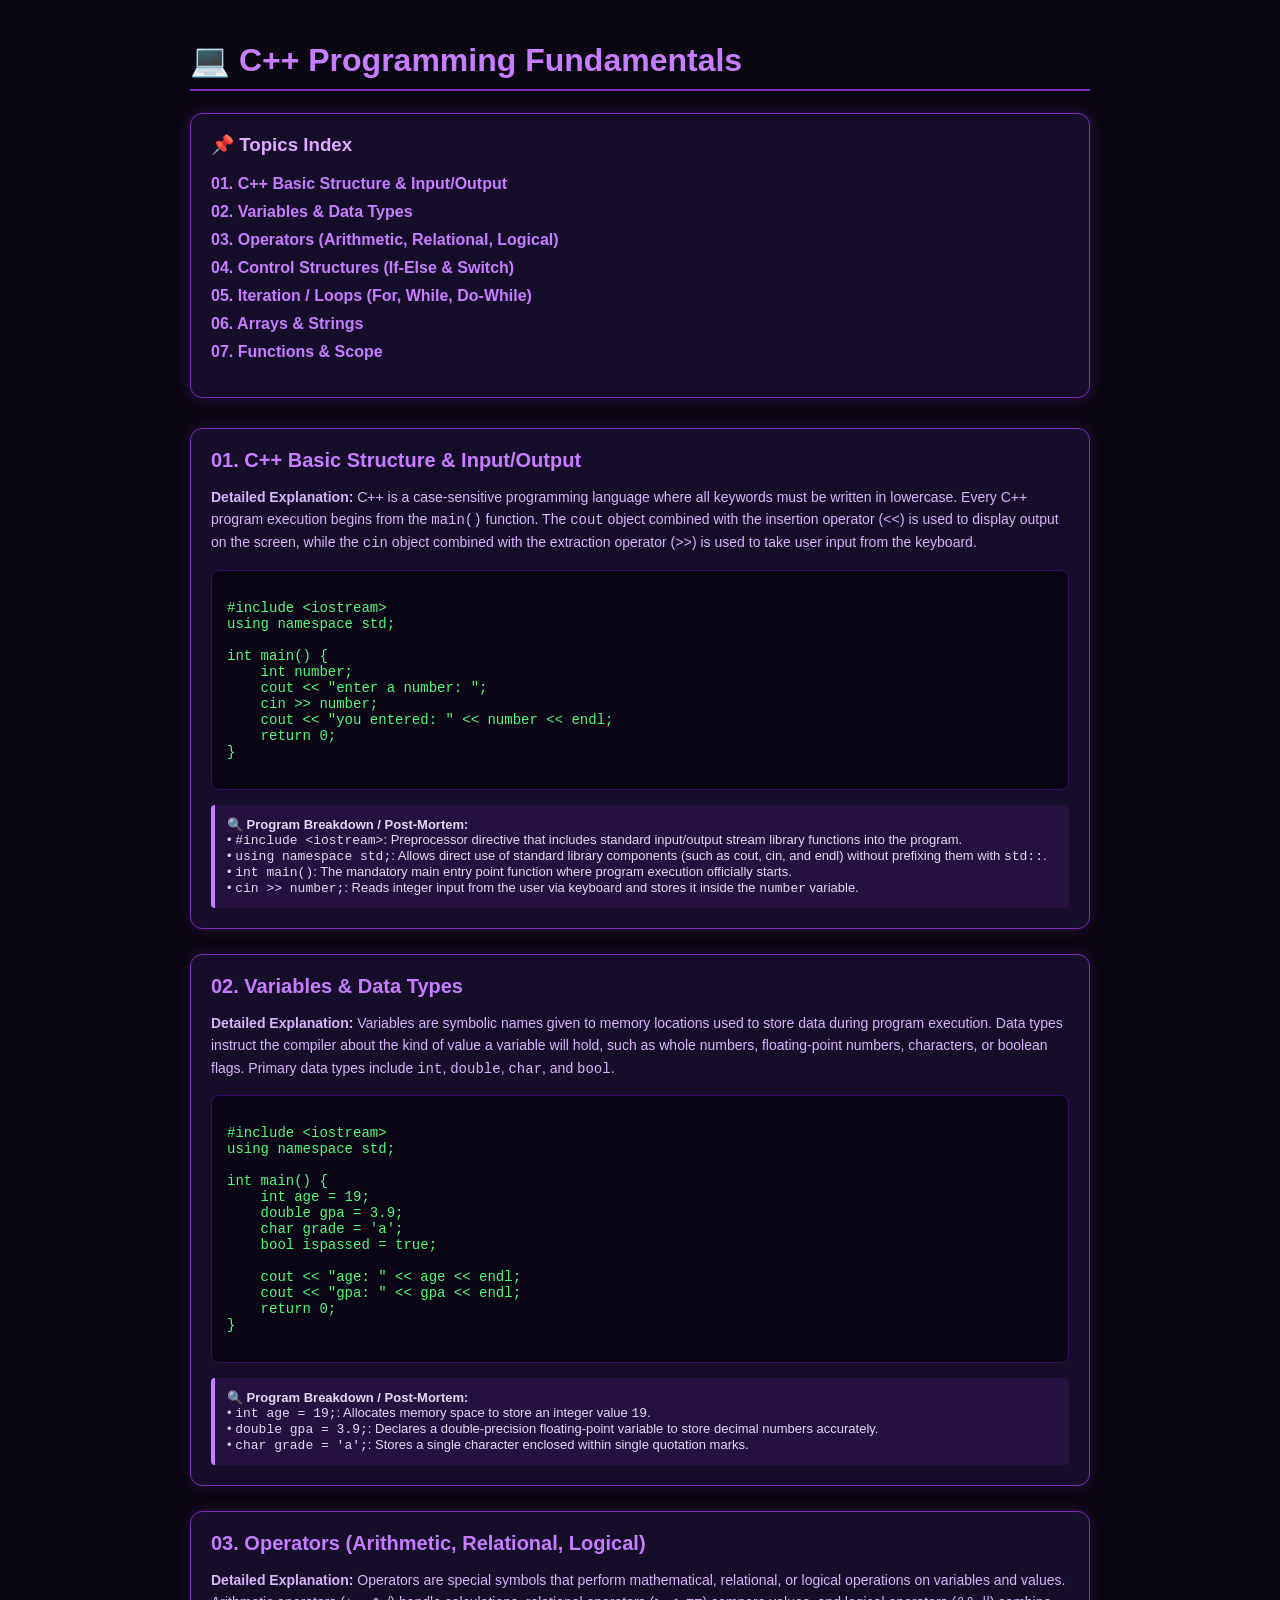
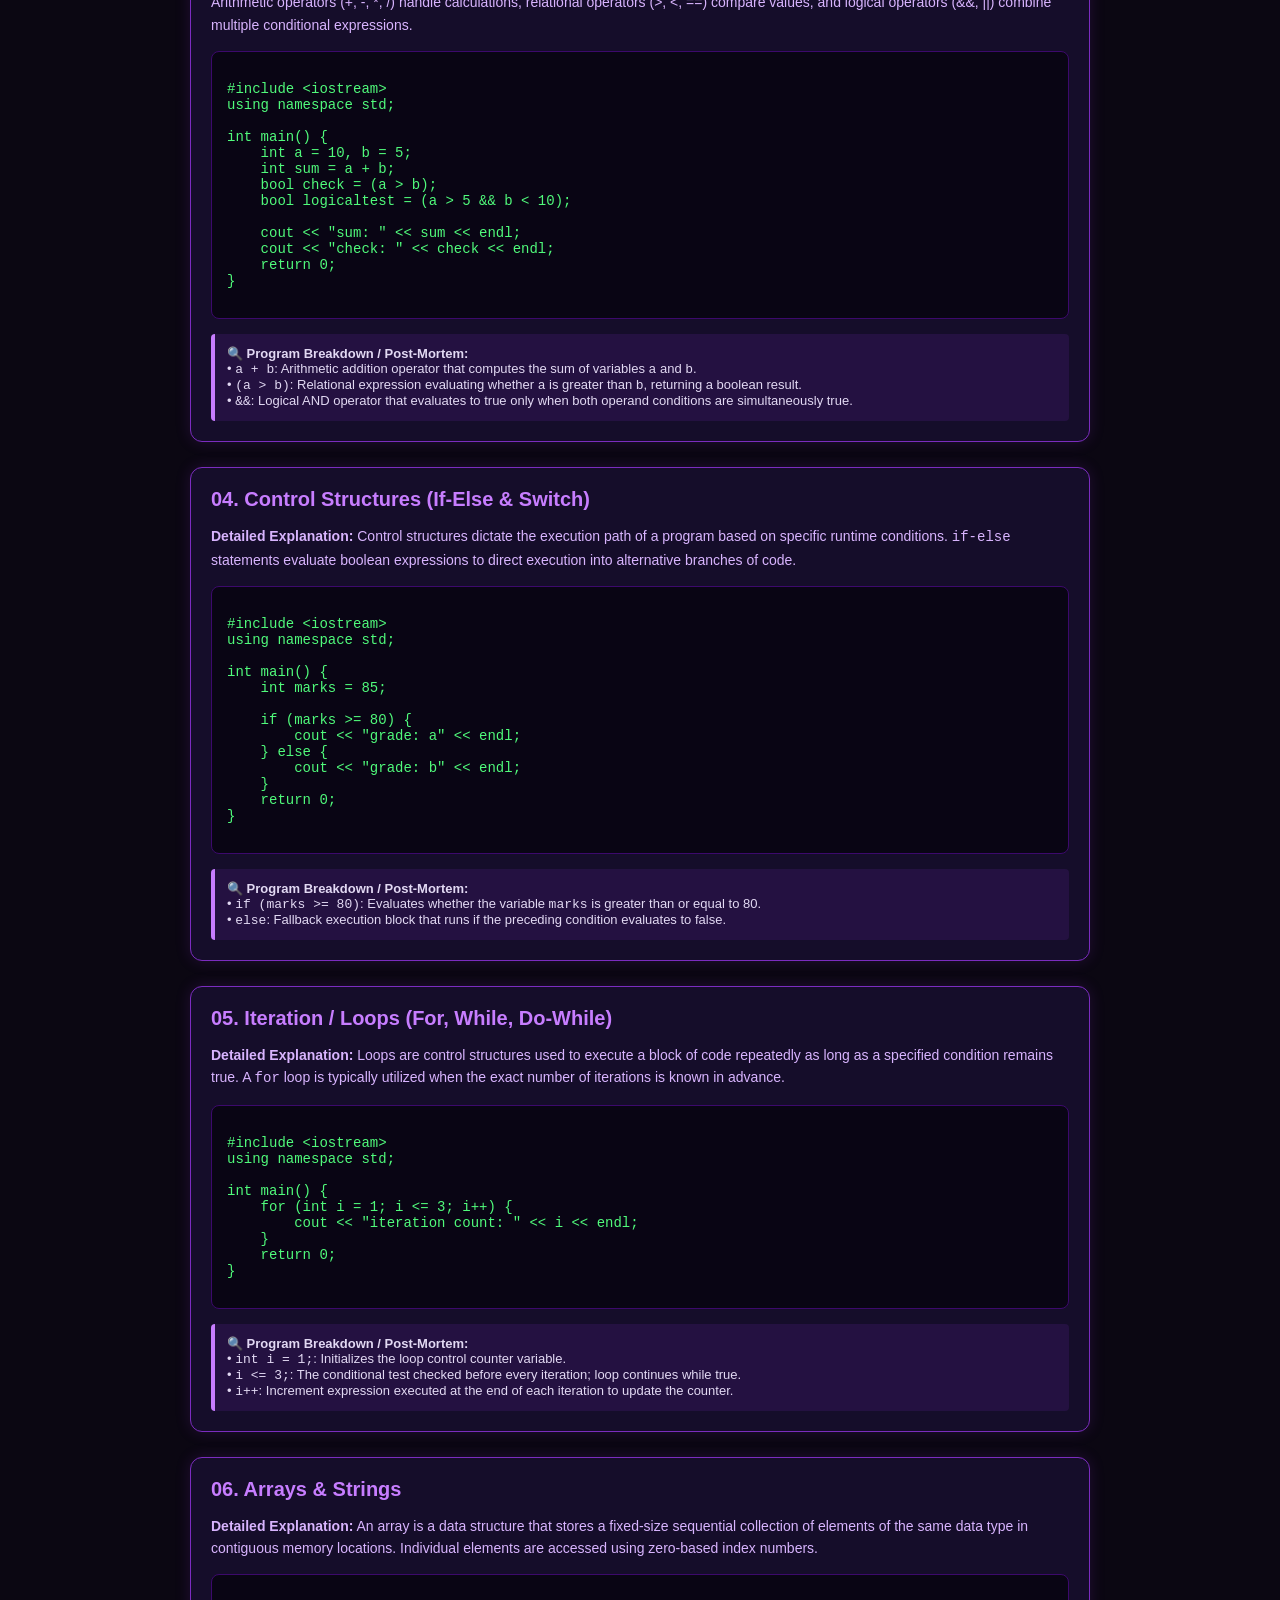
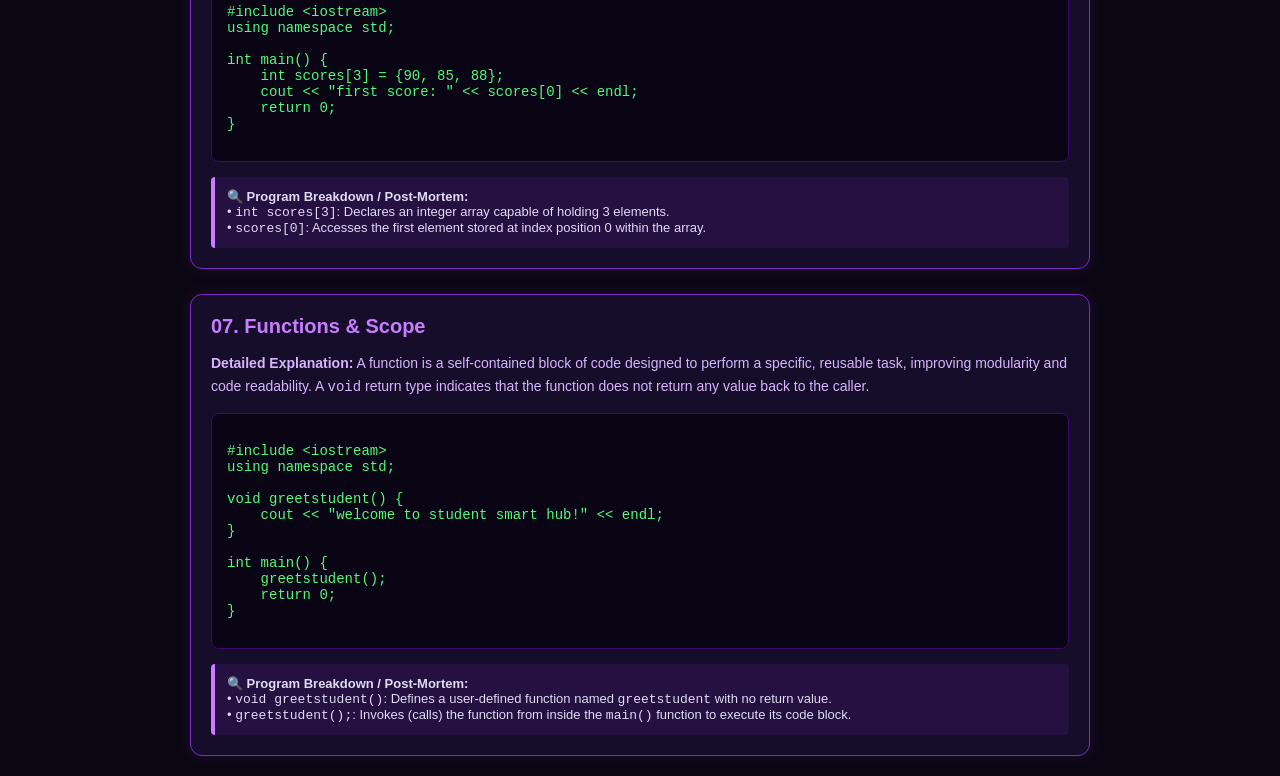
<file: cxx_basics.html>
<!DOCTYPE html>
<html lang="en">
<head>
    <meta charset="UTF-8">
    <meta name="viewport" content="width=device-width, initial-scale=1.0">
    <title>C++ Programming Fundamentals - Student Smart Hub</title>
    <style>
        body {
            background-color: #0b0712;
            color: #e2d9f3;
            font-family: 'Segoe UI', Tahoma, Geneva, Verdana, sans-serif;
            margin: 0;
            padding: 20px;
        }

        .container {
            max-width: 900px;
            margin: 0 auto;
        }

        h1 {
            color: #c77dff;
            border-bottom: 2px solid #7b2cbf;
            padding-bottom: 10px;
        }

        /* Topics Index Box */
        .topics-index-card {
            background: #150d2a;
            border: 1px solid #7b2cbf;
            border-radius: 12px;
            padding: 20px;
            margin-bottom: 30px;
            box-shadow: 0 0 15px rgba(123, 44, 191, 0.3);
        }

        .topics-index-card h3 {
            color: #e0aaff;
            margin-top: 0;
        }

        .topics-list {
            list-style: none;
            padding-left: 0;
        }

        .topics-list li {
            margin: 10px 0;
        }

        .topics-list a {
            color: #c77dff;
            text-decoration: none;
            font-weight: bold;
            transition: color 0.2s;
        }

        .topics-list a:hover {
            color: #ffffff;
            text-shadow: 0 0 8px #c77dff;
        }

        /* Post-Mortem Card Style */
        .post-mortem-card {
            background: #150d2a;
            border: 1px solid #7b2cbf;
            border-radius: 12px;
            padding: 20px;
            margin-bottom: 25px;
            box-shadow: 0 0 15px rgba(123, 44, 191, 0.2);
        }

        .topic-title {
            color: #c77dff;
            font-size: 20px;
            margin-top: 0;
            margin-bottom: 10px;
        }

        .topic-desc {
            font-size: 14px;
            line-height: 1.6;
            color: #d8b4fe;
            margin-bottom: 15px;
        }

        /* Code Block Box - Strict Lowercase Display */
        .code-box {
            background: #090514;
            border: 1px solid #3c096c;
            border-radius: 8px;
            padding: 15px;
            font-family: 'Courier New', Courier, monospace;
            font-size: 14px;
            color: #50fa7b;
            overflow-x: auto;
            text-transform: lowercase;
        }

        .breakdown-box {
            background: rgba(123, 44, 191, 0.15);
            border-left: 4px solid #c77dff;
            padding: 12px;
            margin-top: 15px;
            border-radius: 4px;
            font-size: 13px;
        }
    </style>
</head>
<body>

<div class="container">
    <h1>💻 C++ Programming Fundamentals</h1>

    <!-- 1. TOPICS INDEX LIST -->
    <div class="topics-index-card">
        <h3>📌 Topics Index</h3>
        <ul class="topics-list">
            <li><a href="#topic1">01. C++ Basic Structure & Input/Output</a></li>
            <li><a href="#topic2">02. Variables & Data Types</a></li>
            <li><a href="#topic3">03. Operators (Arithmetic, Relational, Logical)</a></li>
            <li><a href="#topic4">04. Control Structures (If-Else & Switch)</a></li>
            <li><a href="#topic5">05. Iteration / Loops (For, While, Do-While)</a></li>
            <li><a href="#topic6">06. Arrays & Strings</a></li>
            <li><a href="#topic7">07. Functions & Scope</a></li>
        </ul>
    </div>

    <!-- 2. TOPIC DEFINITIONS & POST-MORTEMS -->

    <!-- TOPIC 1 -->
    <div class="post-mortem-card" id="topic1">
        <h2 class="topic-title">01. C++ Basic Structure & Input/Output</h2>
        <p class="topic-desc">
            <strong>Detailed Explanation:</strong> C++ is a case-sensitive programming language where all keywords must be written in lowercase. Every C++ program execution begins from the <code>main()</code> function. The <code>cout</code> object combined with the insertion operator (<code>&lt;&lt;</code>) is used to display output on the screen, while the <code>cin</code> object combined with the extraction operator (<code>&gt;&gt;</code>) is used to take user input from the keyboard.
        </p>
        <div class="code-box">
<pre>
#include &lt;iostream&gt;
using namespace std;

int main() {
    int number;
    cout &lt;&lt; "enter a number: ";
    cin &gt;&gt; number;
    cout &lt;&lt; "you entered: " &lt;&lt; number &lt;&lt; endl;
    return 0;
}
</pre>
        </div>
        <div class="breakdown-box">
            <strong>🔍 Program Breakdown / Post-Mortem:</strong><br>
            • <code>#include &lt;iostream&gt;</code>: Preprocessor directive that includes standard input/output stream library functions into the program.<br>
            • <code>using namespace std;</code>: Allows direct use of standard library components (such as cout, cin, and endl) without prefixing them with <code>std::</code>.<br>
            • <code>int main()</code>: The mandatory main entry point function where program execution officially starts.<br>
            • <code>cin &gt;&gt; number;</code>: Reads integer input from the user via keyboard and stores it inside the <code>number</code> variable.
        </div>
    </div>

    <!-- TOPIC 2 -->
    <div class="post-mortem-card" id="topic2">
        <h2 class="topic-title">02. Variables & Data Types</h2>
        <p class="topic-desc">
            <strong>Detailed Explanation:</strong> Variables are symbolic names given to memory locations used to store data during program execution. Data types instruct the compiler about the kind of value a variable will hold, such as whole numbers, floating-point numbers, characters, or boolean flags. Primary data types include <code>int</code>, <code>double</code>, <code>char</code>, and <code>bool</code>.
        </p>
        <div class="code-box">
<pre>
#include &lt;iostream&gt;
using namespace std;

int main() {
    int age = 19;
    double gpa = 3.9;
    char grade = 'a';
    bool ispassed = true;

    cout &lt;&lt; "age: " &lt;&lt; age &lt;&lt; endl;
    cout &lt;&lt; "gpa: " &lt;&lt; gpa &lt;&lt; endl;
    return 0;
}
</pre>
        </div>
        <div class="breakdown-box">
            <strong>🔍 Program Breakdown / Post-Mortem:</strong><br>
            • <code>int age = 19;</code>: Allocates memory space to store an integer value <code>19</code>.<br>
            • <code>double gpa = 3.9;</code>: Declares a double-precision floating-point variable to store decimal numbers accurately.<br>
            • <code>char grade = 'a';</code>: Stores a single character enclosed within single quotation marks.
        </div>
    </div>

    <!-- TOPIC 3 -->
    <div class="post-mortem-card" id="topic3">
        <h2 class="topic-title">03. Operators (Arithmetic, Relational, Logical)</h2>
        <p class="topic-desc">
            <strong>Detailed Explanation:</strong> Operators are special symbols that perform mathematical, relational, or logical operations on variables and values. Arithmetic operators (+, -, *, /) handle calculations, relational operators (&gt;, &lt;, ==) compare values, and logical operators (&amp;&amp;, ||) combine multiple conditional expressions.
        </p>
        <div class="code-box">
<pre>
#include &lt;iostream&gt;
using namespace std;

int main() {
    int a = 10, b = 5;
    int sum = a + b; 
    bool check = (a > b); 
    bool logicaltest = (a > 5 && b < 10); 

    cout &lt;&lt; "sum: " &lt;&lt; sum &lt;&lt; endl;
    cout &lt;&lt; "check: " &lt;&lt; check &lt;&lt; endl;
    return 0;
}
</pre>
        </div>
        <div class="breakdown-box">
            <strong>🔍 Program Breakdown / Post-Mortem:</strong><br>
            • <code>a + b</code>: Arithmetic addition operator that computes the sum of variables <code>a</code> and <code>b</code>.<br>
            • <code>(a > b)</code>: Relational expression evaluating whether <code>a</code> is greater than <code>b</code>, returning a boolean result.<br>
            • <code>&amp;&amp;</code>: Logical AND operator that evaluates to true only when both operand conditions are simultaneously true.
        </div>
    </div>

    <!-- TOPIC 4 -->
    <div class="post-mortem-card" id="topic4">
        <h2 class="topic-title">04. Control Structures (If-Else & Switch)</h2>
        <p class="topic-desc">
            <strong>Detailed Explanation:</strong> Control structures dictate the execution path of a program based on specific runtime conditions. <code>if-else</code> statements evaluate boolean expressions to direct execution into alternative branches of code.
        </p>
        <div class="code-box">
<pre>
#include &lt;iostream&gt;
using namespace std;

int main() {
    int marks = 85;

    if (marks >= 80) {
        cout &lt;&lt; "grade: a" &lt;&lt; endl;
    } else {
        cout &lt;&lt; "grade: b" &lt;&lt; endl;
    }
    return 0;
}
</pre>
        </div>
        <div class="breakdown-box">
            <strong>🔍 Program Breakdown / Post-Mortem:</strong><br>
            • <code>if (marks &gt;= 80)</code>: Evaluates whether the variable <code>marks</code> is greater than or equal to 80.<br>
            • <code>else</code>: Fallback execution block that runs if the preceding condition evaluates to false.
        </div>
    </div>

    <!-- TOPIC 5 -->
    <div class="post-mortem-card" id="topic5">
        <h2 class="topic-title">05. Iteration / Loops (For, While, Do-While)</h2>
        <p class="topic-desc">
            <strong>Detailed Explanation:</strong> Loops are control structures used to execute a block of code repeatedly as long as a specified condition remains true. A <code>for</code> loop is typically utilized when the exact number of iterations is known in advance.
        </p>
        <div class="code-box">
<pre>
#include &lt;iostream&gt;
using namespace std;

int main() {
    for (int i = 1; i &lt;= 3; i++) {
        cout &lt;&lt; "iteration count: " &lt;&lt; i &lt;&lt; endl;
    }
    return 0;
}
</pre>
        </div>
        <div class="breakdown-box">
            <strong>🔍 Program Breakdown / Post-Mortem:</strong><br>
            • <code>int i = 1;</code>: Initializes the loop control counter variable.<br>
            • <code>i &lt;= 3;</code>: The conditional test checked before every iteration; loop continues while true.<br>
            • <code>i++</code>: Increment expression executed at the end of each iteration to update the counter.
        </div>
    </div>

    <!-- TOPIC 6 -->
    <div class="post-mortem-card" id="topic6">
        <h2 class="topic-title">06. Arrays & Strings</h2>
        <p class="topic-desc">
            <strong>Detailed Explanation:</strong> An array is a data structure that stores a fixed-size sequential collection of elements of the same data type in contiguous memory locations. Individual elements are accessed using zero-based index numbers.
        </p>
        <div class="code-box">
<pre>
#include &lt;iostream&gt;
using namespace std;

int main() {
    int scores[3] = {90, 85, 88};
    cout &lt;&lt; "first score: " &lt;&lt; scores[0] &lt;&lt; endl;
    return 0;
}
</pre>
        </div>
        <div class="breakdown-box">
            <strong>🔍 Program Breakdown / Post-Mortem:</strong><br>
            • <code>int scores[3]</code>: Declares an integer array capable of holding 3 elements.<br>
            • <code>scores[0]</code>: Accesses the first element stored at index position 0 within the array.
        </div>
    </div>

    <!-- TOPIC 7 -->
    <div class="post-mortem-card" id="topic7">
        <h2 class="topic-title">07. Functions & Scope</h2>
        <p class="topic-desc">
            <strong>Detailed Explanation:</strong> A function is a self-contained block of code designed to perform a specific, reusable task, improving modularity and code readability. A <code>void</code> return type indicates that the function does not return any value back to the caller.
        </p>
        <div class="code-box">
<pre>
#include &lt;iostream&gt;
using namespace std;

void greetstudent() {
    cout &lt;&lt; "welcome to student smart hub!" &lt;&lt; endl;
}

int main() {
    greetstudent();
    return 0;
}
</pre>
        </div>
        <div class="breakdown-box">
            <strong>🔍 Program Breakdown / Post-Mortem:</strong><br>
            • <code>void greetstudent()</code>: Defines a user-defined function named <code>greetstudent</code> with no return value.<br>
            • <code>greetstudent();</code>: Invokes (calls) the function from inside the <code>main()</code> function to execute its code block.
        </div>
    </div>

</div>

</body>
</html>
</file>
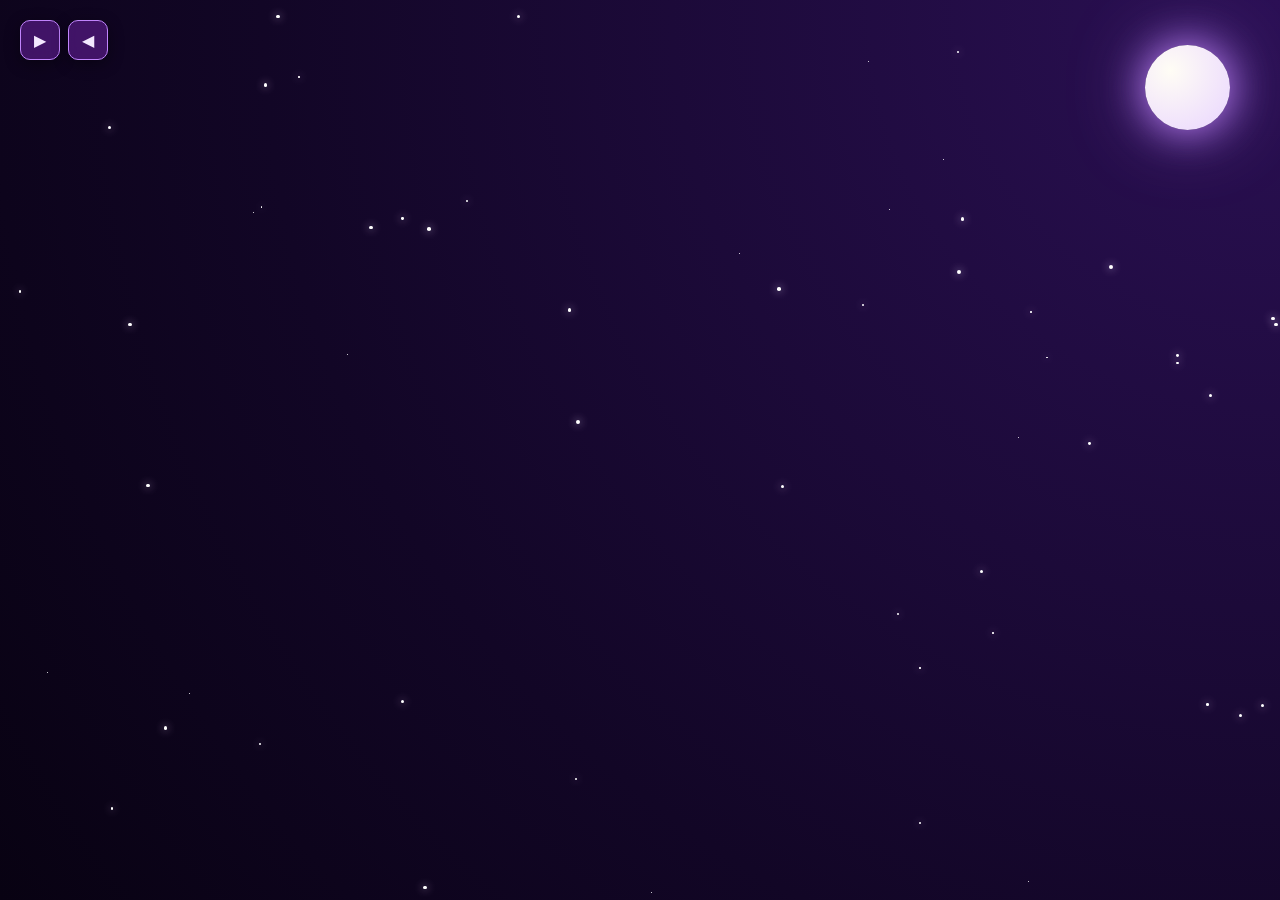
<file: dashboard.html>
<!DOCTYPE html>
<html lang="en">
<head>
    <meta charset="UTF-8">
    <meta name="viewport" content="width=device-width, initial-scale=1.0">
    <title>Purple Night Dashboard</title>
    <style>
        * {
            box-sizing: border-box;
            margin: 0;
            padding: 0;
        }
        body {
            font-family: 'Segoe UI', Tahoma, Geneva, Verdana, sans-serif;
            background: radial-gradient(circle at top right, #2b1055, #120626 65%, #080212);
            color: #f3e8ff;
            height: 100vh;
            overflow: hidden;
            position: relative;
        }

        /* Animated Moon */
        .moon {
            position: fixed;
            top: 45px;
            right: 50px;
            width: 85px;
            height: 85px;
            border-radius: 50%;
            background: radial-gradient(circle at 30% 30%, #fffdf5, #e9d5ff);
            box-shadow: 0 0 40px #c084fc, 0 0 80px rgba(192, 132, 252, 0.45);
            animation: floatMoon 5s ease-in-out infinite;
            z-index: 0;
            pointer-events: none;
        }
        @keyframes floatMoon {
            0%, 100% { transform: translateY(0px); }
            50% { transform: translateY(-12px); }
        }

        /* Twinkling Stars */
        .star {
            position: fixed;
            background: #ffffff;
            border-radius: 50%;
            box-shadow: 0 0 8px #e9d5ff;
            animation: twinkle var(--duration) ease-in-out infinite;
            z-index: 0;
            pointer-events: none;
        }
        @keyframes twinkle {
            0%, 100% { opacity: 0.2; transform: scale(0.8); }
            50% { opacity: 1; transform: scale(1.2); }
        }

        /* Top-Left Corner 2 Arrows */
        .corner-arrows {
            position: fixed;
            top: 20px;
            left: 20px;
            display: flex;
            gap: 8px;
            z-index: 10;
        }
        .corner-arrows button {
            background: rgba(88, 28, 135, 0.7);
            backdrop-filter: blur(8px);
            color: #f3e8ff;
            border: 1px solid #c084fc;
            width: 40px;
            height: 40px;
            border-radius: 10px;
            font-size: 16px;
            cursor: pointer;
            box-shadow: 0 4px 15px rgba(0, 0, 0, 0.4);
            transition: 0.2s;
        }
        .corner-arrows button:hover {
            background: #9333ea;
            transform: scale(1.08);
        }

        /* Hidden Dropdown Menu (Line by Line) */
        .side-menu {
            position: fixed;
            top: 72px;
            left: 20px;
            width: 280px;
            display: none; /* Shuru mein bilkul band rahega */
            flex-direction: column;
            gap: 10px;
            z-index: 10;
        }
        .side-menu.active {
            display: flex;
        }
        .menu-item {
            background: rgba(30, 13, 59, 0.85);
            backdrop-filter: blur(12px);
            padding: 14px 16px;
            border-left: 4px solid #c084fc;
            border-radius: 10px;
            border-top: 1px solid rgba(216, 180, 254, 0.2);
            border-right: 1px solid rgba(216, 180, 254, 0.2);
            border-bottom: 1px solid rgba(216, 180, 254, 0.2);
            font-size: 14px;
            color: #f3e8ff;
            cursor: pointer;
            box-shadow: 0 6px 20px rgba(0, 0, 0, 0.5);
            animation: popIn 0.3s ease forwards;
            transition: 0.2s;
        }
        .menu-item:hover {
            background: rgba(126, 34, 206, 0.75);
            transform: translateX(6px);
        }
        @keyframes popIn {
            from { opacity: 0; transform: translateX(-12px); }
            to { opacity: 1; transform: translateX(0); }
        }
    </style>
</head>
<body>

    <!-- Empty Night Sky with Moon & Stars -->
    <div class="moon"></div>
    <div id="starsContainer"></div>

    <!-- Corner 2 Arrows -->
    <div class="corner-arrows">
        <button onclick="toggleWorkMenu(true)" title="Open Work Menu">▶</button>
        <button onclick="toggleWorkMenu(false)" title="Close Work Menu">◀</button>
    </div>

    <!-- Line-by-Line Work Menu (Opens on Click) -->
    <div id="workMenu" class="side-menu">
        <div class="menu-item" onclick="window.location.href='index.html'">
            🌙 <strong>Module 1:</strong> Korean Quiz & Vocab
        </div>
        <div class="menu-item" onclick="alert('Module 2: C++ Long Questions jald jor denge!')">
            ✨ <strong>Module 2:</strong> C++ Exam Questions
        </div>
        <div class="menu-item" onclick="alert('Module 3: DSA Arrays & Sliding Window!')">
            🚀 <strong>Module 3:</strong> DSA Portfolio
        </div>
        <div class="menu-item" onclick="alert('Module 4: South Korea Scholarship Roadmap!')">
            🎓 <strong>Module 4:</strong> Seoul Roadmap
        </div>
    </div>

    <script>
        // Twinkling Stars Generator
        const starsContainer = document.getElementById('starsContainer');
        for (let i = 0; i < 55; i++) {
            const star = document.createElement('div');
            star.className = 'star';
            const size = Math.random() * 3 + 1 + 'px';
            star.style.width = size;
            star.style.height = size;
            star.style.top = Math.random() * 100 + 'vh';
            star.style.left = Math.random() * 100 + 'vw';
            star.style.setProperty('--duration', (Math.random() * 3 + 2) + 's');
            starsContainer.appendChild(star);
        }

        // Open / Close Corner Menu
        function toggleWorkMenu(isOpen) {
            const menu = document.getElementById('workMenu');
            if (isOpen) {
                menu.classList.add('active');
            } else {
                menu.classList.remove('active');
            }
        }
    </script>

</body>
</html>
</file>
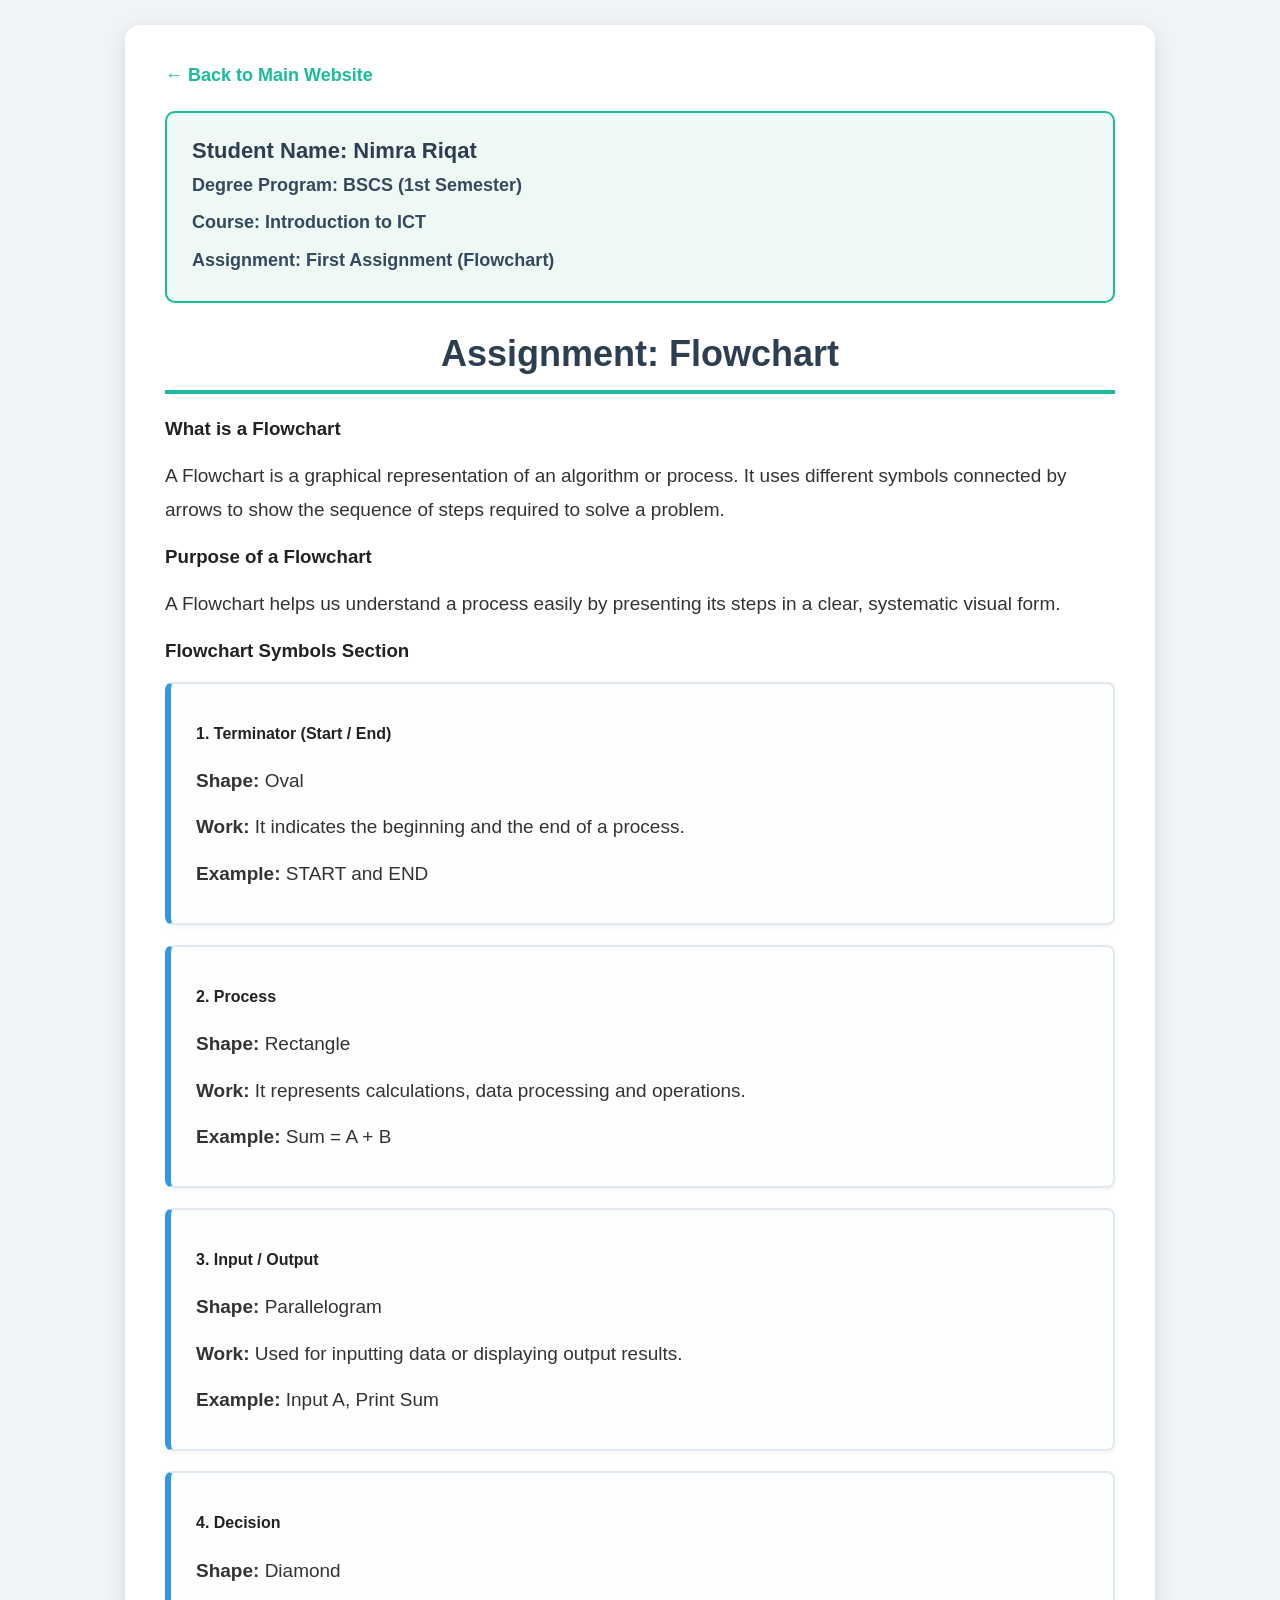
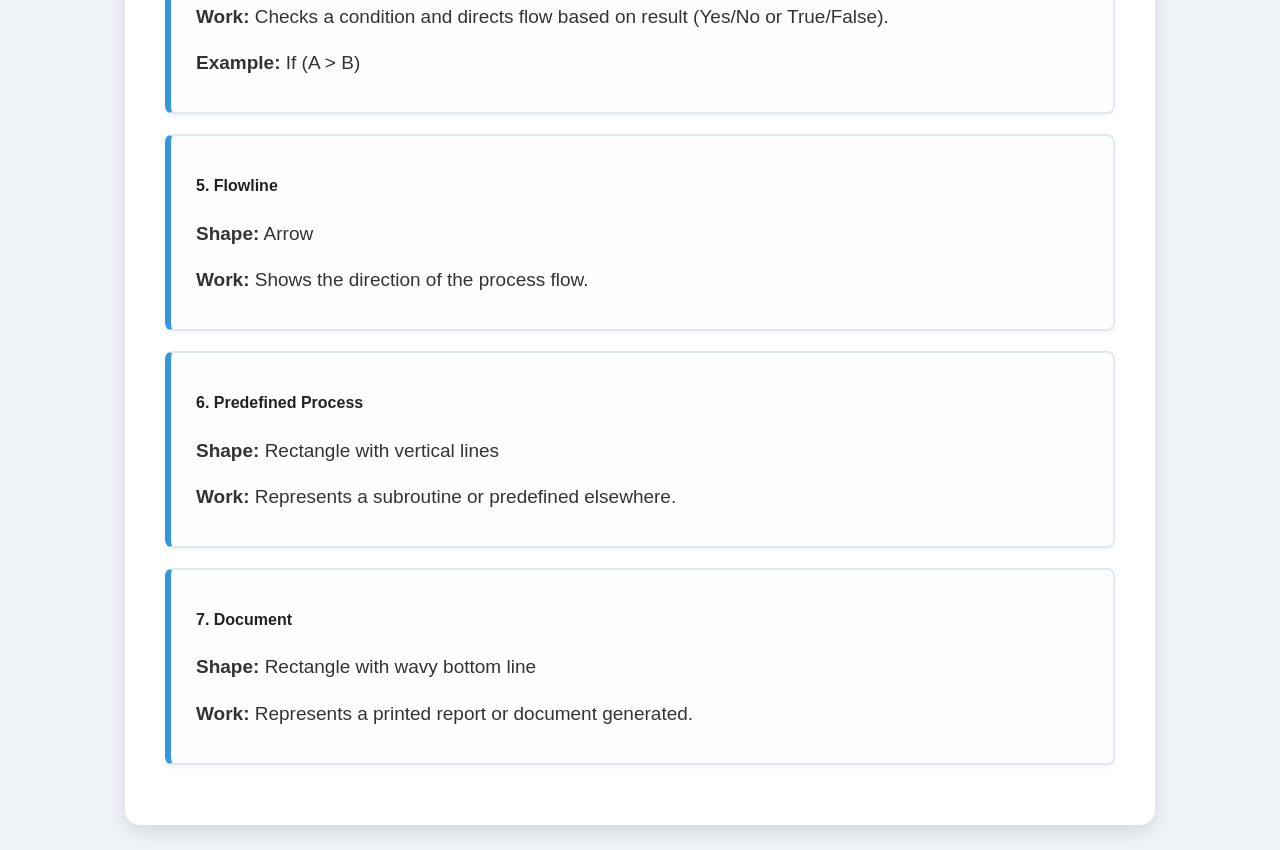
<file: flowchart.html>
<!DOCTYPE html>
<html lang="en">
<head>
    <meta charset="UTF-8">
    <meta name="viewport" content="width=device-width, initial-scale=1.0">
    <title>BSCS First Semester ICT Assignment - Flowchart</title>
    
    <style>
        body {
            background-color: #f0f4f8;
            font-family: Arial, sans-serif;
            color: #222;
            margin: 0;
            padding: 25px;
        }

        .container {
            max-width: 950px;
            margin: 0 auto;
            background: #ffffff;
            padding: 40px;
            border-radius: 15px;
            box-shadow: 0px 6px 20px rgba(0, 0, 0, 0.12);
        }

        /* Student & Course Info Header Box */
        .student-info {
            background-color: #eef9f6;
            border: 2px solid #1abc9c;
            border-radius: 10px;
            padding: 20px 25px;
            margin-bottom: 30px;
        }

        .student-info h3 {
            margin: 5px 0;
            color: #2c3e50;
            font-size: 22px;
        }

        .student-info p {
            margin: 5px 0;
            font-size: 18px;
            color: #34495e;
            font-weight: bold;
        }

        .back-btn {
            display: inline-block;
            margin-bottom: 25px;
            color: #1abc9c;
            text-decoration: none;
            font-weight: bold;
            font-size: 18px;
        }

        .back-btn:hover {
            text-decoration: underline;
        }

        h1 {
            color: #2c3e50;
            text-align: center;
            border-bottom: 4px solid #1abc9c;
            padding-bottom: 15px;
            margin-top: 0;
            font-size: 36px;
        }

        h2 {
            color: #2980b9;
            margin-top: 35px;
            border-left: 6px solid #1abc9c;
            padding-left: 12px;
            font-size: 26px;
        }

        /* Lines ka size bada aur clear text */
        p {
            font-size: 19px;
            line-height: 1.8;
            color: #333333;
            margin: 12px 0;
        }

        /* Symbols Cards styling */
        .symbol-card {
            background: #fdfefe;
            border: 2px solid #e2e8f0;
            border-left: 6px solid #3498db;
            padding: 20px 25px;
            margin: 20px 0;
            border-radius: 8px;
            box-shadow: 0px 2px 5px rgba(0,0,0,0.05);
        }

        .symbol-card h3 {
            margin-top: 0;
            color: #2c3e50;
            font-size: 22px;
        }

        /* Pre Blocks (Examples ke liye) */
        pre {
            background-color: #1e1e1e;
            color: #a6e22e;
            padding: 20px;
            border-radius: 8px;
            font-size: 18px;
            line-height: 1.6;
            overflow-x: auto;
        }

        button {
            background-color: #1abc9c;
            color: white;
            padding: 15px 30px;
            font-size: 18px;
            font-weight: bold;
            border: none;
            border-radius: 8px;
            cursor: pointer;
            display: block;
            margin: 40px auto 10px auto;
            transition: 0.3s;
        }

        button:hover {
            background-color: #16a085;
        }
    </style>
</head>
<body>

    <div class="container">
        <!-- Main Website par jane ke liye Back Link -->
        <a href="index.html" class="back-btn">&larr; Back to Main Website</a>

        <!-- Student Details Box -->
        <div class="student-info">
            <h3>Student Name: Nimra Riqat</h3>
            <p>Degree Program: BSCS (1st Semester)</p>
            <p>Course: Introduction to ICT</p>
            <p>Assignment: First Assignment (Flowchart)</p>
        </div>

        <h1>Assignment: Flowchart</h1>
        
        <h3>What is a Flowchart</h3>
<p>A Flowchart is a graphical representation of an algorithm or process. It uses different symbols connected by arrows to show the sequence of steps required to solve a problem.</p>

<h3>Purpose of a Flowchart</h3>
<p>A Flowchart helps us understand a process easily by presenting its steps in a clear, systematic visual form.</p>

<h3>Flowchart Symbols Section</h3>

<div class="symbol-card">
  <h4>1. Terminator (Start / End)</h4>
  <p><b>Shape:</b> Oval</p>
  <p><b>Work:</b> It indicates the beginning and the end of a process.</p>
  <p><b>Example:</b> START and END</p>
</div>

<div class="symbol-card">
  <h4>2. Process</h4>
  <p><b>Shape:</b> Rectangle</p>
  <p><b>Work:</b> It represents calculations, data processing and operations.</p>
  <p><b>Example:</b> Sum = A + B</p>
</div>

<div class="symbol-card">
  <h4>3. Input / Output</h4>
  <p><b>Shape:</b> Parallelogram</p>
  <p><b>Work:</b> Used for inputting data or displaying output results.</p>
  <p><b>Example:</b> Input A, Print Sum</p>
</div>

<div class="symbol-card">
  <h4>4. Decision</h4>
  <p><b>Shape:</b> Diamond</p>
  <p><b>Work:</b> Checks a condition and directs flow based on result (Yes/No or True/False).</p>
  <p><b>Example:</b> If (A > B)</p>
</div>

<div class="symbol-card">
  <h4>5. Flowline</h4>
  <p><b>Shape:</b> Arrow</p>
  <p><b>Work:</b> Shows the direction of the process flow.</p>
</div>

<div class="symbol-card">
  <h4>6. Predefined Process</h4>
  <p><b>Shape:</b> Rectangle with vertical lines</p>
  <p><b>Work:</b> Represents a subroutine or predefined elsewhere.</p>
</div>

<div class="symbol-card">
  <h4>7. Document</h4>
  <p><b>Shape:</b> Rectangle with wavy bottom line</p>
  <p><b>Work:</b> Represents a printed report or document generated.</p>
</div>
</file>
